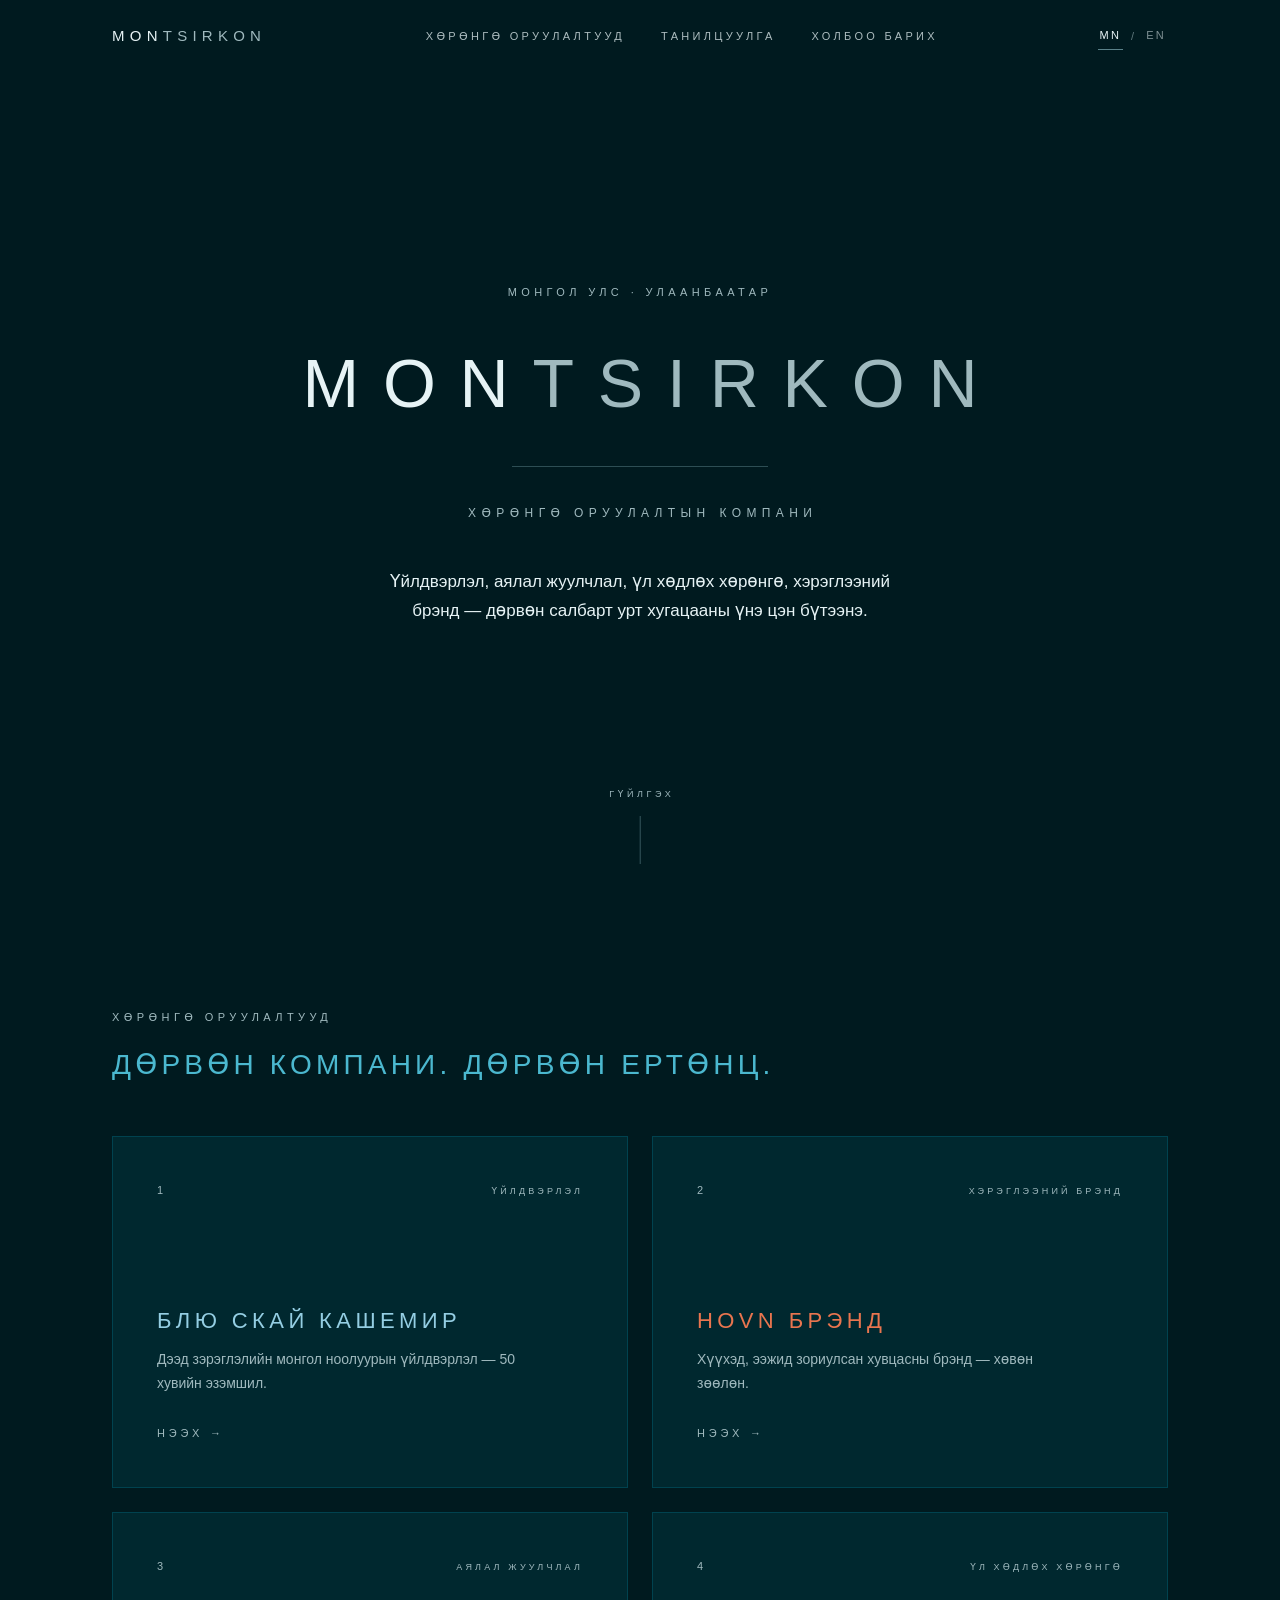
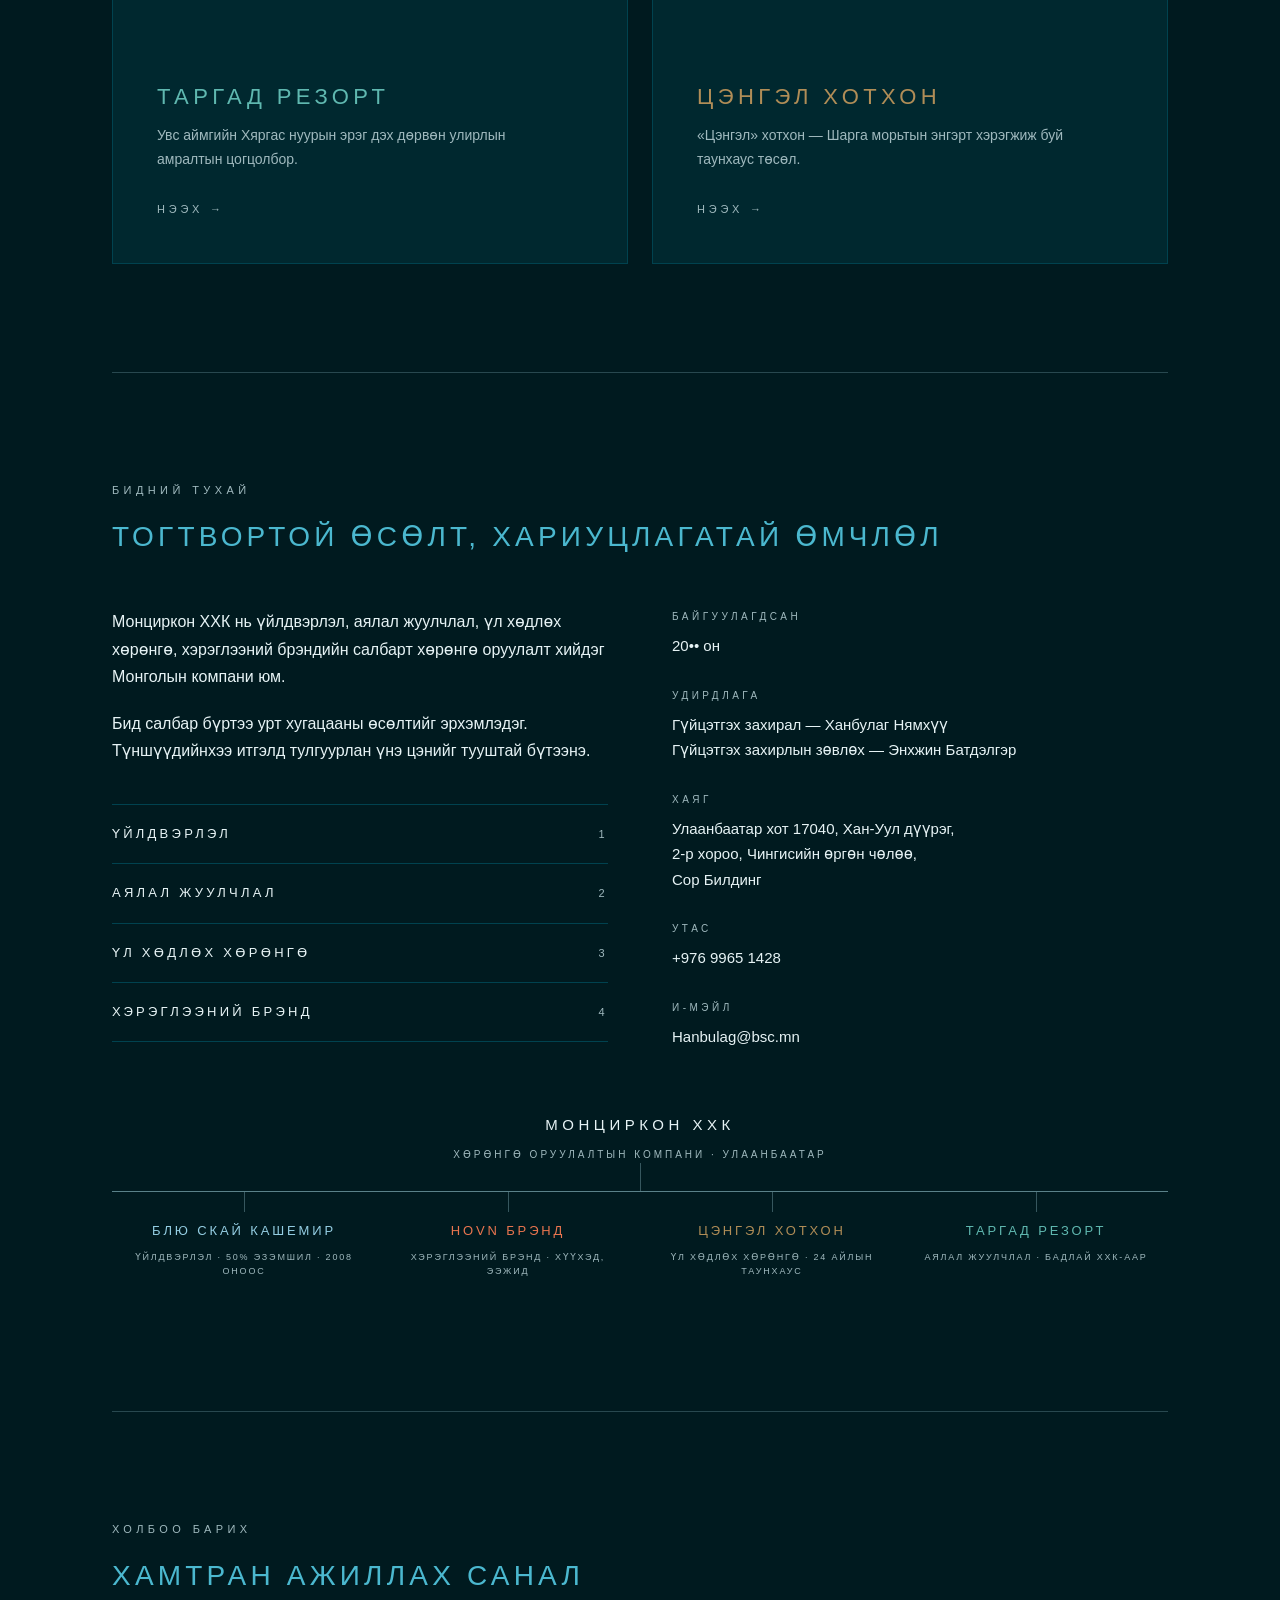
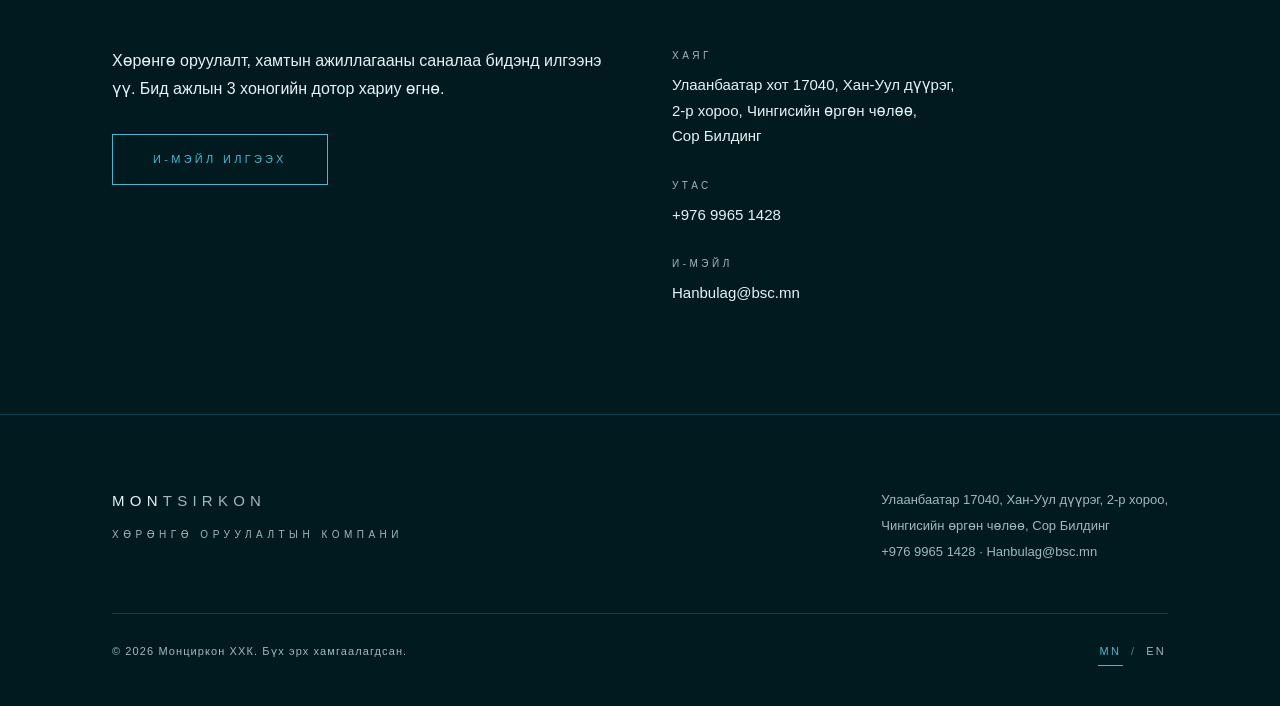
<file: index.html>
<!DOCTYPE html>
<html lang="mn">
<head>
  <meta charset="UTF-8">
  <meta name="viewport" content="width=device-width, initial-scale=1.0">
  <title>Монциркон ХХК — Хөрөнгө оруулалтын компани</title>
  <meta name="description" content="Монциркон ХХК нь үйлдвэрлэл, аялал жуулчлал, үл хөдлөх хөрөнгө, хэрэглээний брэндийн салбарт хөрөнгө оруулалт хийдэг Монголын компани юм.">
  <link rel="canonical" href="https://www.monzirkon.mn/">
  <meta property="og:type" content="website">
  <meta property="og:site_name" content="Montsirkon">
  <meta property="og:title" content="Монциркон ХХК — Хөрөнгө оруулалтын компани">
  <meta property="og:description" content="Үйлдвэрлэл, аялал жуулчлал, үл хөдлөх хөрөнгө, хэрэглээний брэнд — дөрвөн салбарт урт хугацааны үнэ цэн бүтээнэ.">
  <meta property="og:url" content="https://www.monzirkon.mn/">
  <meta property="og:locale" content="mn_MN">
  <meta property="og:locale:alternate" content="en_US">
  <meta property="og:image" content="https://www.monzirkon.mn/assets/og/og-index.jpg">
  <meta property="og:image:width" content="1200">
  <meta property="og:image:height" content="630">
  <meta name="theme-color" content="#001a1f">
  <link rel="apple-touch-icon" href="assets/apple-touch-icon.png">
  <link rel="manifest" href="site.webmanifest">
  <link rel="icon" type="image/svg+xml" href="data:image/svg+xml,%3Csvg xmlns='http://www.w3.org/2000/svg' viewBox='0 0 64 64'%3E%3Crect width='64' height='64' rx='8' fill='%23001A1F'/%3E%3Ctext x='32' y='43' font-family='Helvetica,Arial,sans-serif' font-size='30' font-weight='500' fill='%23E6F3F5' text-anchor='middle'%3EM%3C/text%3E%3C/svg%3E">
  <link rel="stylesheet" href="styles.css">
  <script>document.documentElement.classList.add("js");</script>
  <script type="application/ld+json">
{
  "@context": "https://schema.org",
  "@type": "Organization",
  "name": "Монциркон ХХК",
  "alternateName": [
    "Montsirkon",
    "Montsirkon LLC"
  ],
  "url": "https://www.monzirkon.mn/",
  "logo": "https://www.monzirkon.mn/assets/icon-512.png",
  "email": "Hanbulag@bsc.mn",
  "telephone": "+976 9965 1428",
  "address": {
    "@type": "PostalAddress",
    "streetAddress": "Чингисийн өргөн чөлөө, Сор Билдинг",
    "addressLocality": "Улаанбаатар",
    "addressRegion": "Хан-Уул дүүрэг, 2-р хороо",
    "postalCode": "17040",
    "addressCountry": "MN"
  }
}
  </script>
</head>
<body>
  <a class="skip-link" href="#main" data-i18n="a11y.skip">Агуулга руу очих</a>

  <header class="site-header">
    <div class="header-inner">
      <a class="wordmark" href="index.html" aria-label="Montsirkon — нүүр хуудас">MON<span>TSIRKON</span></a>
      <nav class="site-nav" id="site-nav" aria-label="Үндсэн цэс">
        <a href="#portfolio" data-i18n="nav.portfolio">Хөрөнгө оруулалтууд</a>
        <a href="#about" data-i18n="nav.about">Танилцуулга</a>
        <a href="#contact" data-i18n="nav.contact">Холбоо барих</a>
      </nav>
      <div class="lang-toggle" role="group" aria-label="Хэл / Language">
        <button type="button" data-lang="mn" aria-pressed="true">MN</button>
        <span class="lang-sep" aria-hidden="true">/</span>
        <button type="button" data-lang="en" aria-pressed="false">EN</button>
      </div>
      <button class="nav-toggle" type="button" aria-expanded="false" aria-controls="site-nav" aria-label="Цэс"></button>
    </div>
  </header>

  <main id="main">

    <!-- HERO — typography is the design -->
    <section class="hero">
      <p class="label hero-label" data-i18n="hero.label">Монгол Улс · Улаанбаатар</p>
      <h1 class="hero-wordmark">MON<span>TSIRKON</span></h1>
      <hr class="hero-rule" aria-hidden="true">
      <p class="hero-descriptor" data-i18n="brand.descriptor">Хөрөнгө оруулалтын компани</p>
      <p class="hero-tagline" data-i18n="hero.tagline">Үйлдвэрлэл, аялал жуулчлал, үл хөдлөх хөрөнгө, хэрэглээний брэнд — дөрвөн салбарт урт хугацааны үнэ цэн бүтээнэ.</p>
      <p class="scroll-cue" aria-hidden="true"><span data-i18n="hero.scroll">Гүйлгэх</span></p>
    </section>

    <!-- PORTFOLIO — the windows -->
    <section class="section" id="portfolio">
      <div class="container">
        <div class="section-head reveal">
          <p class="label" data-i18n="portfolio.label">Хөрөнгө оруулалтууд</p>
          <h2 data-i18n="portfolio.title">Дөрвөн компани. Дөрвөн ертөнц.</h2>
        </div>
        <div class="windows">
          <a class="window-card reveal" href="bluesky.html" style="--card-accent:#94cee3">
            <div class="card-top">
              <span class="card-index">1</span>
              <span class="card-sector" data-i18n="portfolio.sector1">Үйлдвэрлэл</span>
            </div>
            <div>
              <h3 class="card-name" data-i18n="portfolio.name1">Блю Скай Кашемир</h3>
              <p class="card-desc" data-i18n="portfolio.desc1">Дээд зэрэглэлийн монгол ноолуурын үйлдвэрлэл — 50 хувийн эзэмшил.</p>
              <p class="card-open" data-i18n="common.open">Нээх →</p>
            </div>
          </a>
          <a class="window-card reveal" href="hovn.html" style="--card-accent:#e9754f">
            <div class="card-top">
              <span class="card-index">2</span>
              <span class="card-sector" data-i18n="portfolio.sector2">Хэрэглээний брэнд</span>
            </div>
            <div>
              <h3 class="card-name" data-i18n="portfolio.name2">HOVN брэнд</h3>
              <p class="card-desc" data-i18n="portfolio.desc2">Хүүхэд, ээжид зориулсан хувцасны брэнд — хөвөн зөөлөн.</p>
              <p class="card-open" data-i18n="common.open">Нээх →</p>
            </div>
          </a>
          <a class="window-card reveal" href="targad.html" style="--card-accent:#5fb8b0">
            <div class="card-top">
              <span class="card-index">3</span>
              <span class="card-sector" data-i18n="portfolio.sector3">Аялал жуулчлал</span>
            </div>
            <div>
              <h3 class="card-name" data-i18n="portfolio.name3">Таргад резорт</h3>
              <p class="card-desc" data-i18n="portfolio.desc3">Увс аймгийн Хяргас нуурын эрэг дэх дөрвөн улирлын амралтын цогцолбор.</p>
              <p class="card-open" data-i18n="common.open">Нээх →</p>
            </div>
          </a>
          <a class="window-card reveal" href="residence.html" style="--card-accent:#b08d57">
            <div class="card-top">
              <span class="card-index">4</span>
              <span class="card-sector" data-i18n="portfolio.sector4">Үл хөдлөх хөрөнгө</span>
            </div>
            <div>
              <h3 class="card-name" data-i18n="portfolio.name4">Цэнгэл хотхон</h3>
              <p class="card-desc" data-i18n="portfolio.desc4">«Цэнгэл» хотхон — Шарга морьтын энгэрт хэрэгжиж буй таунхаус төсөл.</p>
              <p class="card-open" data-i18n="common.open">Нээх →</p>
            </div>
          </a>
        </div>
      </div>
    </section>

    <div class="container"><hr class="rule"></div>

    <!-- ABOUT -->
    <section class="section" id="about">
      <div class="container">
        <div class="section-head reveal">
          <p class="label" data-i18n="about.label">Бидний тухай</p>
          <h2 data-i18n="about.title">Тогтвортой өсөлт, хариуцлагатай өмчлөл</h2>
        </div>
        <div class="grid-2">
          <div class="prose reveal">
            <p data-i18n="about.p1">Монциркон ХХК нь үйлдвэрлэл, аялал жуулчлал, үл хөдлөх хөрөнгө, хэрэглээний брэндийн салбарт хөрөнгө оруулалт хийдэг Монголын компани юм.</p>
            <p data-i18n="about.p2">Бид салбар бүртээ урт хугацааны өсөлтийг эрхэмлэдэг. Түншүүдийнхээ итгэлд тулгуурлан үнэ цэнийг тууштай бүтээнэ.</p>
            <ul class="pillars" style="margin-top:2.5rem" aria-label="Салбарууд">
              <li><span data-i18n="about.pillar1">Үйлдвэрлэл</span><span class="pillar-index">1</span></li>
              <li><span data-i18n="about.pillar2">Аялал жуулчлал</span><span class="pillar-index">2</span></li>
              <li><span data-i18n="about.pillar3">Үл хөдлөх хөрөнгө</span><span class="pillar-index">3</span></li>
              <li><span data-i18n="about.pillar4">Хэрэглээний брэнд</span><span class="pillar-index">4</span></li>
            </ul>
          </div>
          <dl class="meta-list reveal">
            <div>
              <dt data-i18n="about.founded.label">Байгуулагдсан</dt>
              <dd data-i18n="about.founded.value">20•• он</dd> <!-- VERIFY: founding year -->
            </div>
            <div>
              <dt data-i18n="about.leadership.label">Удирдлага</dt>
              <dd data-i18n="about.leadership.value">Гүйцэтгэх захирал — Ханбулаг Нямхүү<br>Гүйцэтгэх захирлын зөвлөх — Энхжин Батдэлгэр</dd>
            </div>
            <div>
              <dt data-i18n="contact.address.label">Хаяг</dt>
              <dd data-i18n="contact.address">Улаанбаатар хот 17040, Хан-Уул дүүрэг,<br>2-р хороо, Чингисийн өргөн чөлөө,<br>Сор Билдинг</dd>
            </div>
            <div>
              <dt data-i18n="contact.phone.label">Утас</dt>
              <dd><a href="tel:+97699651428">+976 9965 1428</a></dd>
            </div>
            <div>
              <dt data-i18n="contact.email.label">И-мэйл</dt>
              <dd><a href="mailto:Hanbulag@bsc.mn">Hanbulag@bsc.mn</a></dd>
            </div>
          </dl>
        </div>
        <div class="group-map reveal" aria-label="Группийн бүтэц">
          <div class="group-root">
            <span class="group-name">Монциркон ХХК</span>
            <span class="group-sub" data-i18n="group.root">Хөрөнгө оруулалтын компани · Улаанбаатар</span>
          </div>
          <div class="group-branches">
            <a class="group-node" href="bluesky.html" style="--card-accent:#94cee3">
              <span class="group-node-name" data-i18n="portfolio.name1">Блю Скай Кашемир</span>
              <span class="group-node-sub" data-i18n="group.n1">Үйлдвэрлэл · 50% эзэмшил · 2008 оноос</span>
            </a>
            <a class="group-node" href="hovn.html" style="--card-accent:#e9754f">
              <span class="group-node-name" data-i18n="portfolio.name2">HOVN брэнд</span>
              <span class="group-node-sub" data-i18n="group.n2">Хэрэглээний брэнд · хүүхэд, ээжид</span>
            </a>
            <a class="group-node" href="residence.html" style="--card-accent:#b08d57">
              <span class="group-node-name" data-i18n="portfolio.name4">Цэнгэл хотхон</span>
              <span class="group-node-sub" data-i18n="group.n3">Үл хөдлөх хөрөнгө · 24 айлын таунхаус</span>
            </a>
            <a class="group-node" href="targad.html" style="--card-accent:#5fb8b0">
              <span class="group-node-name" data-i18n="portfolio.name3">Таргад резорт</span>
              <span class="group-node-sub" data-i18n="group.n4">Аялал жуулчлал · Бадлай ХХК-аар</span>
            </a>
          </div>
        </div>
      </div>
    </section>

    <div class="container"><hr class="rule"></div>

    <!-- CONTACT -->
    <section class="section" id="contact">
      <div class="container">
        <div class="section-head reveal">
          <p class="label" data-i18n="contactSec.label">Холбоо барих</p>
          <h2 data-i18n="contactSec.title">Хамтран ажиллах санал</h2>
        </div>
        <div class="grid-2 reveal">
          <div class="prose">
            <p data-i18n="contactSec.p1">Хөрөнгө оруулалт, хамтын ажиллагааны саналаа бидэнд илгээнэ үү. Бид ажлын 3 хоногийн дотор хариу өгнө.</p>
            <p style="margin-top:2rem"><a class="btn" href="mailto:Hanbulag@bsc.mn" data-i18n="contactSec.cta">И-мэйл илгээх</a></p>
          </div>
          <dl class="meta-list">
            <div>
              <dt data-i18n="contact.address.label">Хаяг</dt>
              <dd data-i18n="contact.address">Улаанбаатар хот 17040, Хан-Уул дүүрэг,<br>2-р хороо, Чингисийн өргөн чөлөө,<br>Сор Билдинг</dd>
            </div>
            <div>
              <dt data-i18n="contact.phone.label">Утас</dt>
              <dd><a href="tel:+97699651428">+976 9965 1428</a></dd>
            </div>
            <div>
              <dt data-i18n="contact.email.label">И-мэйл</dt>
              <dd><a href="mailto:Hanbulag@bsc.mn">Hanbulag@bsc.mn</a></dd>
            </div>
          </dl>
        </div>
      </div>
    </section>
  </main>

  <footer class="site-footer">
    <div class="container">
      <div class="footer-grid">
        <div class="footer-brand">
          <a class="wordmark" href="index.html">MON<span>TSIRKON</span></a>
          <span class="wordmark-descriptor" data-i18n="brand.descriptor">Хөрөнгө оруулалтын компани</span>
        </div>
        <address class="footer-contact">
          <span data-i18n="footer.address">Улаанбаатар 17040, Хан-Уул дүүрэг, 2-р хороо,<br>Чингисийн өргөн чөлөө, Сор Билдинг</span><br>
          <a href="tel:+97699651428">+976 9965 1428</a> · <a href="mailto:Hanbulag@bsc.mn">Hanbulag@bsc.mn</a>
        </address>
      </div>
      <div class="footer-bottom">
        <span data-i18n="footer.rights">© 2026 Монциркон ХХК. Бүх эрх хамгаалагдсан.</span>
        <div class="lang-toggle" role="group" aria-label="Хэл / Language">
          <button type="button" data-lang="mn" aria-pressed="true">MN</button>
          <span class="lang-sep" aria-hidden="true">/</span>
          <button type="button" data-lang="en" aria-pressed="false">EN</button>
        </div>
      </div>
    </div>
  </footer>

  <script>
    window.PAGE_I18N = {
      "meta.title": {
        "mn": "Монциркон ХХК — Хөрөнгө оруулалтын компани",
        "en": "Montsirkon LLC — Investment Company"
      },
      "meta.desc": {
        "mn": "Монциркон ХХК нь үйлдвэрлэл, аялал жуулчлал, үл хөдлөх хөрөнгө, хэрэглээний брэндийн салбарт хөрөнгө оруулалт хийдэг Монголын компани юм.",
        "en": "Montsirkon LLC is a diversified Mongolian investment company with holdings in manufacturing, tourism, real estate and consumer brands."
      },
      "a11y.skip": {
        "mn": "Агуулга руу очих",
        "en": "Skip to content"
      },
      "hero.label": {
        "mn": "Монгол Улс · Улаанбаатар",
        "en": "Ulaanbaatar · Mongolia"
      },
      "hero.tagline": {
        "mn": "Үйлдвэрлэл, аялал жуулчлал, үл хөдлөх хөрөнгө, хэрэглээний брэнд — дөрвөн салбарт урт хугацааны үнэ цэн бүтээнэ.",
        "en": "Building long-term value across manufacturing, tourism, real estate and consumer brands."
      },
      "hero.scroll": {
        "mn": "Гүйлгэх",
        "en": "Scroll"
      },
      "about.label": {
        "mn": "Бидний тухай",
        "en": "About us"
      },
      "about.title": {
        "mn": "Тогтвортой өсөлт, хариуцлагатай өмчлөл",
        "en": "Enduring growth, responsible ownership"
      },
      "about.p1": {
        "mn": "Монциркон ХХК нь үйлдвэрлэл, аялал жуулчлал, үл хөдлөх хөрөнгө, хэрэглээний брэндийн салбарт хөрөнгө оруулалт хийдэг Монголын компани юм.",
        "en": "Montsirkon LLC is a diversified Mongolian investment company with holdings in manufacturing, tourism, real estate and consumer brands."
      },
      "about.p2": {
        "mn": "Бид салбар бүртээ урт хугацааны өсөлтийг эрхэмлэдэг. Түншүүдийнхээ итгэлд тулгуурлан үнэ цэнийг тууштай бүтээнэ.",
        "en": "In every sector we favour long-term growth. We build value consistently, on the trust of our partners."
      },
      "about.pillar1": {
        "mn": "Үйлдвэрлэл",
        "en": "Manufacturing"
      },
      "about.pillar2": {
        "mn": "Аялал жуулчлал",
        "en": "Tourism"
      },
      "about.pillar3": {
        "mn": "Үл хөдлөх хөрөнгө",
        "en": "Real estate"
      },
      "about.pillar4": {
        "mn": "Хэрэглээний брэнд",
        "en": "Consumer brands"
      },
      "about.founded.label": {
        "mn": "Байгуулагдсан",
        "en": "Founded"
      },
      "about.founded.value": {
        "mn": "20•• он",
        "en": "20••"
      },
      "about.leadership.label": {
        "mn": "Удирдлага",
        "en": "Leadership"
      },
      "about.leadership.value": {
        "mn": "Гүйцэтгэх захирал — Ханбулаг Нямхүү<br>Гүйцэтгэх захирлын зөвлөх — Энхжин Батдэлгэр",
        "en": "Managing Director — Khanbulag Nyamkhuu<br>Adviser to the Managing Director — Enkhjin Batdelger"
      },
      "portfolio.label": {
        "mn": "Хөрөнгө оруулалтууд",
        "en": "Portfolio"
      },
      "portfolio.title": {
        "mn": "Дөрвөн компани. Дөрвөн ертөнц.",
        "en": "Four companies. Four worlds."
      },
      "portfolio.name1": {
        "mn": "Блю Скай Кашемир",
        "en": "Blue Sky Cashmere"
      },
      "portfolio.name2": {
        "mn": "HOVN брэнд",
        "en": "HOVN"
      },
      "portfolio.name3": {
        "mn": "Таргад резорт",
        "en": "Targad Resort"
      },
      "portfolio.name4": {
        "mn": "Цэнгэл хотхон",
        "en": "Tsengel Residence"
      },
      "portfolio.sector1": {
        "mn": "Үйлдвэрлэл",
        "en": "Manufacturing"
      },
      "portfolio.sector2": {
        "mn": "Хэрэглээний брэнд",
        "en": "Consumer brand"
      },
      "portfolio.sector3": {
        "mn": "Аялал жуулчлал",
        "en": "Tourism"
      },
      "portfolio.sector4": {
        "mn": "Үл хөдлөх хөрөнгө",
        "en": "Real estate"
      },
      "portfolio.desc1": {
        "mn": "Дээд зэрэглэлийн монгол ноолуурын үйлдвэрлэл — 50 хувийн эзэмшил.",
        "en": "Premium Mongolian cashmere manufacturing — 50% ownership."
      },
      "portfolio.desc2": {
        "mn": "Хүүхэд, ээжид зориулсан хувцасны брэнд — хөвөн зөөлөн.",
        "en": "Clothing for children and their moms — floats on clouds."
      },
      "portfolio.desc3": {
        "mn": "Увс аймгийн Хяргас нуурын эрэг дэх дөрвөн улирлын амралтын цогцолбор.",
        "en": "A four-season resort on Khyargas Lake, Uvs Province."
      },
      "portfolio.desc4": {
        "mn": "«Цэнгэл» хотхон — Шарга морьтын энгэрт хэрэгжиж буй таунхаус төсөл.",
        "en": "Tsengel — a townhouse complex taking shape at Sharga Morit, Ulaanbaatar."
      },
      "contactSec.label": {
        "mn": "Холбоо барих",
        "en": "Contact"
      },
      "contactSec.title": {
        "mn": "Хамтран ажиллах санал",
        "en": "Working together"
      },
      "contactSec.p1": {
        "mn": "Хөрөнгө оруулалт, хамтын ажиллагааны саналаа бидэнд илгээнэ үү. Бид ажлын 3 хоногийн дотор хариу өгнө.",
        "en": "For investment and partnership enquiries, write to us — we reply within three working days."
      },
      "contactSec.cta": {
        "mn": "И-мэйл илгээх",
        "en": "Send an email"
      },
      "group.root": {
        "mn": "Хөрөнгө оруулалтын компани · Улаанбаатар",
        "en": "Investment company · Ulaanbaatar"
      },
      "group.n1": {
        "mn": "Үйлдвэрлэл · 50% эзэмшил · 2008 оноос",
        "en": "Manufacturing · 50% holding · since 2008"
      },
      "group.n2": {
        "mn": "Хэрэглээний брэнд · хүүхэд, ээжид",
        "en": "Consumer brand · children and their moms"
      },
      "group.n3": {
        "mn": "Үл хөдлөх хөрөнгө · 24 айлын таунхаус",
        "en": "Real estate · 24 townhomes"
      },
      "group.n4": {
        "mn": "Аялал жуулчлал · Бадлай ХХК-аар",
        "en": "Tourism · via Badlai LLC"
      }
    };
  </script>
  <script src="app.js" defer></script>
</body>
</html>
</file>
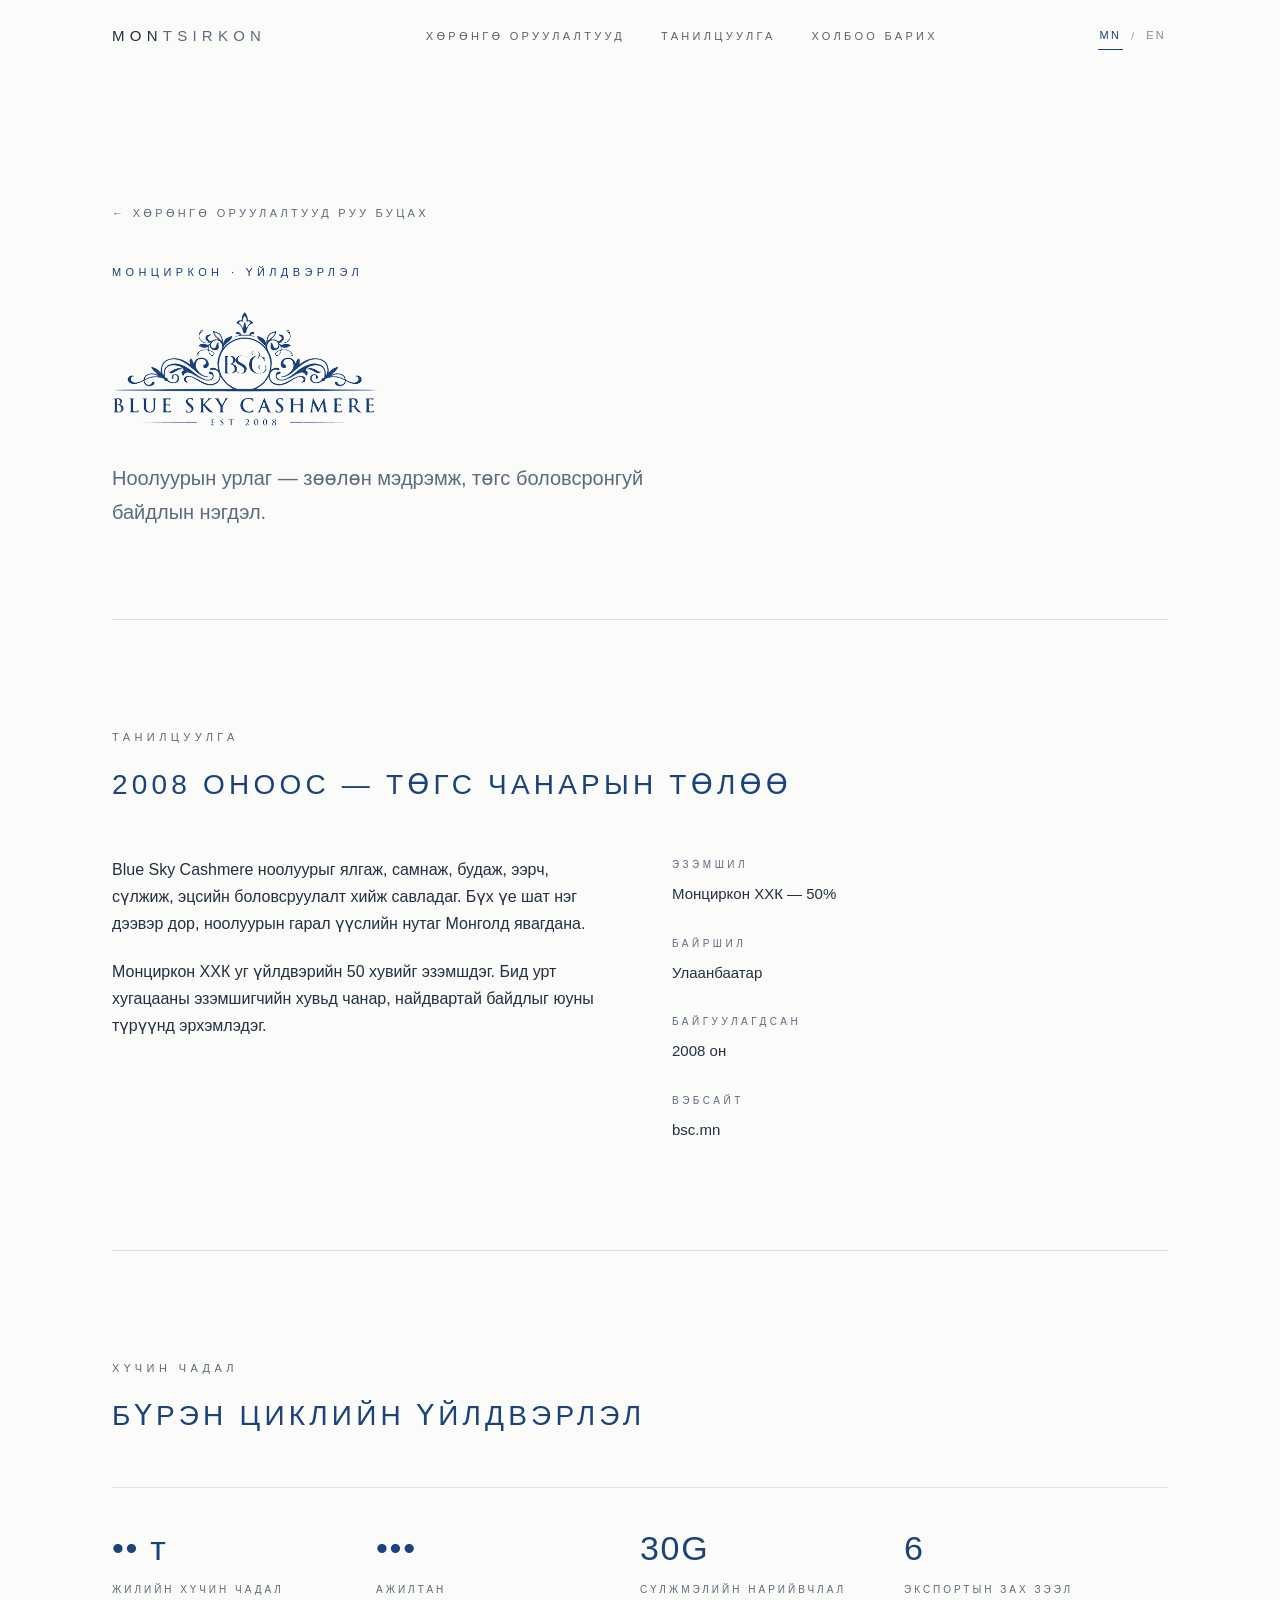
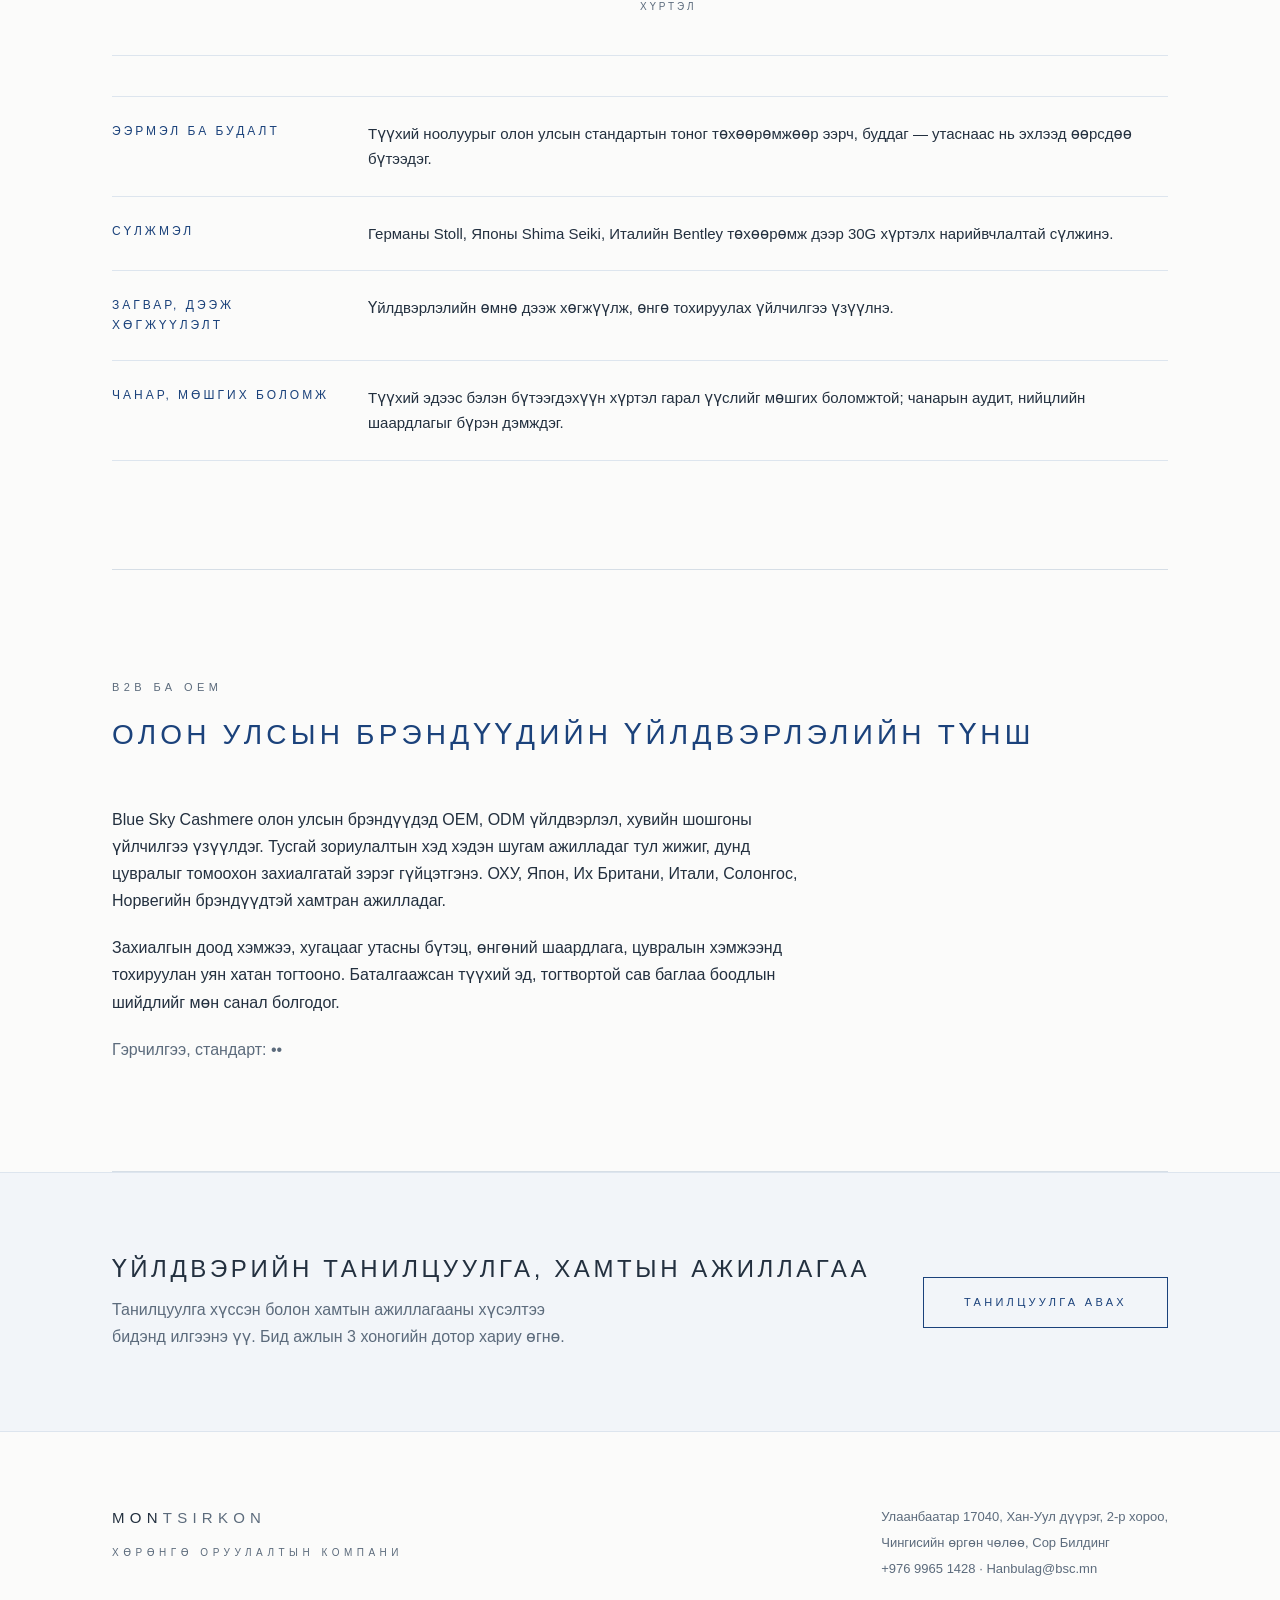
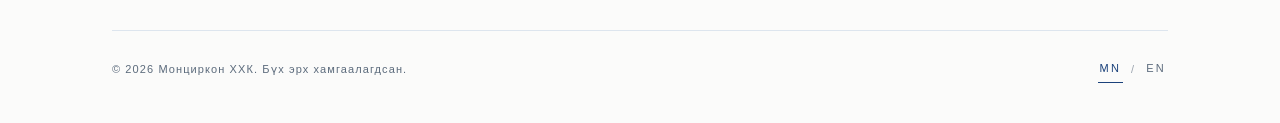
<file: bluesky.html>
<!DOCTYPE html>
<html lang="mn">
<head>
  <meta charset="UTF-8">
  <meta name="viewport" content="width=device-width, initial-scale=1.0">
  <title>Blue Sky Cashmere — Монциркон ХХК</title>
  <meta name="description" content="Ноолуурын урлаг, 2008 оноос. Будалт, ээрмэл, сүлжмэлийн бүрэн нэгдсэн монгол үйлдвэр — олон улсын брэндүүдийн OEM, B2B түнш. Монциркон ХХК-ийн 50 хувийн эзэмшил.">
  <link rel="canonical" href="https://www.monzirkon.mn/bluesky.html">
  <meta property="og:type" content="website">
  <meta property="og:site_name" content="Montsirkon">
  <meta property="og:title" content="Blue Sky Cashmere — Монциркон ХХК">
  <meta property="og:description" content="Ноолуурын урлаг, 2008 оноос. Будалт, ээрмэл, сүлжмэлийн бүрэн нэгдсэн монгол үйлдвэр — олон улсын брэндүүдийн OEM, B2B түнш.">
  <meta property="og:url" content="https://www.monzirkon.mn/bluesky.html">
  <meta property="og:locale" content="mn_MN">
  <meta property="og:locale:alternate" content="en_US">
  <meta property="og:image" content="https://www.monzirkon.mn/assets/og/og-bluesky.jpg">
  <meta property="og:image:width" content="1200">
  <meta property="og:image:height" content="630">
  <meta name="theme-color" content="#fbfbfa">
  <link rel="apple-touch-icon" href="assets/apple-touch-icon.png">
  <link rel="manifest" href="site.webmanifest">
  <link rel="icon" type="image/svg+xml" href="data:image/svg+xml,%3Csvg xmlns='http://www.w3.org/2000/svg' viewBox='0 0 64 64'%3E%3Crect width='64' height='64' rx='8' fill='%23001A1F'/%3E%3Ctext x='32' y='43' font-family='Helvetica,Arial,sans-serif' font-size='30' font-weight='500' fill='%23E6F3F5' text-anchor='middle'%3EM%3C/text%3E%3C/svg%3E">
  <link rel="stylesheet" href="styles.css">
  <script>document.documentElement.classList.add("js");</script>
  <script type="application/ld+json">
{
  "@context": "https://schema.org",
  "@type": "BreadcrumbList",
  "itemListElement": [
    {
      "@type": "ListItem",
      "position": 1,
      "name": "Нүүр",
      "item": "https://www.monzirkon.mn/"
    },
    {
      "@type": "ListItem",
      "position": 2,
      "name": "Blue Sky Cashmere",
      "item": "https://www.monzirkon.mn/bluesky.html"
    }
  ]
}
  </script>
</head>
<body data-theme="bluesky">
  <a class="skip-link" href="#main" data-i18n="a11y.skip">Агуулга руу очих</a>

  <header class="site-header">
    <div class="header-inner">
      <a class="wordmark" href="index.html" aria-label="Montsirkon — нүүр хуудас">MON<span>TSIRKON</span></a>
      <nav class="site-nav" id="site-nav" aria-label="Үндсэн цэс">
        <a href="index.html#portfolio" data-i18n="nav.portfolio">Хөрөнгө оруулалтууд</a>
        <a href="index.html#about" data-i18n="nav.about">Танилцуулга</a>
        <a href="index.html#contact" data-i18n="nav.contact">Холбоо барих</a>
      </nav>
      <div class="lang-toggle" role="group" aria-label="Хэл / Language">
        <button type="button" data-lang="mn" aria-pressed="true">MN</button>
        <span class="lang-sep" aria-hidden="true">/</span>
        <button type="button" data-lang="en" aria-pressed="false">EN</button>
      </div>
      <button class="nav-toggle" type="button" aria-expanded="false" aria-controls="site-nav" aria-label="Цэс"></button>
    </div>
  </header>

  <main id="main">

    <!-- SUB-HERO -->
    <section class="subhero">
      <div class="container">
        <a class="back-link" href="index.html#portfolio" data-i18n="common.back">← Хөрөнгө оруулалтууд руу буцах</a>
        <p class="label" data-i18n="page.label">Монциркон · Үйлдвэрлэл</p>
        <h1 class="brand-h1"><img class="logo-tall" src="assets/bsc-logo.png" alt="Blue Sky Cashmere" width="512" height="231"></h1>
        <p class="lead" data-i18n="page.lead">Ноолуурын урлаг — зөөлөн мэдрэмж, төгс боловсронгуй байдлын нэгдэл.</p>
      </div>
    </section>

    <div class="container"><hr class="rule"></div>

    <!-- 01 — OVERVIEW -->
    <section class="section" id="overview">
      <div class="container">
        <div class="section-head reveal">
          <p class="label" data-i18n="overview.label">Танилцуулга</p>
          <h2 data-i18n="overview.title">2008 оноос — төгс чанарын төлөө</h2>
        </div>
        <div class="grid-2">
          <div class="prose reveal">
            <p data-i18n="overview.p1">Blue Sky Cashmere ноолуурыг ялгаж, самнаж, будаж, ээрч, сүлжиж, эцсийн боловсруулалт хийж савладаг. Бүх үе шат нэг дээвэр дор, ноолуурын гарал үүслийн нутаг Монголд явагдана.</p>
            <p data-i18n="overview.p2">Монциркон ХХК уг үйлдвэрийн 50 хувийг эзэмшдэг. Бид урт хугацааны эзэмшигчийн хувьд чанар, найдвартай байдлыг юуны түрүүнд эрхэмлэдэг.</p>
          </div>
          <dl class="meta-list reveal">
            <div>
              <dt data-i18n="overview.own.label">Эзэмшил</dt>
              <dd data-i18n="overview.own.value">Монциркон ХХК — 50%</dd>
            </div>
            <div>
              <dt data-i18n="overview.loc.label">Байршил</dt>
              <dd data-i18n="overview.loc.value">Улаанбаатар</dd> <!-- VERIFY: factory location -->
            </div>
            <div>
              <dt data-i18n="overview.founded.label">Байгуулагдсан</dt>
              <dd data-i18n="overview.founded.value">2008 он</dd> <!-- per bsc.mn logo: EST 2008 -->
            </div>
            <div>
              <dt data-i18n="overview.web.label">Вэбсайт</dt>
              <dd><a href="https://www.bsc.mn" target="_blank" rel="noopener">bsc.mn</a></dd>
            </div>
          </dl>
        </div>
      </div>
    </section>

    <div class="container"><hr class="rule"></div>

    <!-- 02 — CAPABILITIES -->
    <section class="section" id="capabilities">
      <div class="container">
        <div class="section-head reveal">
          <p class="label" data-i18n="cap.label">Хүчин чадал</p>
          <h2 data-i18n="cap.title">Бүрэн циклийн үйлдвэрлэл</h2>
        </div>
        <div class="stats stats-4 reveal">
          <div class="stat">
            <p class="stat-value" data-i18n="cap.stat1.value">•• т</p> <!-- VERIFY: annual capacity in tonnes -->
            <p class="stat-label" data-i18n="cap.stat1.label">Жилийн хүчин чадал</p>
          </div>
          <div class="stat">
            <p class="stat-value" data-i18n="cap.stat2.value">•••</p> <!-- VERIFY: number of employees -->
            <p class="stat-label" data-i18n="cap.stat2.label">Ажилтан</p>
          </div>
          <div class="stat">
            <p class="stat-value" data-i18n="cap.stat3.value">30G</p> <!-- per bsc.mn: up to 30-gauge knitting -->
            <p class="stat-label" data-i18n="cap.stat3.label">Сүлжмэлийн нарийвчлал хүртэл</p>
          </div>
          <div class="stat">
            <p class="stat-value" data-i18n="cap.stat4.value">6</p> <!-- per bsc.mn: Russia, Japan, UK, Italy, Korea, Norway -->
            <p class="stat-label" data-i18n="cap.stat4.label">Экспортын зах зээл</p>
          </div>
        </div>
        <ul class="feature-list reveal" style="margin-top:2.5rem">
          <li>
            <span class="feature-name" data-i18n="cap.f1.name">Ээрмэл ба будалт</span>
            <span class="feature-desc" data-i18n="cap.f1.desc">Түүхий ноолуурыг олон улсын стандартын тоног төхөөрөмжөөр ээрч, буддаг — утаснаас нь эхлээд өөрсдөө бүтээдэг.</span>
          </li>
          <li>
            <span class="feature-name" data-i18n="cap.f2.name">Сүлжмэл</span>
            <span class="feature-desc" data-i18n="cap.f2.desc">Германы Stoll, Японы Shima Seiki, Италийн Bentley төхөөрөмж дээр 30G хүртэлх нарийвчлалтай сүлжинэ.</span>
          </li>
          <li>
            <span class="feature-name" data-i18n="cap.f3.name">Загвар, дээж хөгжүүлэлт</span>
            <span class="feature-desc" data-i18n="cap.f3.desc">Үйлдвэрлэлийн өмнө дээж хөгжүүлж, өнгө тохируулах үйлчилгээ үзүүлнэ.</span>
          </li>
          <li>
            <span class="feature-name" data-i18n="cap.f4.name">Чанар, мөшгих боломж</span>
            <span class="feature-desc" data-i18n="cap.f4.desc">Түүхий эдээс бэлэн бүтээгдэхүүн хүртэл гарал үүслийг мөшгих боломжтой; чанарын аудит, нийцлийн шаардлагыг бүрэн дэмждэг.</span>
          </li>
        </ul>
      </div>
    </section>

    <div class="container"><hr class="rule"></div>

    <!-- 03 — B2B & OEM -->
    <section class="section" id="b2b">
      <div class="container">
        <div class="section-head reveal">
          <p class="label" data-i18n="b2b.label">B2B ба OEM</p>
          <h2 data-i18n="b2b.title">Олон улсын брэндүүдийн үйлдвэрлэлийн түнш</h2>
        </div>
        <div class="prose reveal">
          <p data-i18n="b2b.p1">Blue Sky Cashmere олон улсын брэндүүдэд OEM, ODM үйлдвэрлэл, хувийн шошгоны үйлчилгээ үзүүлдэг. Тусгай зориулалтын хэд хэдэн шугам ажилладаг тул жижиг, дунд цувралыг томоохон захиалгатай зэрэг гүйцэтгэнэ. ОХУ, Япон, Их Британи, Итали, Солонгос, Норвегийн брэндүүдтэй хамтран ажилладаг.</p>
          <p data-i18n="b2b.p2">Захиалгын доод хэмжээ, хугацааг утасны бүтэц, өнгөний шаардлага, цувралын хэмжээнд тохируулан уян хатан тогтооно. Баталгаажсан түүхий эд, тогтвортой сав баглаа боодлын шийдлийг мөн санал болгодог.</p>
          <p class="muted" data-i18n="b2b.cert">Гэрчилгээ, стандарт: ••</p> <!-- VERIFY: certifications (e.g. SFA, OEKO-TEX) -->
        </div>
      </div>
    </section>

    <div class="container"><hr class="rule"></div>

    <!-- CTA -->
    <section class="cta-band">
      <div class="container reveal">
        <div>
          <h2 data-i18n="cta.title">Үйлдвэрийн танилцуулга, хамтын ажиллагаа</h2>
          <p data-i18n="cta.p">Танилцуулга хүссэн болон хамтын ажиллагааны хүсэлтээ бидэнд илгээнэ үү. Бид ажлын 3 хоногийн дотор хариу өгнө.</p>
        </div>
        <a class="btn" href="mailto:Hanbulag@bsc.mn?subject=Blue%20Sky%20Cashmere" data-i18n="cta.btn">Танилцуулга авах</a>
      </div>
    </section>
  </main>

  <footer class="site-footer">
    <div class="container">
      <div class="footer-grid">
        <div class="footer-brand">
          <a class="wordmark" href="index.html">MON<span>TSIRKON</span></a>
          <span class="wordmark-descriptor" data-i18n="brand.descriptor">Хөрөнгө оруулалтын компани</span>
        </div>
        <address class="footer-contact">
          <span data-i18n="footer.address">Улаанбаатар 17040, Хан-Уул дүүрэг, 2-р хороо,<br>Чингисийн өргөн чөлөө, Сор Билдинг</span><br>
          <a href="tel:+97699651428">+976 9965 1428</a> · <a href="mailto:Hanbulag@bsc.mn">Hanbulag@bsc.mn</a>
        </address>
      </div>
      <div class="footer-bottom">
        <span data-i18n="footer.rights">© 2026 Монциркон ХХК. Бүх эрх хамгаалагдсан.</span>
        <div class="lang-toggle" role="group" aria-label="Хэл / Language">
          <button type="button" data-lang="mn" aria-pressed="true">MN</button>
          <span class="lang-sep" aria-hidden="true">/</span>
          <button type="button" data-lang="en" aria-pressed="false">EN</button>
        </div>
      </div>
    </div>
  </footer>

  <script>
    window.PAGE_I18N = {
      "meta.title": {
        "mn": "Blue Sky Cashmere — Монциркон ХХК",
        "en": "Blue Sky Cashmere — Montsirkon LLC"
      },
      "meta.desc": {
        "mn": "Ноолуурын урлаг, 2008 оноос. Будалт, ээрмэл, сүлжмэлийн бүрэн нэгдсэн монгол үйлдвэр — олон улсын брэндүүдийн OEM, B2B түнш. Монциркон ХХК-ийн 50 хувийн эзэмшил.",
        "en": "The art of cashmere since 2008. A fully integrated Mongolian mill — dyeing, spinning, knitting — and OEM/B2B partner to international brands. A 50% holding of Montsirkon LLC."
      },
      "page.label": {
        "mn": "Монциркон · Үйлдвэрлэл",
        "en": "Montsirkon portfolio · Manufacturing"
      },
      "page.lead": {
        "mn": "Ноолуурын урлаг — зөөлөн мэдрэмж, төгс боловсронгуй байдлын нэгдэл.",
        "en": "The art of cashmere — where softness meets sophistication."
      },
      "overview.label": {
        "mn": "Танилцуулга",
        "en": "Overview"
      },
      "overview.title": {
        "mn": "2008 оноос — төгс чанарын төлөө",
        "en": "Dedicated to excellence since 2008"
      },
      "overview.p1": {
        "mn": "Blue Sky Cashmere ноолуурыг ялгаж, самнаж, будаж, ээрч, сүлжиж, эцсийн боловсруулалт хийж савладаг. Бүх үе шат нэг дээвэр дор, ноолуурын гарал үүслийн нутаг Монголд явагдана.",
        "en": "Blue Sky Cashmere sorts, dehairs, dyes, spins, knits, finishes and packs. Every step runs under one roof in Mongolia, at the source of the fibre."
      },
      "overview.p2": {
        "mn": "Монциркон ХХК уг үйлдвэрийн 50 хувийг эзэмшдэг. Бид урт хугацааны эзэмшигчийн хувьд чанар, найдвартай байдлыг юуны түрүүнд эрхэмлэдэг.",
        "en": "Montsirkon LLC holds 50% of the factory. As a long-term owner, we place quality and reliability above all else."
      },
      "overview.own.label": {
        "mn": "Эзэмшил",
        "en": "Ownership"
      },
      "overview.own.value": {
        "mn": "Монциркон ХХК — 50%",
        "en": "Montsirkon LLC — 50%"
      },
      "overview.loc.label": {
        "mn": "Байршил",
        "en": "Location"
      },
      "overview.loc.value": {
        "mn": "Улаанбаатар",
        "en": "Ulaanbaatar"
      },
      "overview.founded.label": {
        "mn": "Байгуулагдсан",
        "en": "Founded"
      },
      "overview.founded.value": {
        "mn": "2008 он",
        "en": "2008"
      },
      "overview.web.label": {
        "mn": "Вэбсайт",
        "en": "Website"
      },
      "cap.label": {
        "mn": "Хүчин чадал",
        "en": "Capabilities"
      },
      "cap.title": {
        "mn": "Бүрэн циклийн үйлдвэрлэл",
        "en": "Full-cycle production"
      },
      "cap.stat1.value": {
        "mn": "•• т",
        "en": "•• t"
      },
      "cap.stat1.label": {
        "mn": "Жилийн хүчин чадал",
        "en": "Annual capacity"
      },
      "cap.stat2.value": {
        "mn": "•••",
        "en": "•••"
      },
      "cap.stat2.label": {
        "mn": "Ажилтан",
        "en": "Employees"
      },
      "cap.stat3.value": {
        "mn": "30G",
        "en": "30G"
      },
      "cap.stat3.label": {
        "mn": "Сүлжмэлийн нарийвчлал хүртэл",
        "en": "Knitting gauge, up to"
      },
      "cap.stat4.value": {
        "mn": "6",
        "en": "6"
      },
      "cap.stat4.label": {
        "mn": "Экспортын зах зээл",
        "en": "Export markets"
      },
      "cap.f1.name": {
        "mn": "Ээрмэл ба будалт",
        "en": "Spinning & dyeing"
      },
      "cap.f1.desc": {
        "mn": "Түүхий ноолуурыг олон улсын стандартын тоног төхөөрөмжөөр ээрч, буддаг — утаснаас нь эхлээд өөрсдөө бүтээдэг.",
        "en": "Fibre is spun and dyed in-house on international-standard equipment — we make our own yarn."
      },
      "cap.f2.name": {
        "mn": "Сүлжмэл",
        "en": "Knitting"
      },
      "cap.f2.desc": {
        "mn": "Германы Stoll, Японы Shima Seiki, Италийн Bentley төхөөрөмж дээр 30G хүртэлх нарийвчлалтай сүлжинэ.",
        "en": "Knitted on German Stoll, Japanese Shima Seiki and Italian Bentley machines, in gauges up to 30G."
      },
      "cap.f3.name": {
        "mn": "Загвар, дээж хөгжүүлэлт",
        "en": "Design & sampling"
      },
      "cap.f3.desc": {
        "mn": "Үйлдвэрлэлийн өмнө дээж хөгжүүлж, өнгө тохируулах үйлчилгээ үзүүлнэ.",
        "en": "Sample development and colour-matching ahead of every production run."
      },
      "cap.f4.name": {
        "mn": "Чанар, мөшгих боломж",
        "en": "Quality & traceability"
      },
      "cap.f4.desc": {
        "mn": "Түүхий эдээс бэлэн бүтээгдэхүүн хүртэл гарал үүслийг мөшгих боломжтой; чанарын аудит, нийцлийн шаардлагыг бүрэн дэмждэг.",
        "en": "Traceability from raw fibre to finished piece; quality audits and compliance requests fully supported."
      },
      "b2b.label": {
        "mn": "B2B ба OEM",
        "en": "B2B & OEM"
      },
      "b2b.title": {
        "mn": "Олон улсын брэндүүдийн үйлдвэрлэлийн түнш",
        "en": "A manufacturing partner to international brands"
      },
      "b2b.p1": {
        "mn": "Blue Sky Cashmere олон улсын брэндүүдэд OEM, ODM үйлдвэрлэл, хувийн шошгоны үйлчилгээ үзүүлдэг. Тусгай зориулалтын хэд хэдэн шугам ажилладаг тул жижиг, дунд цувралыг томоохон захиалгатай зэрэг гүйцэтгэнэ. ОХУ, Япон, Их Британи, Итали, Солонгос, Норвегийн брэндүүдтэй хамтран ажилладаг.",
        "en": "Blue Sky Cashmere provides OEM/ODM and private-label manufacturing for international brands. Several dedicated lines run, so small and medium batches proceed alongside larger orders. Clients include brands in Russia, Japan, the UK, Italy, Korea and Norway."
      },
      "b2b.p2": {
        "mn": "Захиалгын доод хэмжээ, хугацааг утасны бүтэц, өнгөний шаардлага, цувралын хэмжээнд тохируулан уян хатан тогтооно. Баталгаажсан түүхий эд, тогтвортой сав баглаа боодлын шийдлийг мөн санал болгодог.",
        "en": "Minimums and lead times stay flexible to yarn construction, colour requirements and order scale. Certified fibres and sustainable packaging are available on request."
      },
      "b2b.cert": {
        "mn": "Гэрчилгээ, стандарт: ••",
        "en": "Certifications & standards: ••"
      },
      "cta.title": {
        "mn": "Үйлдвэрийн танилцуулга, хамтын ажиллагаа",
        "en": "Factory profile & partnership"
      },
      "cta.p": {
        "mn": "Танилцуулга хүссэн болон хамтын ажиллагааны хүсэлтээ бидэнд илгээнэ үү. Бид ажлын 3 хоногийн дотор хариу өгнө.",
        "en": "For a factory profile or partnership enquiries, write to us — we reply within three working days."
      },
      "cta.btn": {
        "mn": "Танилцуулга авах",
        "en": "Request factory profile"
      }
    };
  </script>
  <script src="app.js" defer></script>
</body>
</html>
</file>
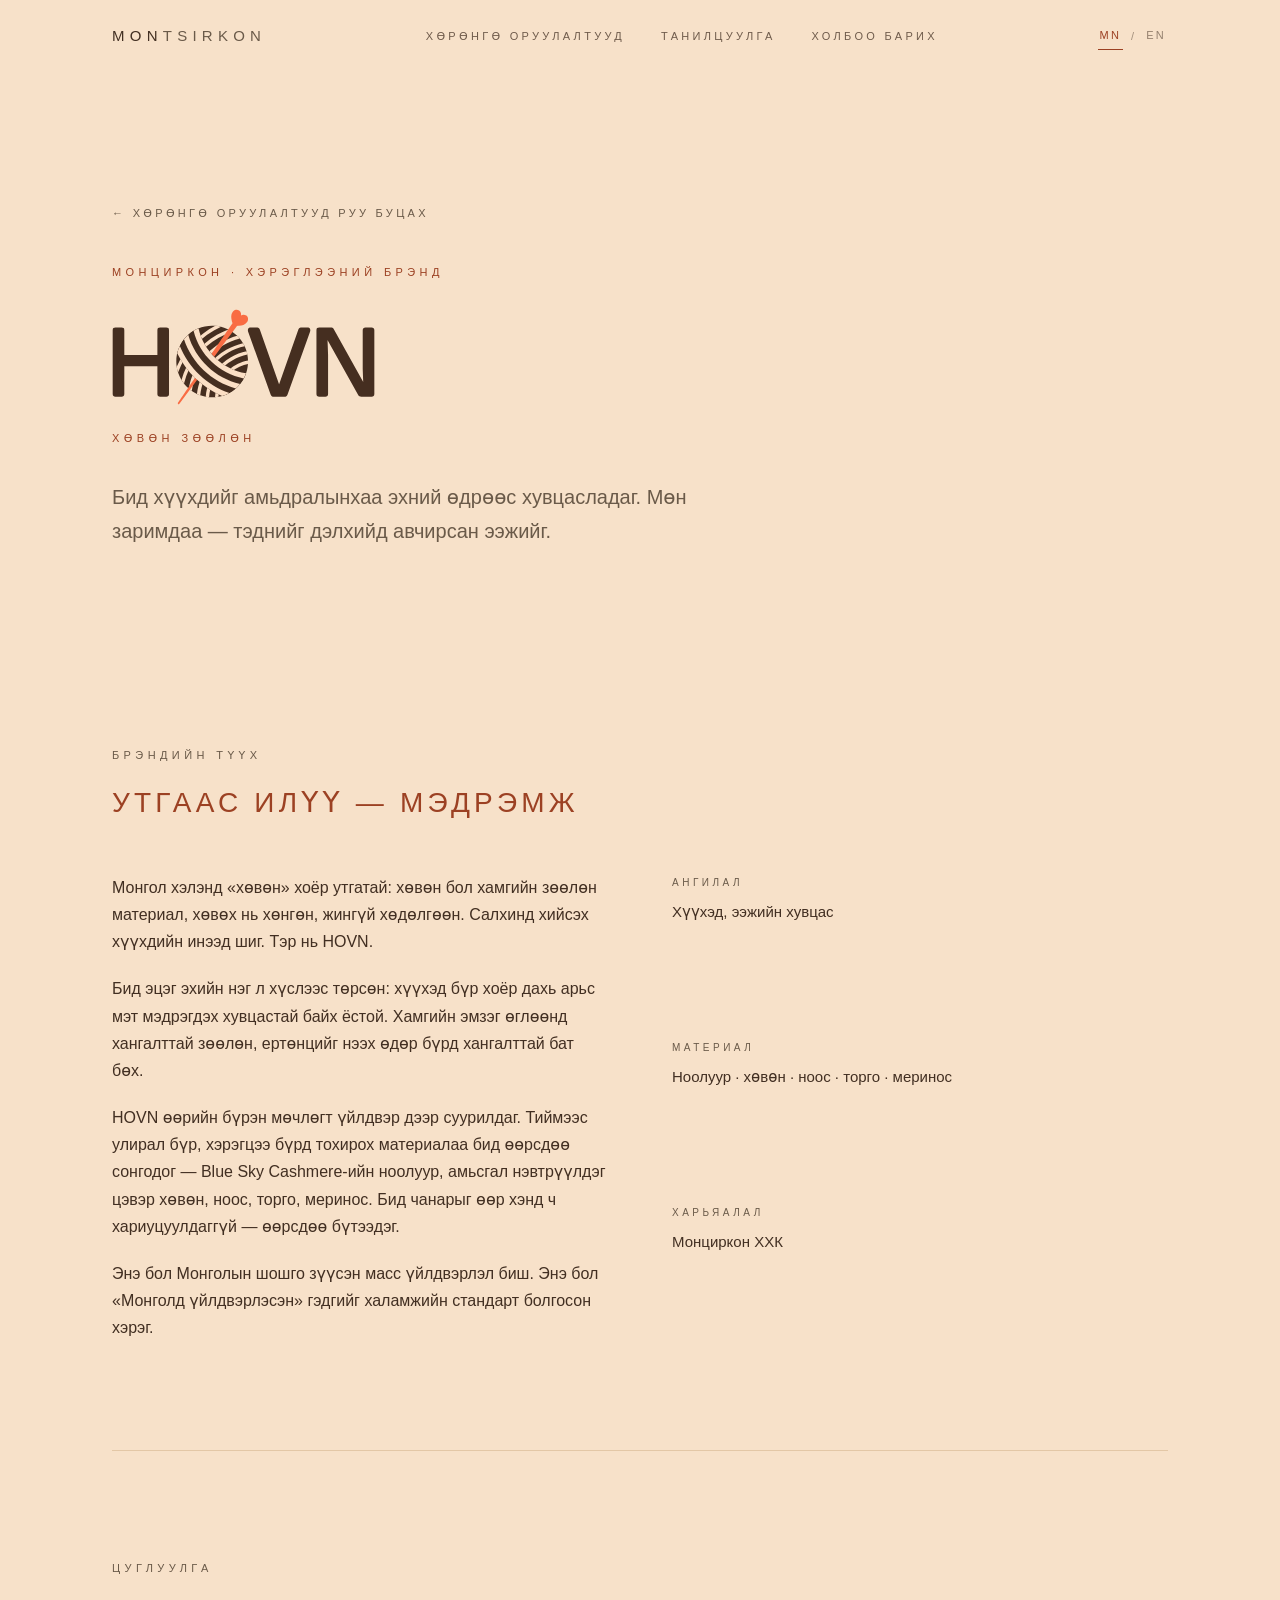
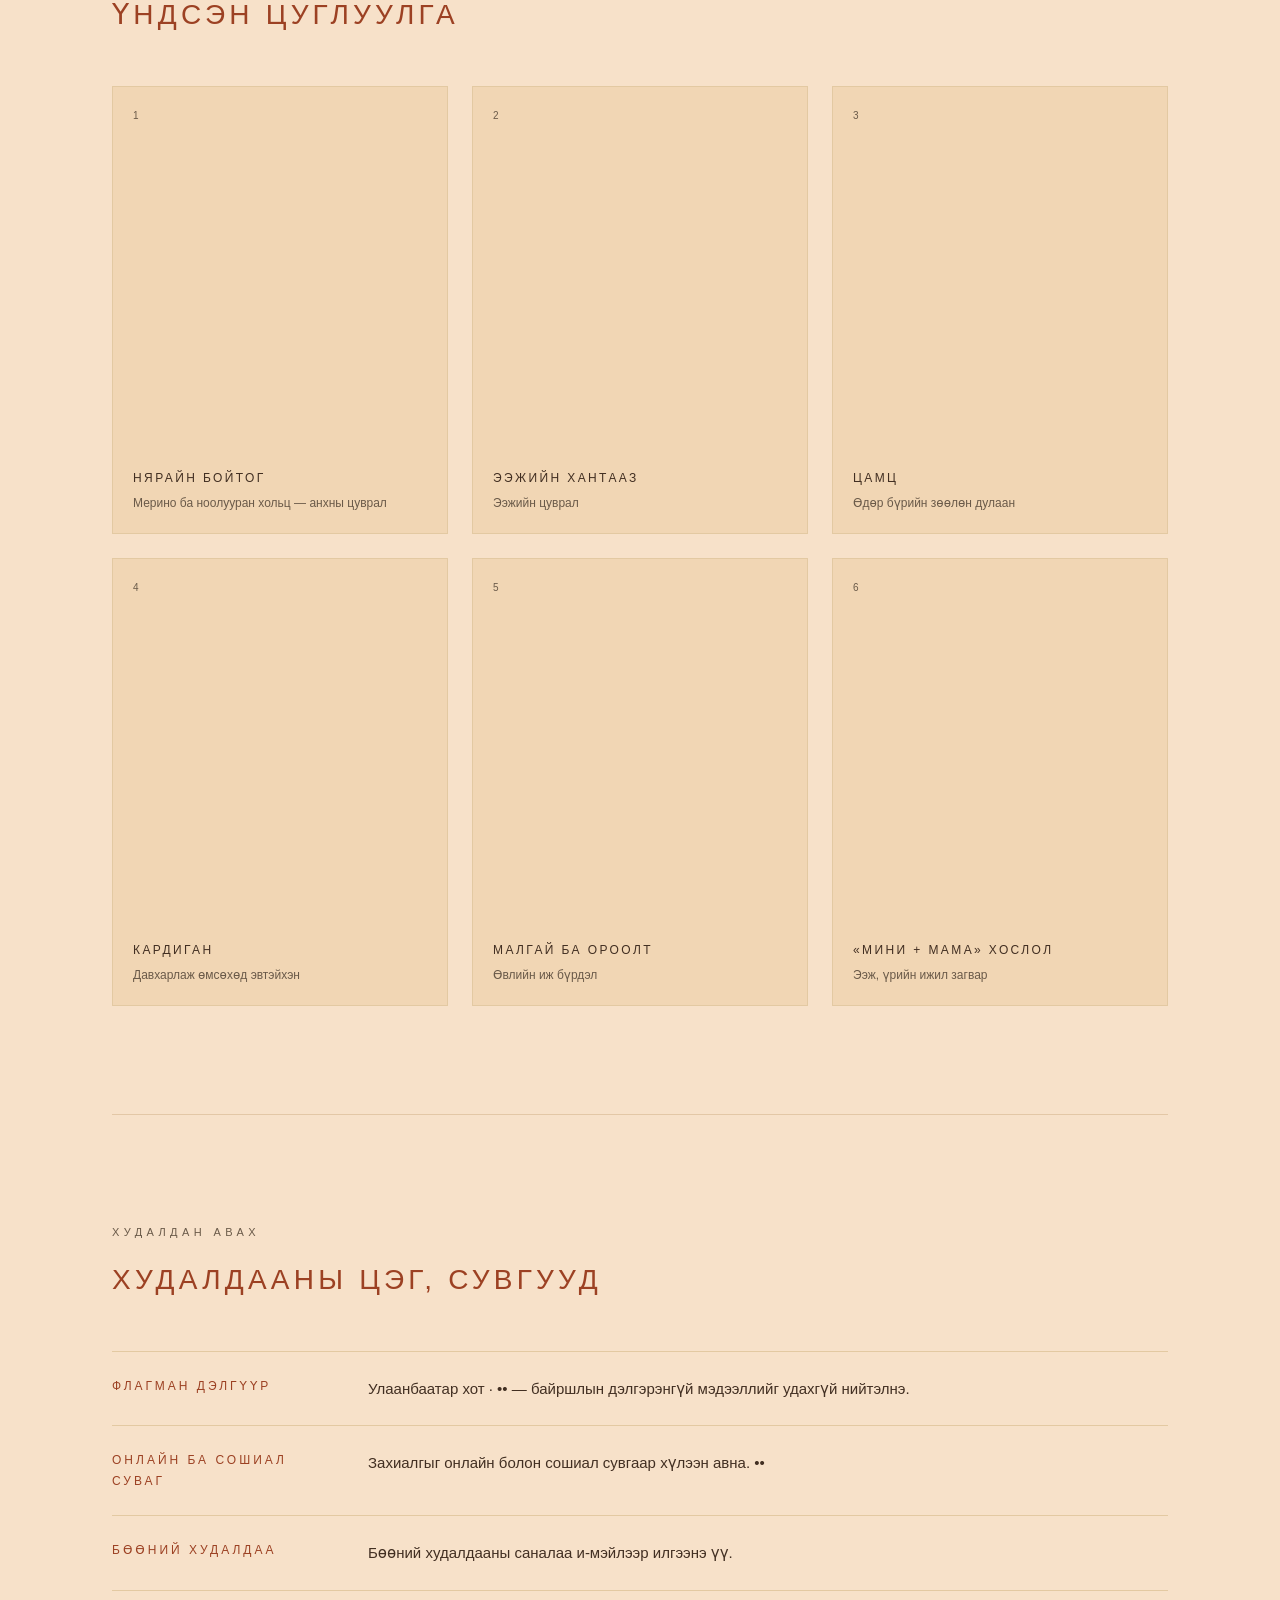
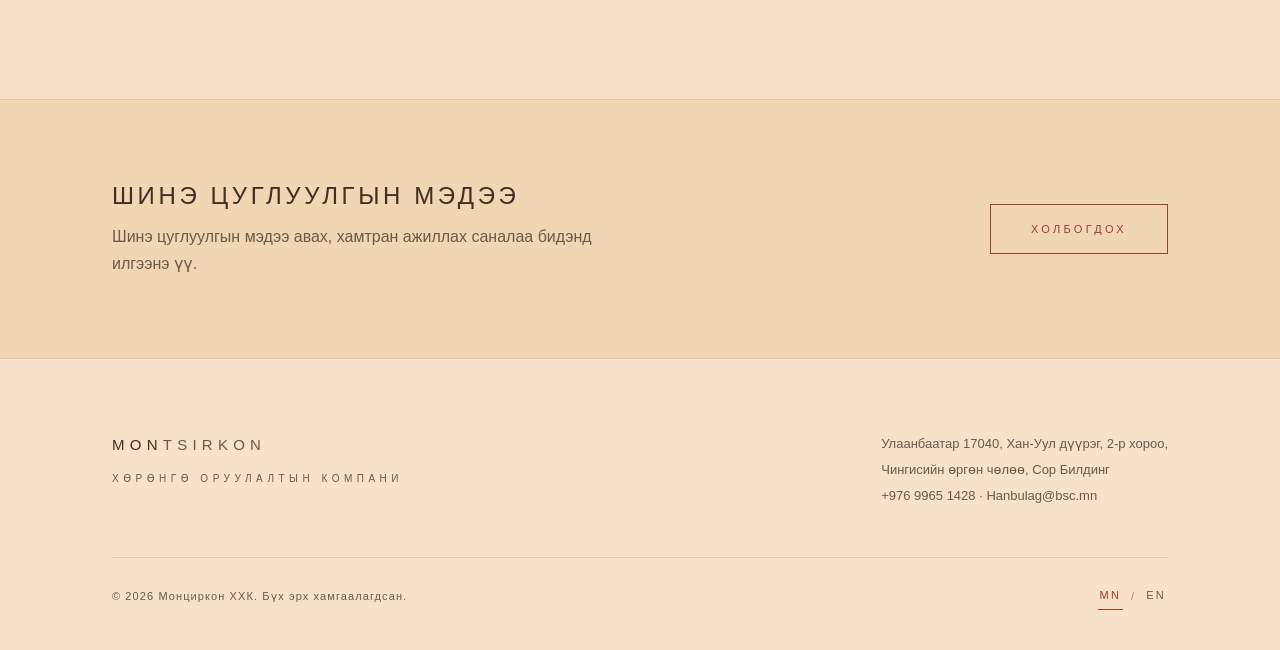
<file: hovn.html>
<!DOCTYPE html>
<html lang="mn">
<head>
  <meta charset="UTF-8">
  <meta name="viewport" content="width=device-width, initial-scale=1.0">
  <title>HOVN — Хүүхэд, ээжид зориулсан Монгол брэнд</title>
  <meta name="description" content="HOVN — Хөвөн зөөлөн. Хүүхдэд, мөн ээжид нь зориулсан Монголд үйлдвэрлэсэн хувцасны брэнд. Ноолуур, хөвөн, ноос, торго, меринос — өөрийн бүрэн мөчлөгт үйлдвэрт.">
  <link rel="canonical" href="https://www.monzirkon.mn/hovn.html">
  <meta property="og:type" content="website">
  <meta property="og:site_name" content="Montsirkon">
  <meta property="og:title" content="HOVN — Хүүхэд, ээжид зориулсан Монгол брэнд">
  <meta property="og:description" content="HOVN — Хөвөн зөөлөн. Хүүхдэд, мөн ээжид нь зориулсан Монголд үйлдвэрлэсэн хувцасны брэнд.">
  <meta property="og:url" content="https://www.monzirkon.mn/hovn.html">
  <meta property="og:locale" content="mn_MN">
  <meta property="og:locale:alternate" content="en_US">
  <meta property="og:image" content="https://www.monzirkon.mn/assets/og/og-hovn.jpg">
  <meta property="og:image:width" content="1200">
  <meta property="og:image:height" content="630">
  <meta name="theme-color" content="#f7e1c9">
  <link rel="apple-touch-icon" href="assets/apple-touch-icon.png">
  <link rel="manifest" href="site.webmanifest">
  <link rel="icon" type="image/svg+xml" href="data:image/svg+xml,%3Csvg xmlns='http://www.w3.org/2000/svg' viewBox='0 0 64 64'%3E%3Crect width='64' height='64' rx='8' fill='%23001A1F'/%3E%3Ctext x='32' y='43' font-family='Helvetica,Arial,sans-serif' font-size='30' font-weight='500' fill='%23E6F3F5' text-anchor='middle'%3EM%3C/text%3E%3C/svg%3E">
  <link rel="stylesheet" href="styles.css">
  <script>document.documentElement.classList.add("js");</script>
  <script type="application/ld+json">
{
  "@context": "https://schema.org",
  "@type": "BreadcrumbList",
  "itemListElement": [
    {
      "@type": "ListItem",
      "position": 1,
      "name": "Нүүр",
      "item": "https://www.monzirkon.mn/"
    },
    {
      "@type": "ListItem",
      "position": 2,
      "name": "HOVN",
      "item": "https://www.monzirkon.mn/hovn.html"
    }
  ]
}
  </script>
</head>
<body data-theme="hovn">
  <a class="skip-link" href="#main" data-i18n="a11y.skip">Агуулга руу очих</a>

  <header class="site-header">
    <div class="header-inner">
      <a class="wordmark" href="index.html" aria-label="Montsirkon — нүүр хуудас">MON<span>TSIRKON</span></a>
      <nav class="site-nav" id="site-nav" aria-label="Үндсэн цэс">
        <a href="index.html#portfolio" data-i18n="nav.portfolio">Хөрөнгө оруулалтууд</a>
        <a href="index.html#about" data-i18n="nav.about">Танилцуулга</a>
        <a href="index.html#contact" data-i18n="nav.contact">Холбоо барих</a>
      </nav>
      <div class="lang-toggle" role="group" aria-label="Хэл / Language">
        <button type="button" data-lang="mn" aria-pressed="true">MN</button>
        <span class="lang-sep" aria-hidden="true">/</span>
        <button type="button" data-lang="en" aria-pressed="false">EN</button>
      </div>
      <button class="nav-toggle" type="button" aria-expanded="false" aria-controls="site-nav" aria-label="Цэс"></button>
    </div>
  </header>

  <main id="main">

    <!-- SUB-HERO -->
    <section class="subhero">
      <div class="container">
        <a class="back-link" href="index.html#portfolio" data-i18n="common.back">← Хөрөнгө оруулалтууд руу буцах</a>
        <p class="label" data-i18n="page.label">Монциркон · Хэрэглээний брэнд</p>
        <h1 class="brand-h1"><img src="assets/hovn-logo-brown.svg" alt="HOVN" width="380" height="139"></h1>
        <p class="label" style="margin-top:1.5rem;color:var(--accent-strong)" data-i18n="page.motto">Хөвөн зөөлөн</p>
        <p class="lead" data-i18n="page.lead">Бид хүүхдийг амьдралынхаа эхний өдрөөс хувцасладаг. Мөн заримдаа — тэднийг дэлхийд авчирсан ээжийг.</p>
      </div>
    </section>

    <!-- 01 — BRAND STORY -->
    <section class="section" id="story">
      <div class="container">
        <div class="section-head reveal">
          <p class="label" data-i18n="story.label">Брэндийн түүх</p>
          <h2 data-i18n="story.title">Утгаас илүү — мэдрэмж</h2>
        </div>
        <div class="grid-2">
          <div class="prose reveal">
            <p data-i18n="story.p1">Монгол хэлэнд «хөвөн» хоёр утгатай: хөвөн бол хамгийн зөөлөн материал, хөвөх нь хөнгөн, жингүй хөдөлгөөн. Салхинд хийсэх хүүхдийн инээд шиг. Тэр нь HOVN.</p>
            <p data-i18n="story.p2">Бид эцэг эхийн нэг л хүслээс төрсөн: хүүхэд бүр хоёр дахь арьс мэт мэдрэгдэх хувцастай байх ёстой. Хамгийн эмзэг өглөөнд хангалттай зөөлөн, ертөнцийг нээх өдөр бүрд хангалттай бат бөх.</p>
            <p data-i18n="story.p3">HOVN өөрийн бүрэн мөчлөгт үйлдвэр дээр суурилдаг. Тиймээс улирал бүр, хэрэгцээ бүрд тохирох материалаа бид өөрсдөө сонгодог — Blue Sky Cashmere-ийн ноолуур, амьсгал нэвтрүүлдэг цэвэр хөвөн, ноос, торго, меринос. Бид чанарыг өөр хэнд ч хариуцуулдаггүй — өөрсдөө бүтээдэг.</p>
            <p data-i18n="story.p4">Энэ бол Монголын шошго зүүсэн масс үйлдвэрлэл биш. Энэ бол «Монголд үйлдвэрлэсэн» гэдгийг халамжийн стандарт болгосон хэрэг.</p>
          </div>
          <dl class="meta-list reveal">
            <div>
              <dt data-i18n="story.meta1.label">Ангилал</dt>
              <dd data-i18n="story.meta1.value">Хүүхэд, ээжийн хувцас</dd>
            </div>
            <div>
              <dt data-i18n="story.meta2.label">Материал</dt>
              <dd data-i18n="story.meta2.value">Ноолуур · хөвөн · ноос · торго · меринос</dd>
            </div>
            <div>
              <dt data-i18n="story.meta3.label">Харьяалал</dt>
              <dd data-i18n="story.meta3.value">Монциркон ХХК</dd>
            </div>
          </dl>
        </div>
      </div>
    </section>

    <div class="container"><hr class="rule"></div>

    <!-- 02 — COLLECTION -->
    <section class="section" id="collection">
      <div class="container">
        <div class="section-head reveal">
          <p class="label" data-i18n="collection.label">Цуглуулга</p>
          <h2 data-i18n="collection.title">Үндсэн цуглуулга</h2>
        </div>
        <div class="collection">
          <div class="collection-item reveal">
            <span class="item-index">1</span>
            <p class="item-name" data-i18n="item1.name">Нярайн бойтог</p>
            <p class="item-note" data-i18n="item1.note">Мерино ба ноолууран хольц — анхны цуврал</p>
          </div>
          <div class="collection-item reveal">
            <span class="item-index">2</span>
            <p class="item-name" data-i18n="item2.name">Ээжийн хантааз</p>
            <p class="item-note" data-i18n="item2.note">Ээжийн цуврал</p>
          </div>
          <div class="collection-item reveal">
            <span class="item-index">3</span>
            <p class="item-name" data-i18n="item3.name">Цамц</p>
            <p class="item-note" data-i18n="item3.note">Өдөр бүрийн зөөлөн дулаан</p>
          </div>
          <div class="collection-item reveal">
            <span class="item-index">4</span>
            <p class="item-name" data-i18n="item4.name">Кардиган</p>
            <p class="item-note" data-i18n="item4.note">Давхарлаж өмсөхөд эвтэйхэн</p>
          </div>
          <div class="collection-item reveal">
            <span class="item-index">5</span>
            <p class="item-name" data-i18n="item5.name">Малгай ба ороолт</p>
            <p class="item-note" data-i18n="item5.note">Өвлийн иж бүрдэл</p>
          </div>
          <div class="collection-item reveal">
            <span class="item-index">6</span>
            <p class="item-name" data-i18n="item6.name">«Мини + Мама» хослол</p>
            <p class="item-note" data-i18n="item6.note">Ээж, үрийн ижил загвар</p>
          </div>
        </div>
      </div>
    </section>

    <div class="container"><hr class="rule"></div>

    <!-- 03 — WHERE TO BUY -->
    <section class="section" id="buy">
      <div class="container">
        <div class="section-head reveal">
          <p class="label" data-i18n="buy.label">Худалдан авах</p>
          <h2 data-i18n="buy.title">Худалдааны цэг, сувгууд</h2>
        </div>
        <ul class="feature-list reveal">
          <li>
            <span class="feature-name" data-i18n="buy.f1.name">Флагман дэлгүүр</span>
            <span class="feature-desc" data-i18n="buy.f1.desc">Улаанбаатар хот · •• — байршлын дэлгэрэнгүй мэдээллийг удахгүй нийтэлнэ.</span> <!-- VERIFY: retail locations -->
          </li>
          <li>
            <span class="feature-name" data-i18n="buy.f2.name">Онлайн ба сошиал суваг</span>
            <span class="feature-desc" data-i18n="buy.f2.desc">Захиалгыг онлайн болон сошиал сувгаар хүлээн авна. ••</span> <!-- VERIFY: shop links -->
          </li>
          <li>
            <span class="feature-name" data-i18n="buy.f3.name">Бөөний худалдаа</span>
            <span class="feature-desc" data-i18n="buy.f3.desc">Бөөний худалдааны саналаа и-мэйлээр илгээнэ үү.</span>
          </li>
        </ul>
      </div>
    </section>

    <!-- CTA -->
    <section class="cta-band">
      <div class="container">
        <div class="reveal">
          <h2 data-i18n="cta.title">Шинэ цуглуулгын мэдээ</h2>
          <p data-i18n="cta.p">Шинэ цуглуулгын мэдээ авах, хамтран ажиллах саналаа бидэнд илгээнэ үү.</p>
        </div>
        <a class="btn reveal" href="mailto:Hanbulag@bsc.mn?subject=HOVN" data-i18n="cta.btn">Холбогдох</a>
      </div>
    </section>
  </main>

  <footer class="site-footer">
    <div class="container">
      <div class="footer-grid">
        <div class="footer-brand">
          <a class="wordmark" href="index.html">MON<span>TSIRKON</span></a>
          <span class="wordmark-descriptor" data-i18n="brand.descriptor">Хөрөнгө оруулалтын компани</span>
        </div>
        <address class="footer-contact">
          <span data-i18n="footer.address">Улаанбаатар 17040, Хан-Уул дүүрэг, 2-р хороо,<br>Чингисийн өргөн чөлөө, Сор Билдинг</span><br>
          <a href="tel:+97699651428">+976 9965 1428</a> · <a href="mailto:Hanbulag@bsc.mn">Hanbulag@bsc.mn</a>
        </address>
      </div>
      <div class="footer-bottom">
        <span data-i18n="footer.rights">© 2026 Монциркон ХХК. Бүх эрх хамгаалагдсан.</span>
        <div class="lang-toggle" role="group" aria-label="Хэл / Language">
          <button type="button" data-lang="mn" aria-pressed="true">MN</button>
          <span class="lang-sep" aria-hidden="true">/</span>
          <button type="button" data-lang="en" aria-pressed="false">EN</button>
        </div>
      </div>
    </div>
  </footer>

  <script>
    window.PAGE_I18N = {
      "meta.title": {
        "mn": "HOVN — Хүүхэд, ээжид зориулсан Монгол брэнд",
        "en": "HOVN — A Mongolian Brand for Children & Moms"
      },
      "meta.desc": {
        "mn": "HOVN — Хөвөн зөөлөн. Хүүхдэд, мөн ээжид нь зориулсан Монголд үйлдвэрлэсэн хувцасны брэнд. Ноолуур, хөвөн, ноос, торго, меринос — өөрийн бүрэн мөчлөгт үйлдвэрт.",
        "en": "HOVN — Floats on Clouds. A Mongolian-made clothing brand for children and their moms. Cashmere, cotton, wool, silk and merino, from our own full-cycle factory."
      },
      "page.label": {
        "mn": "Монциркон · Хэрэглээний брэнд",
        "en": "Montsirkon portfolio · Consumer brand"
      },
      "page.motto": {
        "mn": "Хөвөн зөөлөн",
        "en": "Floats on Clouds"
      },
      "page.lead": {
        "mn": "Бид хүүхдийг амьдралынхаа эхний өдрөөс хувцасладаг. Мөн заримдаа — тэднийг дэлхийд авчирсан ээжийг.",
        "en": "We dress children from their very first day. And once in a while — the mother who brought them here."
      },
      "story.label": {
        "mn": "Брэндийн түүх",
        "en": "Brand story"
      },
      "story.title": {
        "mn": "Утгаас илүү — мэдрэмж",
        "en": "More than meaning — a feeling"
      },
      "story.p1": {
        "mn": "Монгол хэлэнд «хөвөн» хоёр утгатай: хөвөн бол хамгийн зөөлөн материал, хөвөх нь хөнгөн, жингүй хөдөлгөөн. Салхинд хийсэх хүүхдийн инээд шиг. Тэр нь HOVN.",
        "en": "In Mongolian, hövön carries two meanings: cotton, the softest of materials, and to float, light and weightless. Like a child's laughter carried on the wind. That is HOVN."
      },
      "story.p2": {
        "mn": "Бид эцэг эхийн нэг л хүслээс төрсөн: хүүхэд бүр хоёр дахь арьс мэт мэдрэгдэх хувцастай байх ёстой. Хамгийн эмзэг өглөөнд хангалттай зөөлөн, ертөнцийг нээх өдөр бүрд хангалттай бат бөх.",
        "en": "We were born from a parent's wish — that every child deserves clothing that feels like a second skin. Soft enough for the most delicate mornings, strong enough for every world-discovering day."
      },
      "story.p3": {
        "mn": "HOVN өөрийн бүрэн мөчлөгт үйлдвэр дээр суурилдаг. Тиймээс улирал бүр, хэрэгцээ бүрд тохирох материалаа бид өөрсдөө сонгодог — Blue Sky Cashmere-ийн ноолуур, амьсгал нэвтрүүлдэг цэвэр хөвөн, ноос, торго, меринос. Бид чанарыг өөр хэнд ч хариуцуулдаггүй — өөрсдөө бүтээдэг.",
        "en": "HOVN is built on its own full-cycle factory. So we choose the fibre each season and each need calls for — cashmere through Blue Sky Cashmere, breathable pure cotton, wool, silk, merino. We don't send quality somewhere else to be managed; we make it ourselves."
      },
      "story.p4": {
        "mn": "Энэ бол Монголын шошго зүүсэн масс үйлдвэрлэл биш. Энэ бол «Монголд үйлдвэрлэсэн» гэдгийг халамжийн стандарт болгосон хэрэг.",
        "en": "This is not mass production wearing a Mongolian label. This is Made in Mongolia as a standard of care."
      },
      "story.meta1.label": {
        "mn": "Ангилал",
        "en": "Category"
      },
      "story.meta1.value": {
        "mn": "Хүүхэд, ээжийн хувцас",
        "en": "Children's & mother's clothing"
      },
      "story.meta2.label": {
        "mn": "Материал",
        "en": "Materials"
      },
      "story.meta2.value": {
        "mn": "Ноолуур · хөвөн · ноос · торго · меринос",
        "en": "Cashmere · cotton · wool · silk · merino"
      },
      "story.meta3.label": {
        "mn": "Харьяалал",
        "en": "Part of"
      },
      "story.meta3.value": {
        "mn": "Монциркон ХХК",
        "en": "Montsirkon LLC"
      },
      "collection.label": {
        "mn": "Цуглуулга",
        "en": "Collection"
      },
      "collection.title": {
        "mn": "Үндсэн цуглуулга",
        "en": "The core collection"
      },
      "item1.name": {
        "mn": "Нярайн бойтог",
        "en": "Baby booties"
      },
      "item1.note": {
        "mn": "Мерино ба ноолууран хольц — анхны цуврал",
        "en": "Merino &amp; cashmere blend — the first run"
      },
      "item2.name": {
        "mn": "Ээжийн хантааз",
        "en": "Mother's undervest"
      },
      "item2.note": {
        "mn": "Ээжийн цуврал",
        "en": "The mother's line"
      },
      "item3.name": {
        "mn": "Цамц",
        "en": "Sweater"
      },
      "item3.note": {
        "mn": "Өдөр бүрийн зөөлөн дулаан",
        "en": "Soft warmth for every day"
      },
      "item4.name": {
        "mn": "Кардиган",
        "en": "Cardigan"
      },
      "item4.note": {
        "mn": "Давхарлаж өмсөхөд эвтэйхэн",
        "en": "Made for easy layering"
      },
      "item5.name": {
        "mn": "Малгай ба ороолт",
        "en": "Hat &amp; scarf"
      },
      "item5.note": {
        "mn": "Өвлийн иж бүрдэл",
        "en": "A matched winter set"
      },
      "item6.name": {
        "mn": "«Мини + Мама» хослол",
        "en": "Mini + Mama set"
      },
      "item6.note": {
        "mn": "Ээж, үрийн ижил загвар",
        "en": "One look for mother and child"
      },
      "buy.label": {
        "mn": "Худалдан авах",
        "en": "Where to buy"
      },
      "buy.title": {
        "mn": "Худалдааны цэг, сувгууд",
        "en": "Points of sale"
      },
      "buy.f1.name": {
        "mn": "Флагман дэлгүүр",
        "en": "Flagship store"
      },
      "buy.f1.desc": {
        "mn": "Улаанбаатар хот · •• — байршлын дэлгэрэнгүй мэдээллийг удахгүй нийтэлнэ.",
        "en": "Ulaanbaatar · •• — location details to be announced."
      },
      "buy.f2.name": {
        "mn": "Онлайн ба сошиал суваг",
        "en": "Online &amp; social"
      },
      "buy.f2.desc": {
        "mn": "Захиалгыг онлайн болон сошиал сувгаар хүлээн авна. ••",
        "en": "Orders are taken through our online and social channels. ••"
      },
      "buy.f3.name": {
        "mn": "Бөөний худалдаа",
        "en": "Wholesale"
      },
      "buy.f3.desc": {
        "mn": "Бөөний худалдааны саналаа и-мэйлээр илгээнэ үү.",
        "en": "For wholesale enquiries, please write to us by email."
      },
      "cta.title": {
        "mn": "Шинэ цуглуулгын мэдээ",
        "en": "News of the next collection"
      },
      "cta.p": {
        "mn": "Шинэ цуглуулгын мэдээ авах, хамтран ажиллах саналаа бидэнд илгээнэ үү.",
        "en": "Write to us for collection news and partnership enquiries."
      },
      "cta.btn": {
        "mn": "Холбогдох",
        "en": "Get in touch"
      }
    };
  </script>
  <script src="app.js" defer></script>
</body>
</html>
</file>
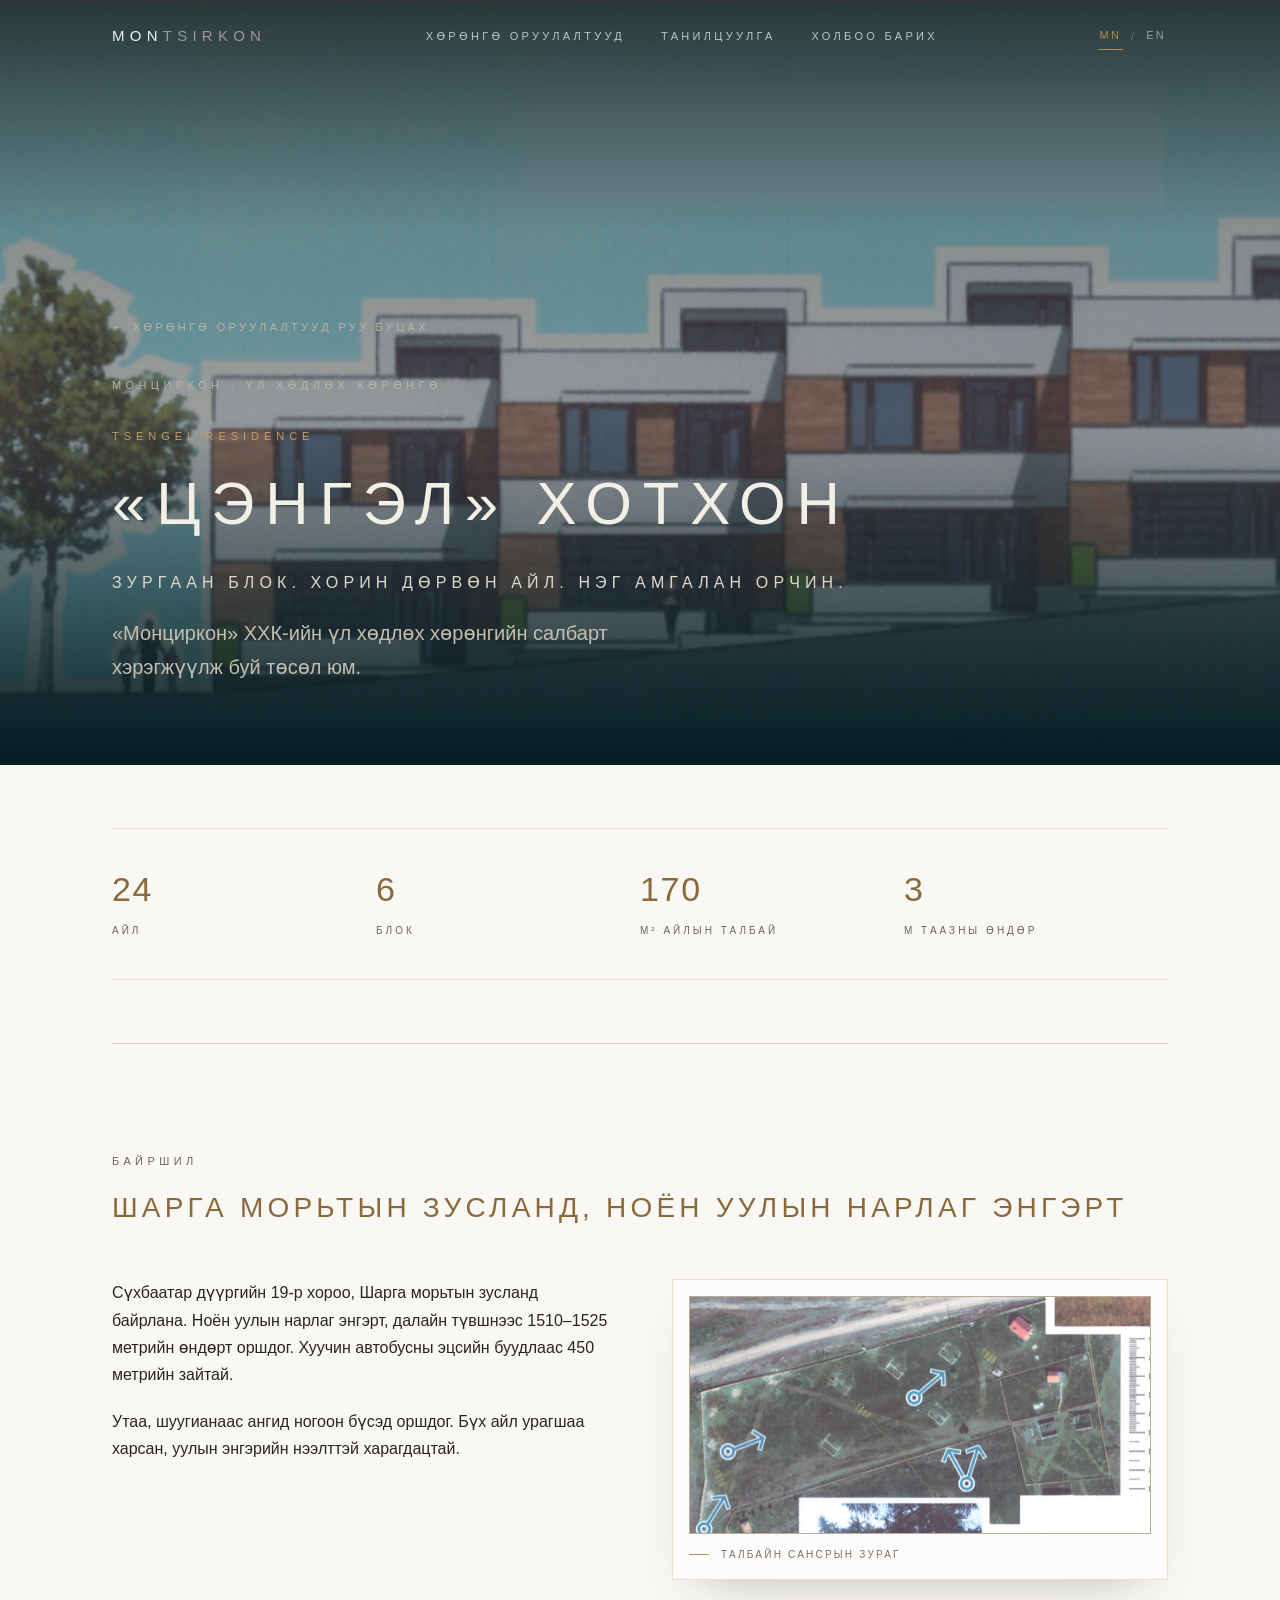
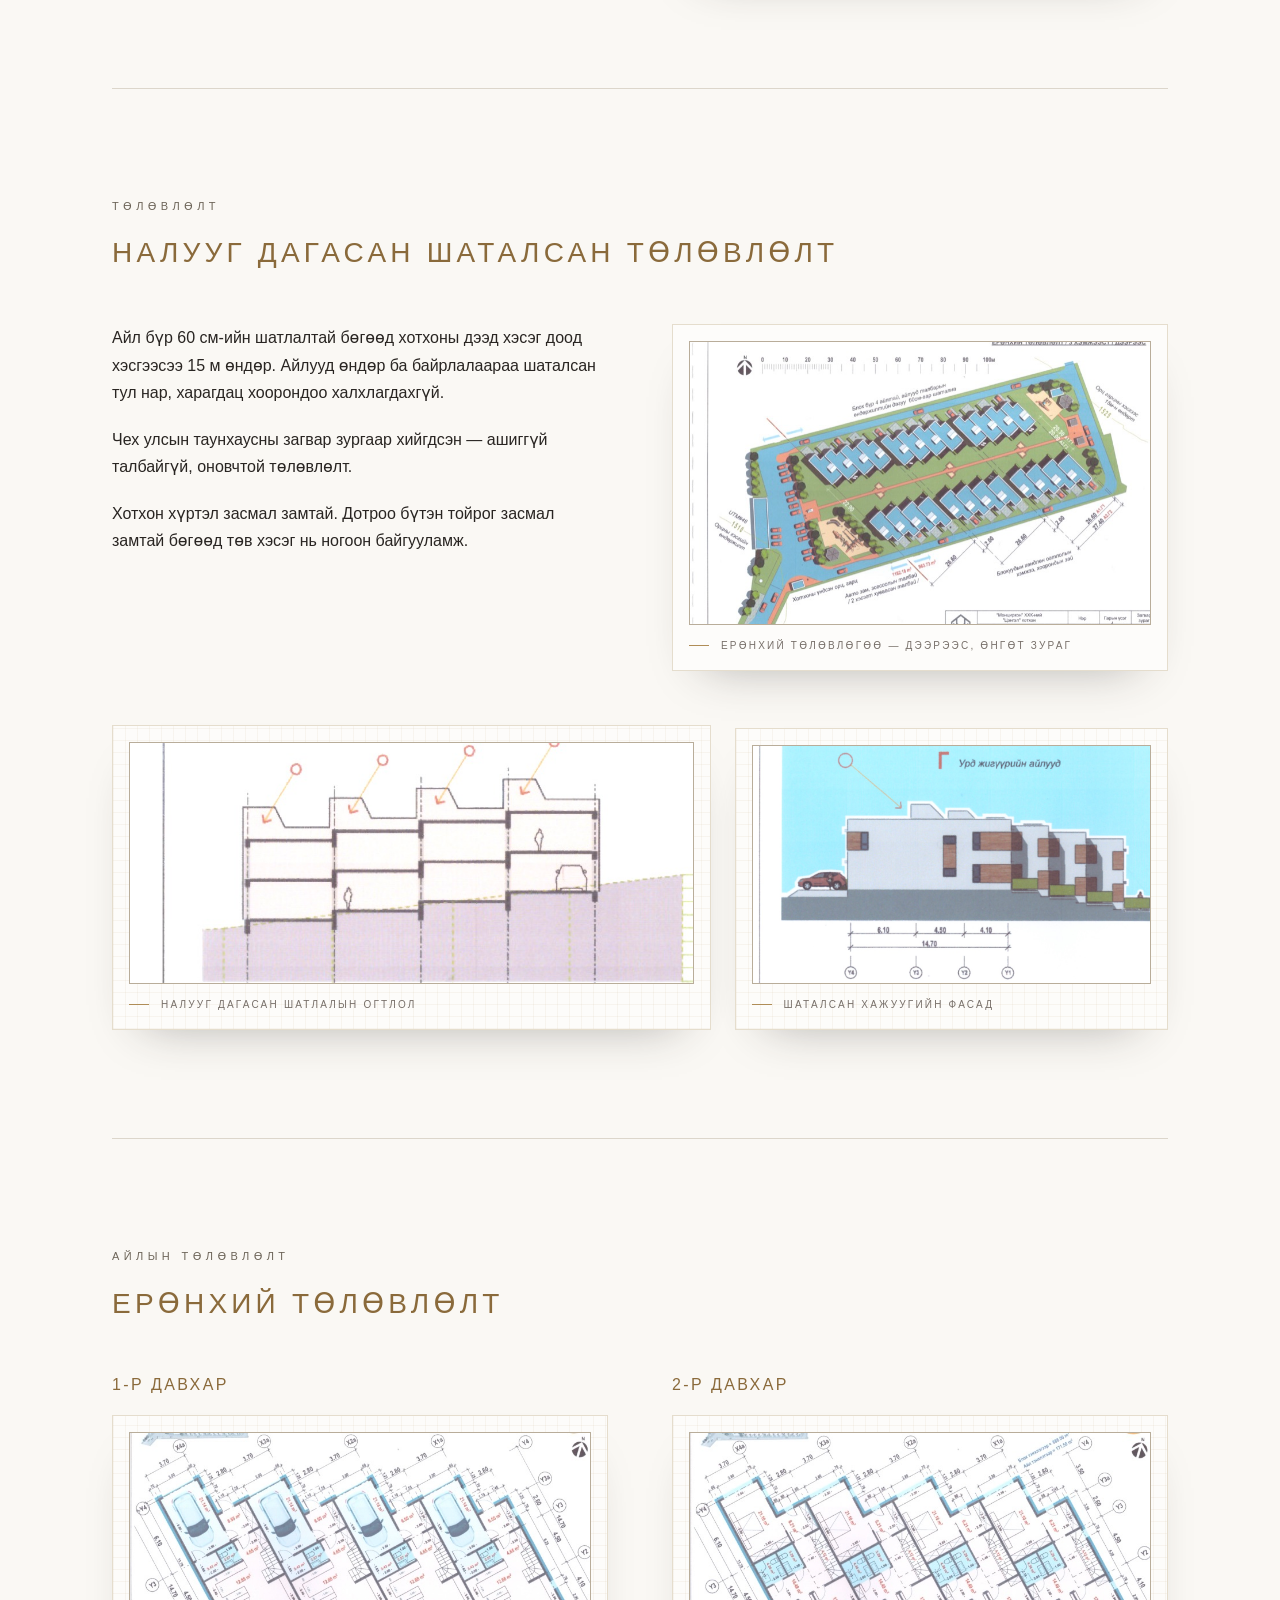
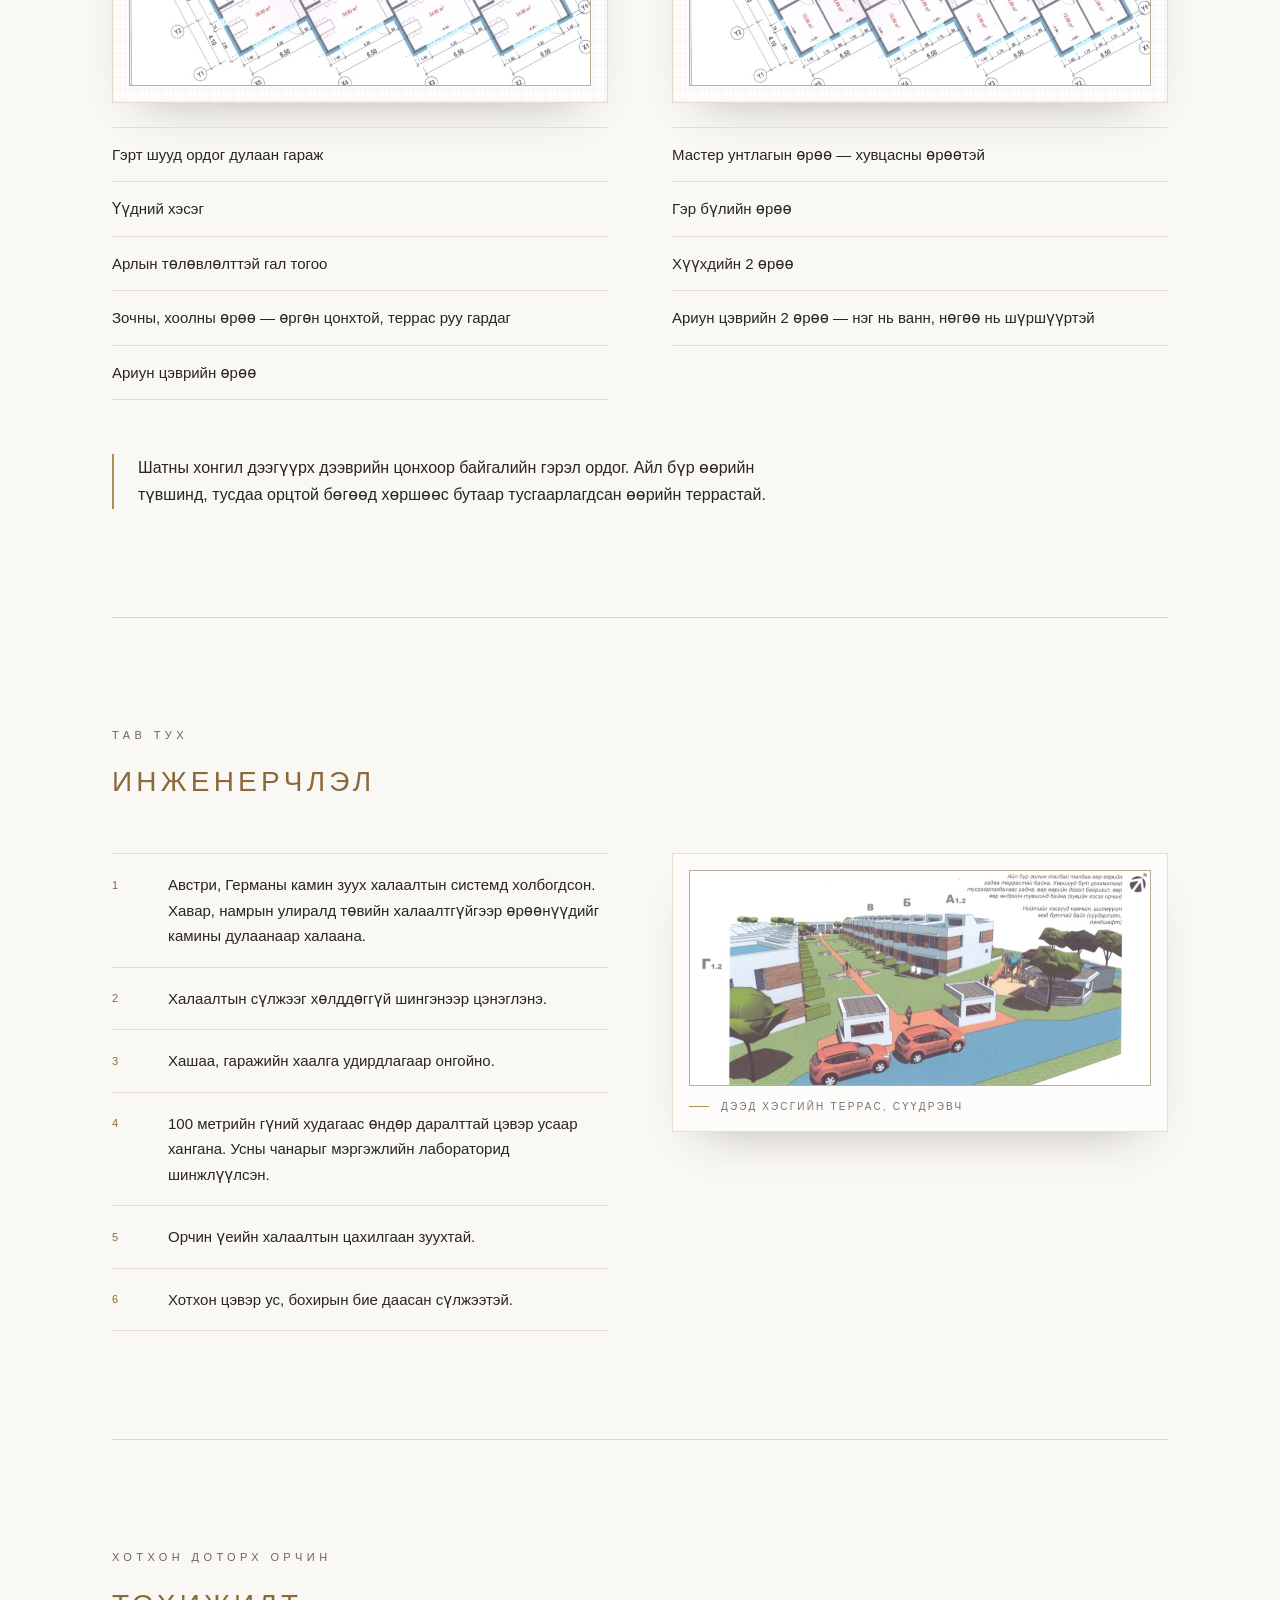
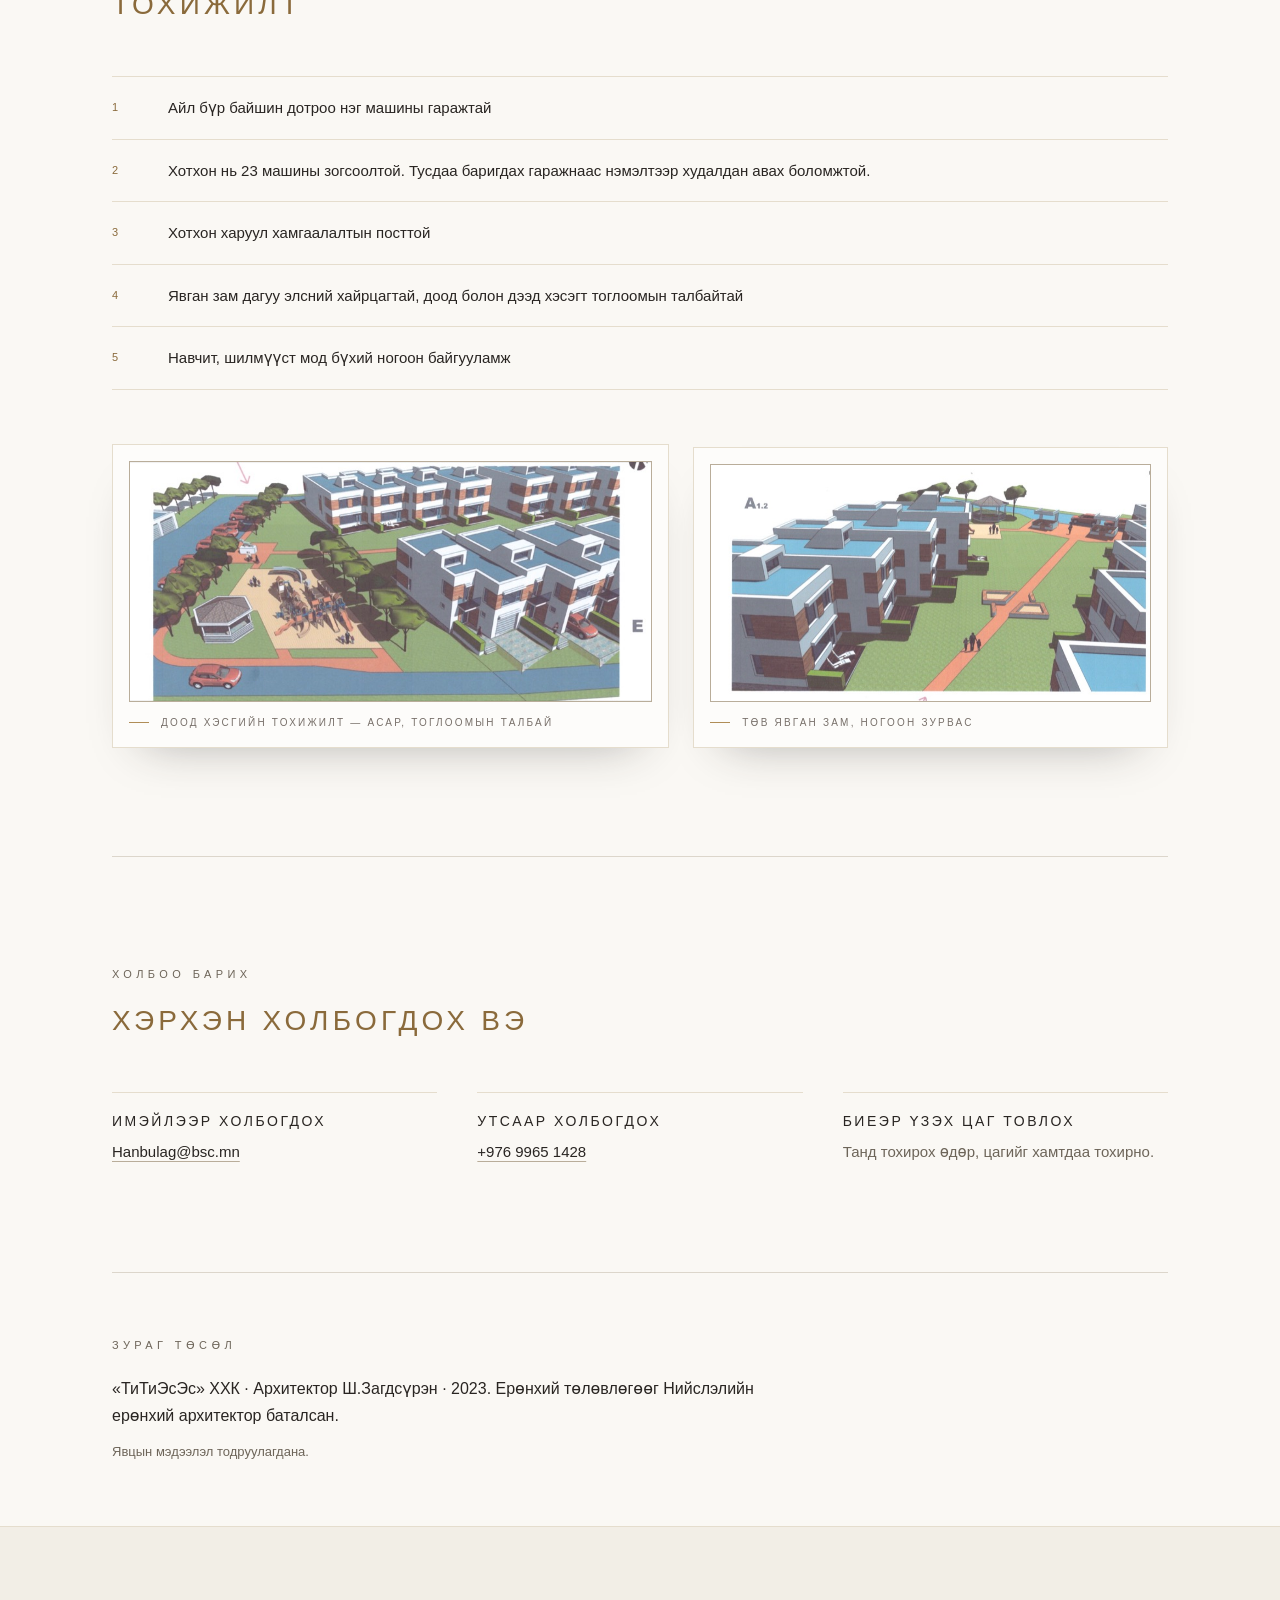
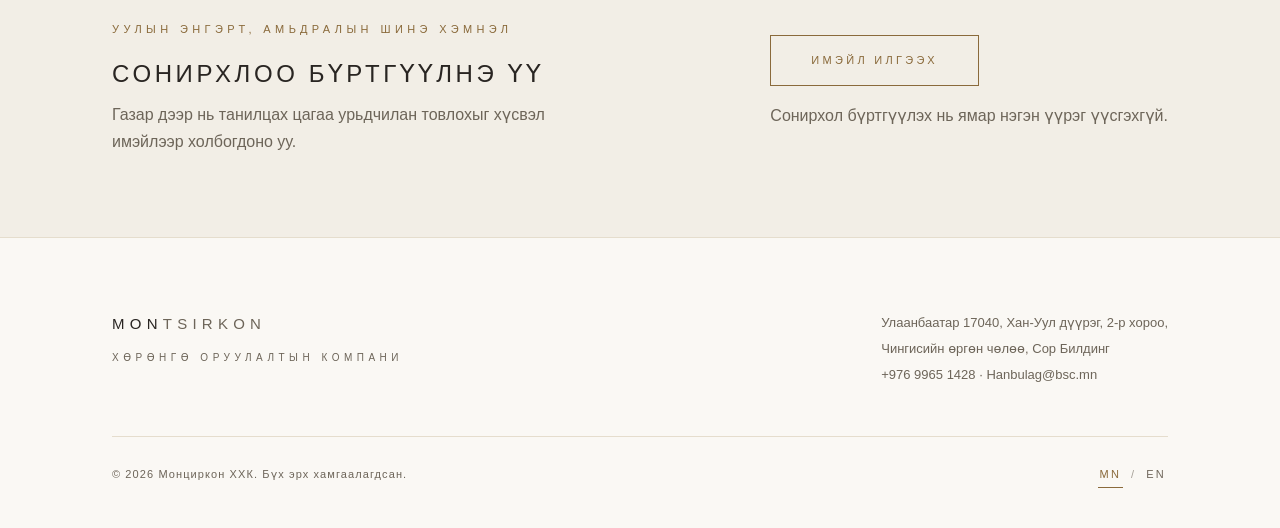
<file: residence.html>
<!DOCTYPE html>
<html lang="mn">
<head>
  <meta charset="UTF-8">
  <meta name="viewport" content="width=device-width, initial-scale=1.0">
  <title>«Цэнгэл» хотхон — Tsengel Residence</title>
  <meta name="description" content="Шарга морьтын зусланд, Ноён уулын нарлаг энгэрт байрлах 24 айлын таунхаус хотхон. «Монциркон» ХХК-ийн үл хөдлөх хөрөнгийн төсөл.">
  <link rel="canonical" href="https://www.monzirkon.mn/residence.html">
  <meta property="og:type" content="website">
  <meta property="og:site_name" content="Montsirkon">
  <meta property="og:title" content="«Цэнгэл» хотхон — Tsengel Residence">
  <meta property="og:description" content="Шарга морьтын зусланд, Ноён уулын нарлаг энгэрт байрлах 24 айлын таунхаус хотхон. «Монциркон» ХХК-ийн үл хөдлөх хөрөнгийн төсөл.">
  <meta property="og:url" content="https://www.monzirkon.mn/residence.html">
  <meta property="og:image" content="https://www.monzirkon.mn/assets/tsengel/og-residence.jpg">
  <meta property="og:image:width" content="1200">
  <meta property="og:image:height" content="630">
  <meta property="og:locale" content="mn_MN">
  <meta property="og:locale:alternate" content="en_US">
  <meta name="theme-color" content="#001a1f">
  <link rel="apple-touch-icon" href="assets/apple-touch-icon.png">
  <link rel="manifest" href="site.webmanifest">
  <link rel="icon" type="image/svg+xml" href="data:image/svg+xml,%3Csvg xmlns='http://www.w3.org/2000/svg' viewBox='0 0 64 64'%3E%3Crect width='64' height='64' rx='8' fill='%23001A1F'/%3E%3Ctext x='32' y='43' font-family='Helvetica,Arial,sans-serif' font-size='30' font-weight='500' fill='%23E6F3F5' text-anchor='middle'%3EM%3C/text%3E%3C/svg%3E">
  <link rel="preload" as="image" href="assets/tsengel/hero-facade.jpg" imagesrcset="assets/tsengel/hero-facade-800.jpg 800w, assets/tsengel/hero-facade-1400.jpg 1400w, assets/tsengel/hero-facade.jpg 2000w" imagesizes="100vw">
  <link rel="stylesheet" href="styles.css">
  <script>document.documentElement.classList.add("js");</script>
  <script type="application/ld+json">
{
  "@context": "https://schema.org",
  "@graph": [
    {
      "@type": "BreadcrumbList",
      "itemListElement": [
        {
          "@type": "ListItem",
          "position": 1,
          "name": "Нүүр",
          "item": "https://www.monzirkon.mn/"
        },
        {
          "@type": "ListItem",
          "position": 2,
          "name": "«Цэнгэл» хотхон",
          "item": "https://www.monzirkon.mn/residence.html"
        }
      ]
    },
    {
      "@type": "Place",
      "name": "«Цэнгэл» хотхон",
      "url": "https://www.monzirkon.mn/residence.html",
      "image": "https://www.monzirkon.mn/assets/tsengel/og-residence.jpg",
      "description": "Шарга морьтын зусланд, Ноён уулын нарлаг энгэрт байрлах 24 айлын таунхаус хотхон.",
      "address": {
        "@type": "PostalAddress",
        "addressLocality": "Улаанбаатар",
        "addressRegion": "Сүхбаатар дүүрэг, 19-р хороо",
        "addressCountry": "MN"
      }
    }
  ]
}
  </script>
</head>
<body data-theme="residence">
  <a class="skip-link" href="#main" data-i18n="a11y.skip">Агуулга руу очих</a>

  <header class="site-header">
    <div class="header-inner">
      <a class="wordmark" href="index.html" aria-label="Montsirkon — нүүр хуудас">MON<span>TSIRKON</span></a>
      <nav class="site-nav" id="site-nav" aria-label="Үндсэн цэс">
        <a href="index.html#portfolio" data-i18n="nav.portfolio">Хөрөнгө оруулалтууд</a>
        <a href="index.html#about" data-i18n="nav.about">Танилцуулга</a>
        <a href="index.html#contact" data-i18n="nav.contact">Холбоо барих</a>
      </nav>
      <div class="lang-toggle" role="group" aria-label="Хэл / Language">
        <button type="button" data-lang="mn" aria-pressed="true">MN</button>
        <span class="lang-sep" aria-hidden="true">/</span>
        <button type="button" data-lang="en" aria-pressed="false">EN</button>
      </div>
      <button class="nav-toggle" type="button" aria-expanded="false" aria-controls="site-nav" aria-label="Цэс"></button>
    </div>
  </header>

  <main id="main">

    <!-- HERO — full-bleed drawing under a dark scrim -->
    <section class="cine-hero">
      <img class="cine-hero-img" src="assets/tsengel/hero-facade.jpg" srcset="assets/tsengel/hero-facade-800.jpg 800w, assets/tsengel/hero-facade-1400.jpg 1400w, assets/tsengel/hero-facade.jpg 2000w" sizes="100vw" alt="Нэг блокын дөрвөн айл — урд фасадын өнгөт зураг" width="2000" height="964" fetchpriority="high">
      <div class="cine-hero-content container">
        <div class="reveal">
          <a class="back-link" href="index.html#portfolio" data-i18n="common.back">← Хөрөнгө оруулалтууд руу буцах</a>
          <p class="label" data-i18n="page.label">Монциркон · Үл хөдлөх хөрөнгө</p>
          <p class="cine-eyebrow">TSENGEL RESIDENCE</p>
          <h1 data-i18n="hero.h1">«Цэнгэл» хотхон</h1>
          <p class="cine-tagline" data-i18n="hero.tagline">Зургаан блок. Хорин дөрвөн айл. Нэг амгалан орчин.</p>
          <p class="lead" data-i18n="hero.lead">«Монциркон» ХХК-ийн үл хөдлөх хөрөнгийн салбарт хэрэгжүүлж буй төсөл юм.</p>
        </div>
      </div>
    </section>

    <!-- STATS — on the cream ground -->
    <section class="stats-band">
      <div class="container">
        <div class="stats stats-4 reveal">
          <div class="stat">
            <p class="stat-value" data-i18n="stats.s1.value">24</p>
            <p class="stat-label" data-i18n="stats.s1.label">айл</p>
          </div>
          <div class="stat">
            <p class="stat-value" data-i18n="stats.s2.value">6</p>
            <p class="stat-label" data-i18n="stats.s2.label">блок</p>
          </div>
          <div class="stat">
            <!-- source: client 2026-09-26 (170 м² per home, 3 m ceilings; supersedes the 202 м² figure of 2026-09-03 and the album's 171.5–182 м²) -->
            <p class="stat-value" data-i18n="stats.s3.value">170</p>
            <p class="stat-label" data-i18n="stats.s3.label">м² айлын талбай</p>
          </div>
          <div class="stat">
            <p class="stat-value" data-i18n="stats.s4.value">3</p>
            <p class="stat-label" data-i18n="stats.s4.label">м таазны өндөр</p>
          </div>
        </div>
      </div>
    </section>

    <div class="container"><hr class="rule"></div>

    <!-- LOCATION -->
    <section class="section" id="location">
      <div class="container">
        <div class="section-head reveal">
          <p class="label" data-i18n="loc.label">Байршил</p>
          <h2 data-i18n="loc.title">Шарга морьтын зусланд, Ноён уулын нарлаг энгэрт</h2>
        </div>
        <div class="grid-2">
          <div class="prose reveal">
            <p data-i18n="loc.p1">Сүхбаатар дүүргийн 19-р хороо, Шарга морьтын зусланд байрлана. Ноён уулын нарлаг энгэрт, далайн түвшнээс 1510–1525 метрийн өндөрт оршдог. Хуучин автобусны эцсийн буудлаас 450 метрийн зайтай.</p>
            <p data-i18n="loc.p2">Утаа, шуугианаас ангид ногоон бүсэд оршдог. Бүх айл урагшаа харсан, уулын энгэрийн нээлттэй харагдацтай.</p>
          </div>
          <figure class="plate reveal">
            <img src="assets/tsengel/location-sat.jpg" srcset="assets/tsengel/location-sat-800.jpg 800w, assets/tsengel/location-sat.jpg 1200w" sizes="(min-width: 768px) 36rem, 100vw" alt="Талбайн сансрын зураг" loading="lazy" width="1200" height="614">
            <figcaption class="plate-cap" data-i18n="loc.cap">Талбайн сансрын зураг</figcaption>
          </figure>
        </div>
      </div>
    </section>

    <div class="container"><hr class="rule"></div>

    <!-- PLANNING -->
    <section class="section" id="plan">
      <div class="container">
        <div class="section-head reveal">
          <p class="label" data-i18n="plan.label">Төлөвлөлт</p>
          <h2 data-i18n="plan.title">Налууг дагасан шаталсан төлөвлөлт</h2>
        </div>
        <div class="grid-2">
          <div class="prose reveal">
            <p data-i18n="plan.p1">Айл бүр 60 см-ийн шатлалтай бөгөөд хотхоны дээд хэсэг доод хэсгээсээ 15 м өндөр. Айлууд өндөр ба байрлалаараа шаталсан тул нар, харагдац хоорондоо халхлагдахгүй.</p>
            <p data-i18n="plan.p2">Чех улсын таунхаусны загвар зургаар хийгдсэн — ашиггүй талбайгүй, оновчтой төлөвлөлт.</p>
            <p data-i18n="plan.p3">Хотхон хүртэл засмал замтай. Дотроо бүтэн тойрог засмал замтай бөгөөд төв хэсэг нь ногоон байгууламж.</p>
          </div>
          <figure class="plate reveal">
            <img src="assets/tsengel/master-plan.jpg" srcset="assets/tsengel/master-plan-800.jpg 800w, assets/tsengel/master-plan.jpg 1600w" sizes="(min-width: 768px) 36rem, 100vw" alt="Ерөнхий төлөвлөгөө — дээрээс, өнгөт зураг" loading="lazy" width="1600" height="979">
            <figcaption class="plate-cap" data-i18n="plan.cap">Ерөнхий төлөвлөгөө — дээрээс, өнгөт зураг</figcaption>
          </figure>
        </div>
        <div class="diagram-row">
          <figure class="plate plate--diagram reveal">
            <img src="assets/tsengel/terracing-section.jpg" alt="Налууг дагасан шатлалын огтлол" loading="lazy" width="867" height="371">
            <figcaption class="plate-cap" data-i18n="plan.d1">Налууг дагасан шатлалын огтлол</figcaption>
          </figure>
          <figure class="plate plate--diagram reveal">
            <img src="assets/tsengel/elev-stepped.jpg" alt="Шаталсан хажуугийн фасад" loading="lazy" width="1200" height="715">
            <figcaption class="plate-cap" data-i18n="plan.d2">Шаталсан хажуугийн фасад</figcaption>
          </figure>
        </div>
      </div>
    </section>

    <div class="container"><hr class="rule"></div>

    <!-- THE HOME -->
    <section class="section" id="home">
      <div class="container">
        <div class="section-head reveal">
          <p class="label" data-i18n="home.label">Айлын төлөвлөлт</p>
          <h2 data-i18n="home.title">Ерөнхий төлөвлөлт</h2>
        </div>
        <div class="floors">
          <div class="floor reveal">
            <h3 data-i18n="home.f1.title">1-р давхар</h3>
            <figure class="plate plate--diagram">
              <img src="assets/tsengel/plan-floor1.jpg" srcset="assets/tsengel/plan-floor1-800.jpg 800w, assets/tsengel/plan-floor1.jpg 1600w" sizes="(min-width: 768px) 36rem, 100vw" alt="1-р давхрын план" loading="lazy" width="1600" height="876">
            </figure>
            <ul class="room-list">
              <li data-i18n="home.f1.i1">Гэрт шууд ордог дулаан гараж</li>
              <li data-i18n="home.f1.i2">Үүдний хэсэг</li>
              <li data-i18n="home.f1.i3">Арлын төлөвлөлттэй гал тогоо</li>
              <li data-i18n="home.f1.i4">Зочны, хоолны өрөө — өргөн цонхтой, террас руу гардаг</li>
              <li data-i18n="home.f1.i5">Ариун цэврийн өрөө</li>
            </ul>
          </div>
          <div class="floor reveal">
            <h3 data-i18n="home.f2.title">2-р давхар</h3>
            <figure class="plate plate--diagram">
              <img src="assets/tsengel/plan-floor2.jpg" srcset="assets/tsengel/plan-floor2-800.jpg 800w, assets/tsengel/plan-floor2.jpg 1600w" sizes="(min-width: 768px) 36rem, 100vw" alt="2-р давхрын план" loading="lazy" width="1600" height="876">
            </figure>
            <ul class="room-list">
              <li data-i18n="home.f2.i1">Мастер унтлагын өрөө — хувцасны өрөөтэй</li>
              <li data-i18n="home.f2.i2">Гэр бүлийн өрөө</li>
              <li data-i18n="home.f2.i3">Хүүхдийн 2 өрөө</li>
              <li data-i18n="home.f2.i4">Ариун цэврийн 2 өрөө — нэг нь ванн, нөгөө нь шүршүүртэй</li>
            </ul>
          </div>
        </div>
        <div class="prose home-note reveal">
          <p data-i18n="home.p">Шатны хонгил дээгүүрх дээврийн цонхоор байгалийн гэрэл ордог. Айл бүр өөрийн түвшинд, тусдаа орцтой бөгөөд хөршөөс бутаар тусгаарлагдсан өөрийн террастай.</p>
        </div>
      </div>
    </section>

    <div class="container"><hr class="rule"></div>

    <!-- RENDERS — gallery slot for the commissioned photoreal renders (3_Tsengel/Рендерийн техникийн даалгавар).
         Drop images into assets/tsengel/renders/, add render.label / render.title to PAGE_I18N (mn + en), then uncomment.
    <div class="container"><hr class="rule"></div>
    <section class="section" id="renders">
      <div class="container">
        <div class="section-head reveal">
          <p class="label" data-i18n="render.label">Рендер</p>
          <h2 data-i18n="render.title">Ирээдүйн дүр төрх</h2>
        </div>
        <div class="gallery">
          <figure class="plate reveal"><img src="assets/tsengel/renders/01.jpg" alt="" loading="lazy" decoding="async" width="1600" height="1000"></figure>
          <figure class="plate reveal"><img src="assets/tsengel/renders/02.jpg" alt="" loading="lazy" decoding="async" width="1600" height="1000"></figure>
        </div>
      </div>
    </section>
    -->

    <!-- COMFORT / ENGINEERING -->
    <section class="section" id="engineering">
      <div class="container">
        <div class="section-head reveal">
          <p class="label" data-i18n="eng.label">Тав тух</p>
          <h2 data-i18n="eng.title">Инженерчлэл</h2>
        </div>
        <div class="grid-2">
          <!-- source: client 2026-08-31, updated per Nyamkhuu 2026-09-26 -->
          <ul class="fact-list reveal">
            <li data-i18n="eng.i1">Австри, Германы камин зуух халаалтын системд холбогдсон. Хавар, намрын улиралд төвийн халаалтгүйгээр өрөөнүүдийг камины дулаанаар халаана.</li>
            <li data-i18n="eng.i2">Халаалтын сүлжээг хөлддөггүй шингэнээр цэнэглэнэ.</li>
            <li data-i18n="eng.i3">Хашаа, гаражийн хаалга удирдлагаар онгойно.</li>
            <li data-i18n="eng.i4">100 метрийн гүний худагаас өндөр даралттай цэвэр усаар хангана. Усны чанарыг мэргэжлийн лабораторид шинжлүүлсэн.</li>
            <li data-i18n="eng.i5">Орчин үеийн халаалтын цахилгаан зуухтай.</li>
            <li data-i18n="eng.i6">Хотхон цэвэр ус, бохирын бие даасан сүлжээтэй.</li>
          </ul>
          <div class="reveal">
            <figure class="plate">
              <img src="assets/tsengel/amenity-upper.jpg" srcset="assets/tsengel/amenity-upper-800.jpg 800w, assets/tsengel/amenity-upper.jpg 1400w" sizes="(min-width: 768px) 36rem, 100vw" alt="Дээд хэсгийн террас, сүүдрэвч" loading="lazy" width="1400" height="652">
              <figcaption class="plate-cap" data-i18n="eng.cap">Дээд хэсгийн террас, сүүдрэвч</figcaption>
            </figure>
            <!-- TODO: client photo → assets/tsengel/kamin.jpg, then uncomment -->
            <!--
            <figure class="plate" style="margin-top:1.5rem">
              <img src="assets/tsengel/kamin.jpg" alt="Камин зуух" loading="lazy" width="1200" height="800">
            </figure>
            -->
          </div>
        </div>
      </div>
    </section>

    <div class="container"><hr class="rule"></div>

    <!-- GROUNDS -->
    <section class="section" id="amenities">
      <div class="container">
        <div class="section-head reveal">
          <p class="label" data-i18n="amen.label">Хотхон доторх орчин</p>
          <h2 data-i18n="amen.title">Тохижилт</h2>
        </div>
        <!-- source: client 2026-09-26 -->
        <ul class="fact-list reveal">
          <li data-i18n="amen.i1">Айл бүр байшин дотроо нэг машины гаражтай</li>
          <li data-i18n="amen.i2">Хотхон нь 23 машины зогсоолтой. Тусдаа баригдах гаражнаас нэмэлтээр худалдан авах боломжтой.</li>
          <li data-i18n="amen.i3">Хотхон харуул хамгаалалтын посттой</li>
          <li data-i18n="amen.i4">Явган зам дагуу элсний хайрцагтай, доод болон дээд хэсэгт тоглоомын талбайтай</li>
          <li data-i18n="amen.i5">Навчит, шилмүүст мод бүхий ногоон байгууламж</li>
        </ul>
        <div class="amenity-row">
          <figure class="plate reveal">
            <img src="assets/tsengel/amenity-lower.jpg" srcset="assets/tsengel/amenity-lower-800.jpg 800w, assets/tsengel/amenity-lower.jpg 1400w" sizes="(min-width: 768px) 36rem, 100vw" alt="Доод хэсгийн тохижилт — асар, тоглоомын талбай" loading="lazy" width="1400" height="642">
            <figcaption class="plate-cap" data-i18n="amen.cap1">Доод хэсгийн тохижилт — асар, тоглоомын талбай</figcaption>
          </figure>
          <figure class="plate reveal">
            <img src="assets/tsengel/amenity-central.jpg" srcset="assets/tsengel/amenity-central-800.jpg 800w, assets/tsengel/amenity-central.jpg 1400w" sizes="(min-width: 768px) 36rem, 100vw" alt="Төв явган зам, ногоон зурвас" loading="lazy" width="1400" height="752">
            <figcaption class="plate-cap" data-i18n="amen.cap2">Төв явган зам, ногоон зурвас</figcaption>
          </figure>
        </div>
      </div>
    </section>

    <div class="container"><hr class="rule"></div>

    <!-- CONTACT -->
    <section class="section" id="visit">
      <div class="container">
        <div class="section-head reveal">
          <p class="label" data-i18n="visit.label">Холбоо барих</p>
          <h2 data-i18n="visit.title">Хэрхэн холбогдох вэ</h2>
        </div>
        <ol class="steps reveal">
          <li>
            <h3 data-i18n="visit.s1.t">Имэйлээр холбогдох</h3>
            <p data-i18n="visit.s1.d"><a class="text-link" href="mailto:Hanbulag@bsc.mn?subject=Tsengel%20Khotkhon">Hanbulag@bsc.mn</a></p>
          </li>
          <li>
            <h3 data-i18n="visit.s2.t">Утсаар холбогдох</h3>
            <p data-i18n="visit.s2.d"><a class="text-link" href="tel:+97699651428">+976 9965 1428</a></p>
          </li>
          <li>
            <h3 data-i18n="visit.s3.t">Биеэр үзэх цаг товлох</h3>
            <p data-i18n="visit.s3.d">Танд тохирох өдөр, цагийг хамтдаа тохирно.</p>
          </li>
        </ol>
        <!-- VERIFY: client to provide — official Facebook page URL and a map link for the site; uncomment when known.
        <p class="visit-links reveal">
          <a class="text-link" href="https://www.facebook.com/…" rel="noopener" data-i18n="visit.fb">Facebook хуудас</a> ·
          <a class="text-link" href="https://maps.google.com/?q=…" rel="noopener" data-i18n="visit.map">Газрын зураг</a>
        </p>
        -->
      </div>
    </section>

    <div class="container"><hr class="rule"></div>

    <!-- DESIGN CREDIT -->
    <section class="credit-band">
      <div class="container">
        <div class="reveal">
          <p class="label" data-i18n="credit.label">Зураг төсөл</p>
          <p class="credit-text" data-i18n="credit.text">«ТиТиЭсЭс» ХХК · Архитектор Ш.Загдсүрэн · 2023. Ерөнхий төлөвлөгөөг Нийслэлийн ерөнхий архитектор баталсан.</p>
          <p class="muted credit-status" data-i18n="credit.status">Явцын мэдээлэл тодруулагдана.</p> <!-- VERIFY: construction status/progress -->
        </div>
      </div>
    </section>

    <!-- CTA -->
    <section class="cta-band">
      <div class="container">
        <div class="reveal">
          <p class="label cta-tag" data-i18n="cta.tag">УУЛЫН ЭНГЭРТ, АМЬДРАЛЫН ШИНЭ ХЭМНЭЛ</p>
          <h2 data-i18n="cta.title">Сонирхлоо бүртгүүлнэ үү</h2>
          <p data-i18n="cta.p">Газар дээр нь танилцах цагаа урьдчилан товлохыг хүсвэл имэйлээр холбогдоно уу.</p>
        </div>
        <div class="reveal">
          <a class="btn" href="mailto:Hanbulag@bsc.mn?subject=Tsengel%20Khotkhon" data-i18n="cta.btn">Имэйл илгээх</a>
          <p class="muted" style="margin-top:1rem" data-i18n="cta.note">Сонирхол бүртгүүлэх нь ямар нэгэн үүрэг үүсгэхгүй.</p>
        </div>
      </div>
    </section>
  </main>

  <!-- mobile action bar: appears once the hero has scrolled away, hides when the CTA band is in view -->
  <div class="cta-bar">
    <a class="btn" href="mailto:Hanbulag@bsc.mn?subject=Tsengel%20Khotkhon" data-i18n="cta.btn">Имэйл илгээх</a>
  </div>

  <footer class="site-footer">
    <div class="container">
      <div class="footer-grid">
        <div class="footer-brand">
          <a class="wordmark" href="index.html">MON<span>TSIRKON</span></a>
          <span class="wordmark-descriptor" data-i18n="brand.descriptor">Хөрөнгө оруулалтын компани</span>
        </div>
        <address class="footer-contact">
          <span data-i18n="footer.address">Улаанбаатар 17040, Хан-Уул дүүрэг, 2-р хороо,<br>Чингисийн өргөн чөлөө, Сор Билдинг</span><br>
          <a href="tel:+97699651428">+976 9965 1428</a> · <a href="mailto:Hanbulag@bsc.mn">Hanbulag@bsc.mn</a>
        </address>
      </div>
      <div class="footer-bottom">
        <span data-i18n="footer.rights">© 2026 Монциркон ХХК. Бүх эрх хамгаалагдсан.</span>
        <div class="lang-toggle" role="group" aria-label="Хэл / Language">
          <button type="button" data-lang="mn" aria-pressed="true">MN</button>
          <span class="lang-sep" aria-hidden="true">/</span>
          <button type="button" data-lang="en" aria-pressed="false">EN</button>
        </div>
      </div>
    </div>
  </footer>

  <script>
    window.PAGE_I18N = {
      "meta.title": {
        "mn": "«Цэнгэл» хотхон — Tsengel Residence",
        "en": "Tsengel Residence — Townhouse Complex in Ulaanbaatar"
      },
      "meta.desc": {
        "mn": "Шарга морьтын зусланд, Ноён уулын нарлаг энгэрт байрлах 24 айлын таунхаус хотхон. «Монциркон» ХХК-ийн үл хөдлөх хөрөнгийн төсөл.",
        "en": "A 24-home townhouse complex in the Sharga Morit summer-house area, on the sunny slope of Noyon Uul, Ulaanbaatar — a Montsirkon LLC real-estate project."
      },
      "page.label": {
        "mn": "Монциркон · Үл хөдлөх хөрөнгө",
        "en": "Montsirkon portfolio · Real estate"
      },
      "hero.h1": {
        "mn": "«Цэнгэл» хотхон",
        "en": "Tsengel Townhouse Complex"
      },
      "hero.tagline": {
        "mn": "Зургаан блок. Хорин дөрвөн айл. Нэг амгалан орчин.",
        "en": "Six blocks. Twenty-four homes. One tranquil setting."
      },
      "hero.lead": {
        "mn": "«Монциркон» ХХК-ийн үл хөдлөх хөрөнгийн салбарт хэрэгжүүлж буй төсөл юм.",
        "en": "A real-estate project by Montsirkon LLC."
      },
      "stats.s1.value": {
        "mn": "24",
        "en": "24"
      },
      "stats.s1.label": {
        "mn": "айл",
        "en": "homes"
      },
      "stats.s2.value": {
        "mn": "6",
        "en": "6"
      },
      "stats.s2.label": {
        "mn": "блок",
        "en": "blocks"
      },
      "stats.s3.value": {
        "mn": "170",
        "en": "170"
      },
      "stats.s3.label": {
        "mn": "м² айлын талбай",
        "en": "m² per home"
      },
      "stats.s4.value": {
        "mn": "3",
        "en": "3"
      },
      "stats.s4.label": {
        "mn": "м таазны өндөр",
        "en": "m ceiling height"
      },
      "loc.label": {
        "mn": "Байршил",
        "en": "Location"
      },
      "loc.title": {
        "mn": "Шарга морьтын зусланд, Ноён уулын нарлаг энгэрт",
        "en": "Sharga Morit, on the sunny slope of Noyon Uul"
      },
      "loc.p1": {
        "mn": "Сүхбаатар дүүргийн 19-р хороо, Шарга морьтын зусланд байрлана. Ноён уулын нарлаг энгэрт, далайн түвшнээс 1510–1525 метрийн өндөрт оршдог. Хуучин автобусны эцсийн буудлаас 450 метрийн зайтай.",
        "en": "The complex stands in the 19th khoroo of Sukhbaatar district, in the Sharga Morit summer-house area. It lies on the sunny slope of Noyon Uul, 1,510–1,525 m above sea level. The former bus terminus is 450 m away."
      },
      "loc.p2": {
        "mn": "Утаа, шуугианаас ангид ногоон бүсэд оршдог. Бүх айл урагшаа харсан, уулын энгэрийн нээлттэй харагдацтай.",
        "en": "It sits in a green zone away from smoke and noise. Every home faces south, with an open view over the hillside."
      },
      "loc.cap": {
        "mn": "Талбайн сансрын зураг",
        "en": "Satellite view of the site"
      },
      "plan.label": {
        "mn": "Төлөвлөлт",
        "en": "Planning"
      },
      "plan.title": {
        "mn": "Налууг дагасан шаталсан төлөвлөлт",
        "en": "Terraced planning along the natural slope"
      },
      "plan.p1": {
        "mn": "Айл бүр 60 см-ийн шатлалтай бөгөөд хотхоны дээд хэсэг доод хэсгээсээ 15 м өндөр. Айлууд өндөр ба байрлалаараа шаталсан тул нар, харагдац хоорондоо халхлагдахгүй.",
        "en": "Each home steps 60 cm with the terrain, and the upper part of the complex sits 15 m above the lower part. Because the homes are staggered in both height and plan, no home blocks another's sunlight or view."
      },
      "plan.p2": {
        "mn": "Чех улсын таунхаусны загвар зургаар хийгдсэн — ашиггүй талбайгүй, оновчтой төлөвлөлт.",
        "en": "Built to a Czech townhouse design — an efficient plan with no wasted space."
      },
      "plan.p3": {
        "mn": "Хотхон хүртэл засмал замтай. Дотроо бүтэн тойрог засмал замтай бөгөөд төв хэсэг нь ногоон байгууламж.",
        "en": "A paved road runs to the complex. Inside, a full ring road circles the blocks and the centre is given over to green space."
      },
      "plan.cap": {
        "mn": "Ерөнхий төлөвлөгөө — дээрээс, өнгөт зураг",
        "en": "Master plan — colour aerial drawing"
      },
      "plan.d1": {
        "mn": "Налууг дагасан шатлалын огтлол",
        "en": "Section through the terraced slope"
      },
      "plan.d2": {
        "mn": "Шаталсан хажуугийн фасад",
        "en": "Stepped side elevation"
      },
      "home.label": {
        "mn": "Айлын төлөвлөлт",
        "en": "The home"
      },
      "home.title": {
        "mn": "Ерөнхий төлөвлөлт",
        "en": "The layout"
      },
      "home.f1.title": {
        "mn": "1-р давхар",
        "en": "First floor"
      },
      "home.f1.i1": {
        "mn": "Гэрт шууд ордог дулаан гараж",
        "en": "Heated garage with direct entry into the home"
      },
      "home.f1.i2": {
        "mn": "Үүдний хэсэг",
        "en": "Entry hall"
      },
      "home.f1.i3": {
        "mn": "Арлын төлөвлөлттэй гал тогоо",
        "en": "Island kitchen"
      },
      "home.f1.i4": {
        "mn": "Зочны, хоолны өрөө — өргөн цонхтой, террас руу гардаг",
        "en": "Living–dining room — wide glazing, opening to the terrace"
      },
      "home.f1.i5": {
        "mn": "Ариун цэврийн өрөө",
        "en": "WC"
      },
      "home.f2.title": {
        "mn": "2-р давхар",
        "en": "Second floor"
      },
      "home.f2.i1": {
        "mn": "Мастер унтлагын өрөө — хувцасны өрөөтэй",
        "en": "Master bedroom — with a dressing room"
      },
      "home.f2.i2": {
        "mn": "Гэр бүлийн өрөө",
        "en": "Family room"
      },
      "home.f2.i3": {
        "mn": "Хүүхдийн 2 өрөө",
        "en": "Two children's rooms"
      },
      "home.f2.i4": {
        "mn": "Ариун цэврийн 2 өрөө — нэг нь ванн, нөгөө нь шүршүүртэй",
        "en": "Two bathrooms — one with a bathtub, one with a shower"
      },
      "home.p": {
        "mn": "Шатны хонгил дээгүүрх дээврийн цонхоор байгалийн гэрэл ордог. Айл бүр өөрийн түвшинд, тусдаа орцтой бөгөөд хөршөөс бутаар тусгаарлагдсан өөрийн террастай.",
        "en": "A skylight above the stair core brings natural light into the heart of the home. Every home has its own entrance at its own level, and its own terrace screened from the neighbours by shrubs."
      },
      "eng.label": {
        "mn": "Тав тух",
        "en": "Comfort"
      },
      "eng.title": {
        "mn": "Инженерчлэл",
        "en": "Engineering"
      },
      "eng.i1": {
        "mn": "Австри, Германы камин зуух халаалтын системд холбогдсон. Хавар, намрын улиралд төвийн халаалтгүйгээр өрөөнүүдийг камины дулаанаар халаана.",
        "en": "An Austrian-German fireplace stove is tied into the heating system. In spring and autumn it warms the rooms on its own, with the central heating off."
      },
      "eng.i2": {
        "mn": "Халаалтын сүлжээг хөлддөггүй шингэнээр цэнэглэнэ.",
        "en": "The heating circuit is charged with non-freezing fluid."
      },
      "eng.i3": {
        "mn": "Хашаа, гаражийн хаалга удирдлагаар онгойно.",
        "en": "Yard and garage doors open by remote control."
      },
      "eng.i4": {
        "mn": "100 метрийн гүний худагаас өндөр даралттай цэвэр усаар хангана. Усны чанарыг мэргэжлийн лабораторид шинжлүүлсэн.",
        "en": "A 100-metre deep well supplies clean water under high pressure. The water has been tested by a professional laboratory."
      },
      "eng.i5": {
        "mn": "Орчин үеийн халаалтын цахилгаан зуухтай.",
        "en": "A modern electric heating boiler serves the home."
      },
      "eng.cap": {
        "mn": "Дээд хэсгийн террас, сүүдрэвч",
        "en": "Upper terraces and shelters"
      },
      "amen.label": {
        "mn": "Хотхон доторх орчин",
        "en": "Inside the complex"
      },
      "amen.title": {
        "mn": "Тохижилт",
        "en": "Grounds"
      },
      "amen.i1": {
        "mn": "Айл бүр байшин дотроо нэг машины гаражтай",
        "en": "Each home has a one-car garage inside the house"
      },
      "amen.i2": {
        "mn": "Хотхон нь 23 машины зогсоолтой. Тусдаа баригдах гаражнаас нэмэлтээр худалдан авах боломжтой.",
        "en": "The complex has 23 parking spaces. Additional places can be bought in a separate garage building to be constructed."
      },
      "amen.i3": {
        "mn": "Хотхон харуул хамгаалалтын посттой",
        "en": "The complex has a security post"
      },
      "amen.i4": {
        "mn": "Явган зам дагуу элсний хайрцагтай, доод болон дээд хэсэгт тоглоомын талбайтай",
        "en": "Sandpits line the walkway, with playgrounds at the lower and upper ends"
      },
      "amen.i5": {
        "mn": "Навчит, шилмүүст мод бүхий ногоон байгууламж",
        "en": "Green space planted with deciduous and coniferous trees"
      },
      "amen.cap1": {
        "mn": "Доод хэсгийн тохижилт — асар, тоглоомын талбай",
        "en": "Lower grounds — gazebo and playground"
      },
      "amen.cap2": {
        "mn": "Төв явган зам, ногоон зурвас",
        "en": "Central walkway and green strip"
      },
      "credit.label": {
        "mn": "Зураг төсөл",
        "en": "Design"
      },
      "credit.text": {
        "mn": "«ТиТиЭсЭс» ХХК · Архитектор Ш.Загдсүрэн · 2023. Ерөнхий төлөвлөгөөг Нийслэлийн ерөнхий архитектор баталсан.",
        "en": "TTSS LLC · Architect Sh. Zagdsuren · 2023. The master plan is approved by the Chief Architect of Ulaanbaatar."
      },
      "credit.status": {
        "mn": "Явцын мэдээлэл тодруулагдана.",
        "en": "Progress details to be announced."
      },
      "cta.tag": {
        "mn": "УУЛЫН ЭНГЭРТ, АМЬДРАЛЫН ШИНЭ ХЭМНЭЛ",
        "en": "ON THE MOUNTAINSIDE, A NEW RHYTHM OF LIFE"
      },
      "cta.title": {
        "mn": "Сонирхлоо бүртгүүлнэ үү",
        "en": "Register your interest"
      },
      "cta.p": {
        "mn": "Газар дээр нь танилцах цагаа урьдчилан товлохыг хүсвэл имэйлээр холбогдоно уу.",
        "en": "To arrange an on-site visit in advance, get in touch by email."
      },
      "cta.btn": {
        "mn": "Имэйл илгээх",
        "en": "Email us"
      },
      "cta.note": {
        "mn": "Сонирхол бүртгүүлэх нь ямар нэгэн үүрэг үүсгэхгүй.",
        "en": "Registering interest carries no obligation."
      },
      "visit.label": {
        "mn": "Холбоо барих",
        "en": "Contact"
      },
      "visit.title": {
        "mn": "Хэрхэн холбогдох вэ",
        "en": "How to reach us"
      },
      "visit.s1.t": {
        "mn": "Имэйлээр холбогдох",
        "en": "Email us"
      },
      "visit.s1.d": {
        "mn": "<a class=\"text-link\" href=\"mailto:Hanbulag@bsc.mn?subject=Tsengel%20Khotkhon\">Hanbulag@bsc.mn</a>",
        "en": "<a class=\"text-link\" href=\"mailto:Hanbulag@bsc.mn?subject=Tsengel%20Khotkhon\">Hanbulag@bsc.mn</a>"
      },
      "visit.s2.t": {
        "mn": "Утсаар холбогдох",
        "en": "Call us"
      },
      "visit.s2.d": {
        "mn": "<a class=\"text-link\" href=\"tel:+97699651428\">+976 9965 1428</a>",
        "en": "<a class=\"text-link\" href=\"tel:+97699651428\">+976 9965 1428</a>"
      },
      "visit.s3.t": {
        "mn": "Биеэр үзэх цаг товлох",
        "en": "Book a site visit"
      },
      "visit.s3.d": {
        "mn": "Танд тохирох өдөр, цагийг хамтдаа тохирно.",
        "en": "We agree a day and time that suits you."
      },
      "eng.i6": {
        "mn": "Хотхон цэвэр ус, бохирын бие даасан сүлжээтэй.",
        "en": "The complex has its own independent water and sewerage networks."
      }
    };
  </script>
  <script>
    (function () {
      var bar = document.querySelector(".cta-bar"), hero = document.querySelector(".cine-hero"), cta = document.querySelector(".cta-band");
      if (!bar || !hero || !("IntersectionObserver" in window)) { return; }
      document.body.classList.add("has-cta-bar");
      var heroOut = false, ctaIn = false;
      var update = function () { bar.classList.toggle("is-visible", heroOut && !ctaIn); };
      new IntersectionObserver(function (es) { es.forEach(function (e) { heroOut = !e.isIntersecting; }); update(); }).observe(hero);
      if (cta) { new IntersectionObserver(function (es) { es.forEach(function (e) { ctaIn = e.isIntersecting; }); update(); }).observe(cta); }
    })();
  </script>
  <script src="app.js" defer></script>
</body>
</html>
</file>
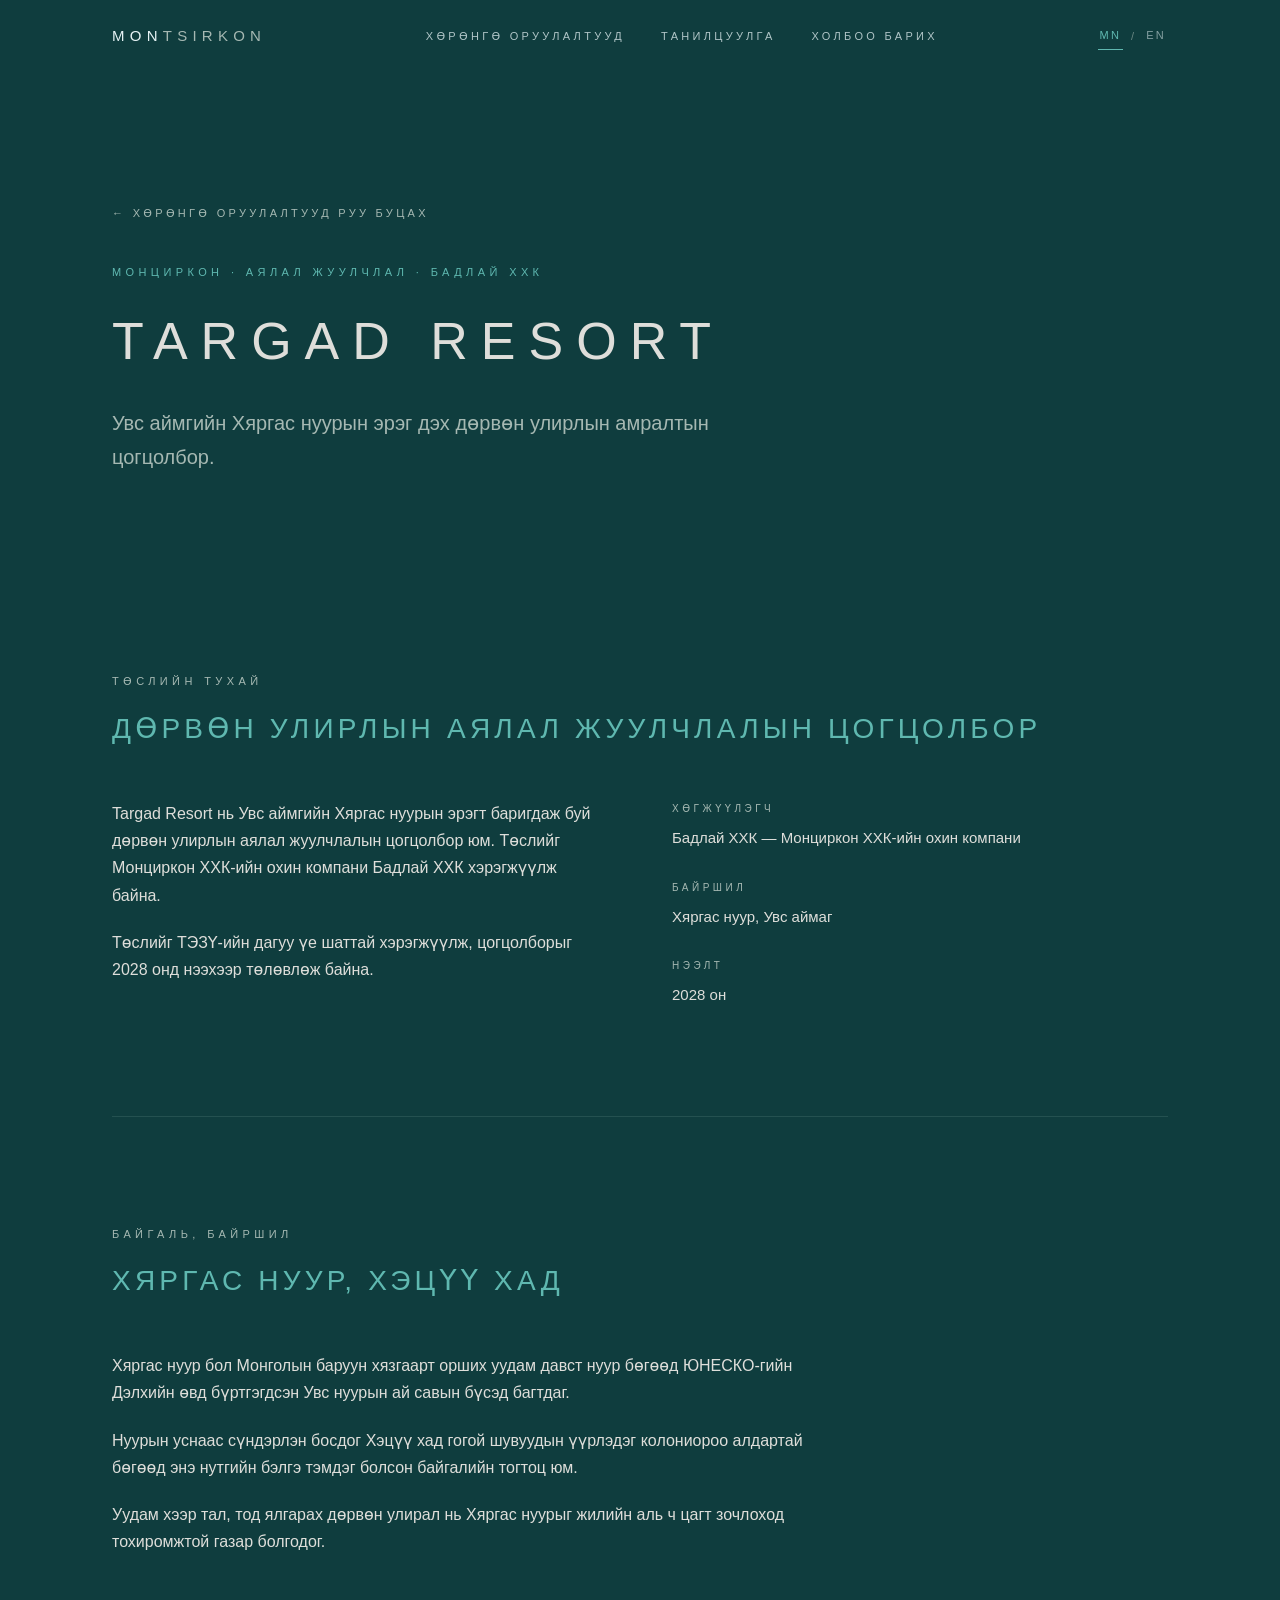
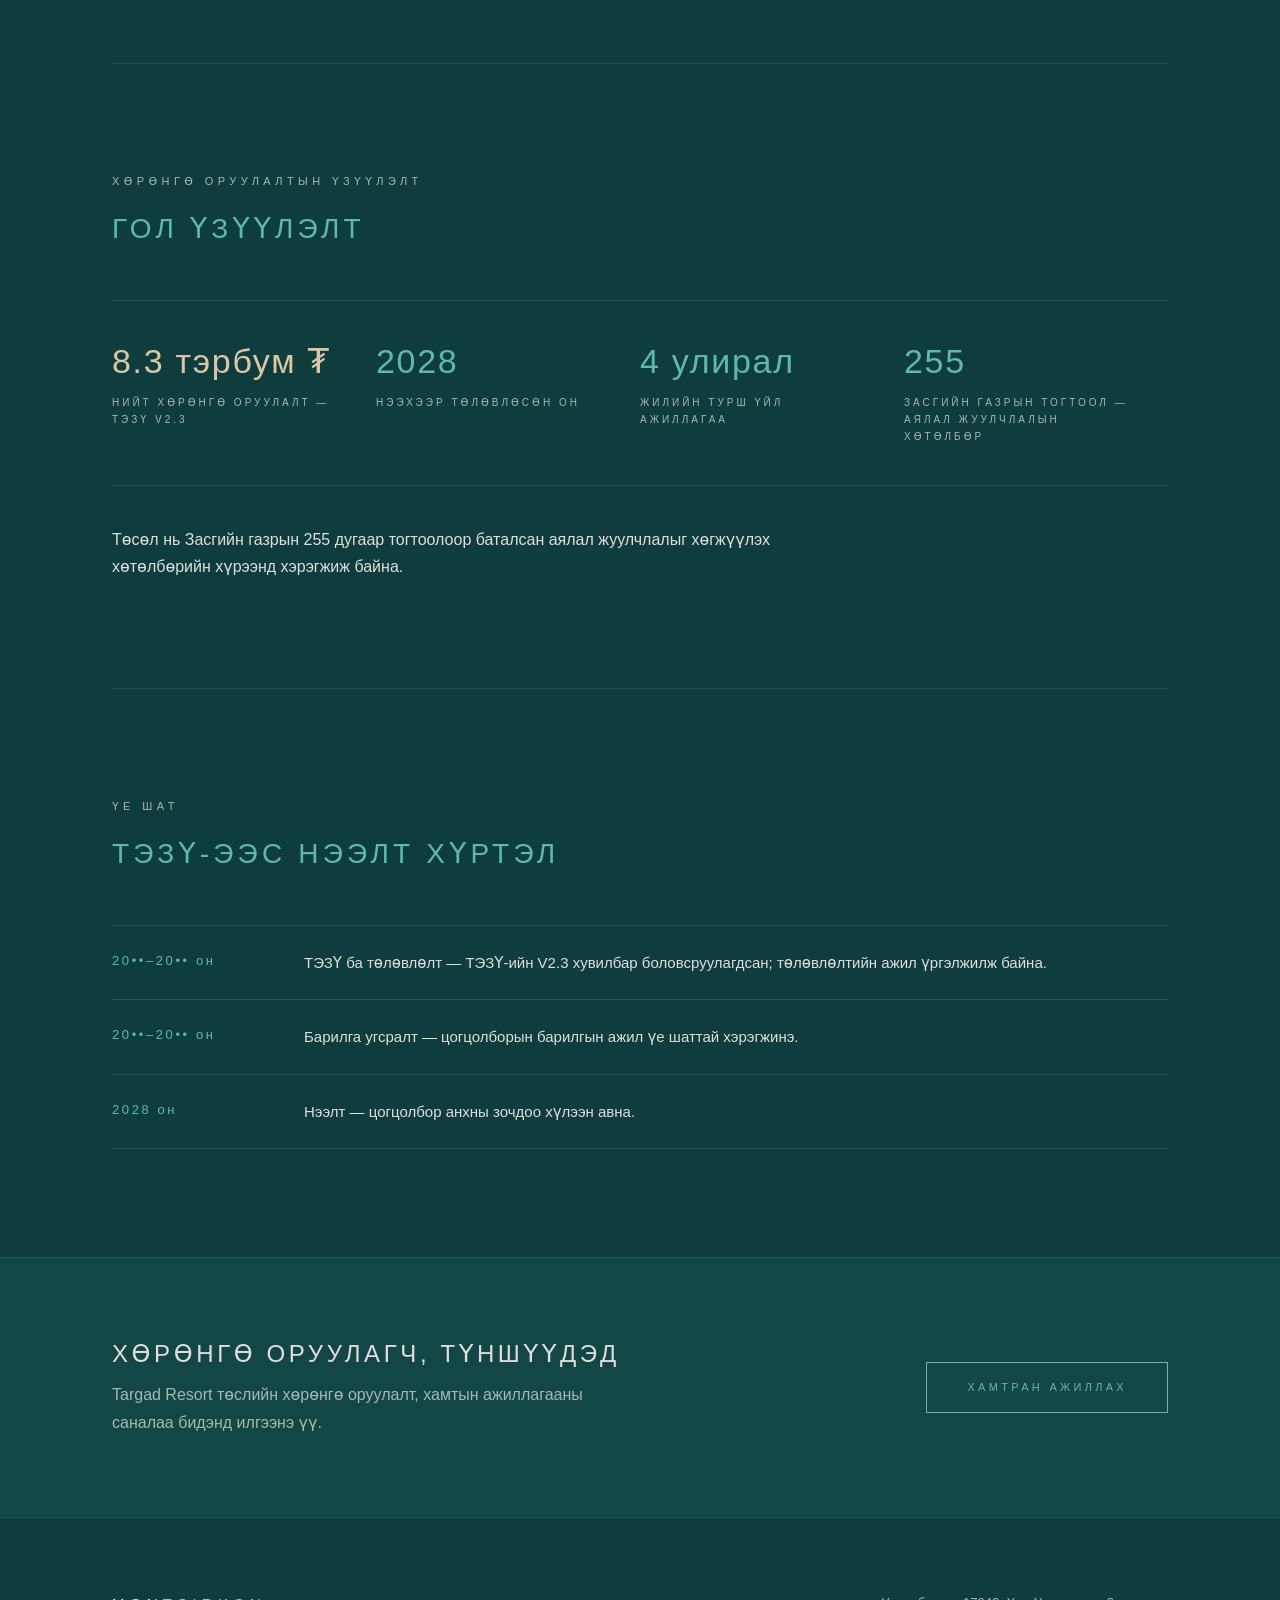
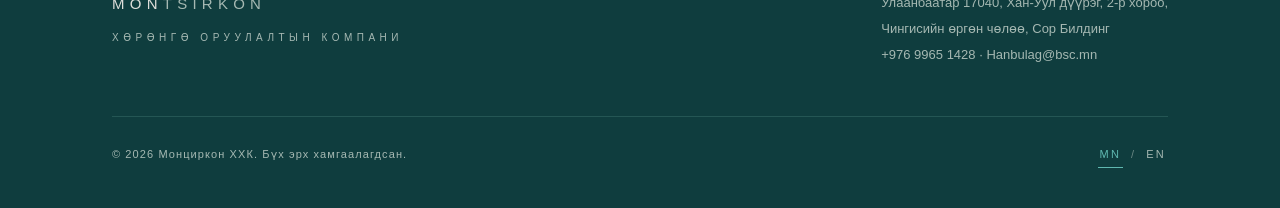
<file: targad.html>
<!DOCTYPE html>
<html lang="mn">
<head>
  <meta charset="UTF-8">
  <meta name="viewport" content="width=device-width, initial-scale=1.0">
  <title>Targad Resort — Хяргас нуур, Увс аймаг</title>
  <meta name="description" content="Targad Resort — ЮНЕСКО-гийн Дэлхийн өвд бүртгэгдсэн Увс нуурын ай савын бүс дэх Хяргас нуурын эрэгт баригдаж буй дөрвөн улирлын аялал жуулчлалын цогцолбор. Нээлт — 2028 он.">
  <link rel="canonical" href="https://www.monzirkon.mn/targad.html">
  <meta property="og:type" content="website">
  <meta property="og:site_name" content="Montsirkon">
  <meta property="og:title" content="Targad Resort — Хяргас нуур, Увс аймаг">
  <meta property="og:description" content="ЮНЕСКО-гийн өвийн бүс дэх Хяргас нуурын эрэгт баригдаж буй дөрвөн улирлын аялал жуулчлалын цогцолбор. Нээлт — 2028 он.">
  <meta property="og:url" content="https://www.monzirkon.mn/targad.html">
  <meta property="og:locale" content="mn_MN">
  <meta property="og:locale:alternate" content="en_US">
  <meta property="og:image" content="https://www.monzirkon.mn/assets/og/og-targad.jpg">
  <meta property="og:image:width" content="1200">
  <meta property="og:image:height" content="630">
  <meta name="theme-color" content="#0f3d3e">
  <link rel="apple-touch-icon" href="assets/apple-touch-icon.png">
  <link rel="manifest" href="site.webmanifest">
  <link rel="icon" type="image/svg+xml" href="data:image/svg+xml,%3Csvg xmlns='http://www.w3.org/2000/svg' viewBox='0 0 64 64'%3E%3Crect width='64' height='64' rx='8' fill='%23001A1F'/%3E%3Ctext x='32' y='43' font-family='Helvetica,Arial,sans-serif' font-size='30' font-weight='500' fill='%23E6F3F5' text-anchor='middle'%3EM%3C/text%3E%3C/svg%3E">
  <link rel="stylesheet" href="styles.css">
  <script>document.documentElement.classList.add("js");</script>
  <script type="application/ld+json">
{
  "@context": "https://schema.org",
  "@type": "BreadcrumbList",
  "itemListElement": [
    {
      "@type": "ListItem",
      "position": 1,
      "name": "Нүүр",
      "item": "https://www.monzirkon.mn/"
    },
    {
      "@type": "ListItem",
      "position": 2,
      "name": "Targad Resort",
      "item": "https://www.monzirkon.mn/targad.html"
    }
  ]
}
  </script>
</head>
<body data-theme="targad">
  <a class="skip-link" href="#main" data-i18n="a11y.skip">Агуулга руу очих</a>

  <header class="site-header">
    <div class="header-inner">
      <a class="wordmark" href="index.html" aria-label="Montsirkon — нүүр хуудас">MON<span>TSIRKON</span></a>
      <nav class="site-nav" id="site-nav" aria-label="Үндсэн цэс">
        <a href="index.html#portfolio" data-i18n="nav.portfolio">Хөрөнгө оруулалтууд</a>
        <a href="index.html#about" data-i18n="nav.about">Танилцуулга</a>
        <a href="index.html#contact" data-i18n="nav.contact">Холбоо барих</a>
      </nav>
      <div class="lang-toggle" role="group" aria-label="Хэл / Language">
        <button type="button" data-lang="mn" aria-pressed="true">MN</button>
        <span class="lang-sep" aria-hidden="true">/</span>
        <button type="button" data-lang="en" aria-pressed="false">EN</button>
      </div>
      <button class="nav-toggle" type="button" aria-expanded="false" aria-controls="site-nav" aria-label="Цэс"></button>
    </div>
  </header>

  <main id="main">

    <!-- SUB-HERO -->
    <section class="subhero">
      <div class="container">
        <a class="back-link" href="index.html#portfolio" data-i18n="common.back">← Хөрөнгө оруулалтууд руу буцах</a>
        <p class="label" data-i18n="page.label">Монциркон · Аялал жуулчлал · Бадлай ХХК</p>
        <h1>TARGAD RESORT</h1>
        <p class="lead" data-i18n="page.lead">Увс аймгийн Хяргас нуурын эрэг дэх дөрвөн улирлын амралтын цогцолбор.</p>
      </div>
    </section>

    <!-- 01 — THE PROJECT -->
    <section class="section" id="project">
      <div class="container">
        <div class="section-head reveal">
          <p class="label" data-i18n="s1.label">Төслийн тухай</p>
          <h2 data-i18n="s1.title">Дөрвөн улирлын аялал жуулчлалын цогцолбор</h2>
        </div>
        <div class="grid-2">
          <div class="prose reveal">
            <p data-i18n="s1.p1">Targad Resort нь Увс аймгийн Хяргас нуурын эрэгт баригдаж буй дөрвөн улирлын аялал жуулчлалын цогцолбор юм. Төслийг Монциркон ХХК-ийн охин компани Бадлай ХХК хэрэгжүүлж байна.</p>
            <p data-i18n="s1.p2">Төслийг ТЭЗҮ-ийн дагуу үе шаттай хэрэгжүүлж, цогцолборыг 2028 онд нээхээр төлөвлөж байна.</p> <!-- VERIFY: opening year (TEZU V2.3) -->
          </div>
          <dl class="meta-list reveal">
            <div>
              <dt data-i18n="s1.dev.label">Хөгжүүлэгч</dt>
              <dd data-i18n="s1.dev.value">Бадлай ХХК — Монциркон ХХК-ийн охин компани</dd>
            </div>
            <div>
              <dt data-i18n="s1.loc.label">Байршил</dt>
              <dd data-i18n="s1.loc.value">Хяргас нуур, Увс аймаг</dd>
            </div>
            <div>
              <dt data-i18n="s1.open.label">Нээлт</dt>
              <dd data-i18n="s1.open.value">2028 он</dd> <!-- VERIFY: opening year -->
            </div>
          </dl>
        </div>
      </div>
    </section>

    <div class="container"><hr class="rule"></div>

    <!-- 02 — THE PLACE -->
    <section class="section" id="place">
      <div class="container">
        <div class="section-head reveal">
          <p class="label" data-i18n="s2.label">Байгаль, байршил</p>
          <h2 data-i18n="s2.title">Хяргас нуур, Хэцүү хад</h2>
        </div>
        <div class="prose reveal">
          <p data-i18n="s2.p1">Хяргас нуур бол Монголын баруун хязгаарт орших уудам давст нуур бөгөөд ЮНЕСКО-гийн Дэлхийн өвд бүртгэгдсэн Увс нуурын ай савын бүсэд багтдаг.</p>
          <p data-i18n="s2.p2">Нуурын уснаас сүндэрлэн босдог Хэцүү хад гогой шувуудын үүрлэдэг колониороо алдартай бөгөөд энэ нутгийн бэлгэ тэмдэг болсон байгалийн тогтоц юм.</p>
          <p data-i18n="s2.p3">Уудам хээр тал, тод ялгарах дөрвөн улирал нь Хяргас нуурыг жилийн аль ч цагт зочлоход тохиромжтой газар болгодог.</p>
        </div>
      </div>
    </section>

    <div class="container"><hr class="rule"></div>

    <!-- 03 — INVESTMENT HIGHLIGHTS -->
    <section class="section" id="highlights">
      <div class="container">
        <div class="section-head reveal">
          <p class="label" data-i18n="s3.label">Хөрөнгө оруулалтын үзүүлэлт</p>
          <h2 data-i18n="s3.title">Гол үзүүлэлт</h2>
        </div>
        <div class="stats stats-4 reveal">
          <div class="stat">
            <p class="stat-value" style="color:var(--accent-2)" data-i18n="s3.stat1.value">8.3 тэрбум ₮</p> <!-- VERIFY: total investment (TEZU V2.3) -->
            <p class="stat-label" data-i18n="s3.stat1.label">Нийт хөрөнгө оруулалт — ТЭЗҮ V2.3</p>
          </div>
          <div class="stat">
            <p class="stat-value" data-i18n="s3.stat2.value">2028</p> <!-- VERIFY: opening year -->
            <p class="stat-label" data-i18n="s3.stat2.label">Нээхээр төлөвлөсөн он</p>
          </div>
          <div class="stat">
            <p class="stat-value" data-i18n="s3.stat3.value">4 улирал</p>
            <p class="stat-label" data-i18n="s3.stat3.label">Жилийн турш үйл ажиллагаа</p>
          </div>
          <div class="stat">
            <p class="stat-value" data-i18n="s3.stat4.value">255</p> <!-- VERIFY: Government Resolution 255 -->
            <p class="stat-label" data-i18n="s3.stat4.label">Засгийн газрын тогтоол — аялал жуулчлалын хөтөлбөр</p>
          </div>
        </div>
        <div class="prose reveal" style="margin-top:2.5rem">
          <p data-i18n="s3.note">Төсөл нь Засгийн газрын 255 дугаар тогтоолоор баталсан аялал жуулчлалыг хөгжүүлэх хөтөлбөрийн хүрээнд хэрэгжиж байна.</p> <!-- VERIFY: Resolution 255 -->
        </div>
      </div>
    </section>

    <div class="container"><hr class="rule"></div>

    <!-- 04 — TIMELINE -->
    <section class="section" id="timeline">
      <div class="container">
        <div class="section-head reveal">
          <p class="label" data-i18n="s4.label">Үе шат</p>
          <h2 data-i18n="s4.title">ТЭЗҮ-ээс нээлт хүртэл</h2>
        </div>
        <ul class="timeline reveal">
          <li>
            <span class="timeline-date" data-i18n="s4.t1.date">20••–20•• он</span> <!-- VERIFY: feasibility & planning dates -->
            <span class="timeline-desc" data-i18n="s4.t1.desc">ТЭЗҮ ба төлөвлөлт — ТЭЗҮ-ийн V2.3 хувилбар боловсруулагдсан; төлөвлөлтийн ажил үргэлжилж байна.</span>
          </li>
          <li>
            <span class="timeline-date" data-i18n="s4.t2.date">20••–20•• он</span> <!-- VERIFY: construction dates -->
            <span class="timeline-desc" data-i18n="s4.t2.desc">Барилга угсралт — цогцолборын барилгын ажил үе шаттай хэрэгжинэ.</span>
          </li>
          <li>
            <span class="timeline-date" data-i18n="s4.t3.date">2028 он</span> <!-- VERIFY: opening year (TEZU V2.3) -->
            <span class="timeline-desc" data-i18n="s4.t3.desc">Нээлт — цогцолбор анхны зочдоо хүлээн авна.</span>
          </li>
        </ul>
      </div>
    </section>

    <!-- CTA -->
    <section class="cta-band">
      <div class="container reveal">
        <div>
          <h2 data-i18n="cta.title">Хөрөнгө оруулагч, түншүүдэд</h2>
          <p data-i18n="cta.p">Targad Resort төслийн хөрөнгө оруулалт, хамтын ажиллагааны саналаа бидэнд илгээнэ үү.</p>
        </div>
        <a class="btn" href="mailto:Hanbulag@bsc.mn?subject=Targad%20Resort" data-i18n="cta.btn">Хамтран ажиллах</a>
      </div>
    </section>
  </main>

  <footer class="site-footer">
    <div class="container">
      <div class="footer-grid">
        <div class="footer-brand">
          <a class="wordmark" href="index.html">MON<span>TSIRKON</span></a>
          <span class="wordmark-descriptor" data-i18n="brand.descriptor">Хөрөнгө оруулалтын компани</span>
        </div>
        <address class="footer-contact">
          <span data-i18n="footer.address">Улаанбаатар 17040, Хан-Уул дүүрэг, 2-р хороо,<br>Чингисийн өргөн чөлөө, Сор Билдинг</span><br>
          <a href="tel:+97699651428">+976 9965 1428</a> · <a href="mailto:Hanbulag@bsc.mn">Hanbulag@bsc.mn</a>
        </address>
      </div>
      <div class="footer-bottom">
        <span data-i18n="footer.rights">© 2026 Монциркон ХХК. Бүх эрх хамгаалагдсан.</span>
        <div class="lang-toggle" role="group" aria-label="Хэл / Language">
          <button type="button" data-lang="mn" aria-pressed="true">MN</button>
          <span class="lang-sep" aria-hidden="true">/</span>
          <button type="button" data-lang="en" aria-pressed="false">EN</button>
        </div>
      </div>
    </div>
  </footer>

  <script>
    window.PAGE_I18N = {
      "meta.title": {
        "mn": "Targad Resort — Хяргас нуур, Увс аймаг",
        "en": "Targad Resort — Khyargas Lake, Uvs"
      },
      "meta.desc": {
        "mn": "Targad Resort — ЮНЕСКО-гийн Дэлхийн өвд бүртгэгдсэн Увс нуурын ай савын бүс дэх Хяргас нуурын эрэгт баригдаж буй дөрвөн улирлын аялал жуулчлалын цогцолбор. Нээлт — 2028 он.",
        "en": "Targad Resort is a four-season tourism complex on Khyargas Lake in the UNESCO-listed Uvs Nuur basin region, with opening planned for 2028."
      },
      "page.label": {
        "mn": "Монциркон · Аялал жуулчлал · Бадлай ХХК",
        "en": "Montsirkon portfolio · Tourism · Badlai LLC"
      },
      "page.lead": {
        "mn": "Увс аймгийн Хяргас нуурын эрэг дэх дөрвөн улирлын амралтын цогцолбор.",
        "en": "A four-season resort on the shore of Khyargas Lake, Uvs Province."
      },
      "s1.label": {
        "mn": "Төслийн тухай",
        "en": "The project"
      },
      "s1.title": {
        "mn": "Дөрвөн улирлын аялал жуулчлалын цогцолбор",
        "en": "A four-season tourism complex"
      },
      "s1.p1": {
        "mn": "Targad Resort нь Увс аймгийн Хяргас нуурын эрэгт баригдаж буй дөрвөн улирлын аялал жуулчлалын цогцолбор юм. Төслийг Монциркон ХХК-ийн охин компани Бадлай ХХК хэрэгжүүлж байна.",
        "en": "Targad Resort is a four-season tourism complex taking shape on the shore of Khyargas Lake, Uvs Province. The project is developed by Badlai LLC, a subsidiary of Montsirkon LLC."
      },
      "s1.p2": {
        "mn": "Төслийг ТЭЗҮ-ийн дагуу үе шаттай хэрэгжүүлж, цогцолборыг 2028 онд нээхээр төлөвлөж байна.",
        "en": "Work proceeds in phases under the project's feasibility study, with opening planned for 2028."
      },
      "s1.dev.label": {
        "mn": "Хөгжүүлэгч",
        "en": "Developer"
      },
      "s1.dev.value": {
        "mn": "Бадлай ХХК — Монциркон ХХК-ийн охин компани",
        "en": "Badlai LLC, a Montsirkon subsidiary"
      },
      "s1.loc.label": {
        "mn": "Байршил",
        "en": "Location"
      },
      "s1.loc.value": {
        "mn": "Хяргас нуур, Увс аймаг",
        "en": "Khyargas Lake, Uvs Province"
      },
      "s1.open.label": {
        "mn": "Нээлт",
        "en": "Opening"
      },
      "s1.open.value": {
        "mn": "2028 он",
        "en": "2028"
      },
      "s2.label": {
        "mn": "Байгаль, байршил",
        "en": "The place"
      },
      "s2.title": {
        "mn": "Хяргас нуур, Хэцүү хад",
        "en": "Khyargas Lake and Khetsuu Khad"
      },
      "s2.p1": {
        "mn": "Хяргас нуур бол Монголын баруун хязгаарт орших уудам давст нуур бөгөөд ЮНЕСКО-гийн Дэлхийн өвд бүртгэгдсэн Увс нуурын ай савын бүсэд багтдаг.",
        "en": "Khyargas Lake is a vast salt lake in western Mongolia, part of the UNESCO World Heritage Uvs Nuur basin region."
      },
      "s2.p2": {
        "mn": "Нуурын уснаас сүндэрлэн босдог Хэцүү хад гогой шувуудын үүрлэдэг колониороо алдартай бөгөөд энэ нутгийн бэлгэ тэмдэг болсон байгалийн тогтоц юм.",
        "en": "Khetsuu Khad, the great rock rising from the water, is famous for the cormorant colony that nests there — the natural landmark of the region."
      },
      "s2.p3": {
        "mn": "Уудам хээр тал, тод ялгарах дөрвөн улирал нь Хяргас нуурыг жилийн аль ч цагт зочлоход тохиромжтой газар болгодог.",
        "en": "Open steppe and four sharply distinct seasons make the lake a destination for every time of year."
      },
      "s3.label": {
        "mn": "Хөрөнгө оруулалтын үзүүлэлт",
        "en": "Investment highlights"
      },
      "s3.title": {
        "mn": "Гол үзүүлэлт",
        "en": "Key figures"
      },
      "s3.stat1.value": {
        "mn": "8.3 тэрбум ₮",
        "en": "MNT 8.3 billion"
      },
      "s3.stat1.label": {
        "mn": "Нийт хөрөнгө оруулалт — ТЭЗҮ V2.3",
        "en": "Total investment — TEZU V2.3"
      },
      "s3.stat2.value": {
        "mn": "2028",
        "en": "2028"
      },
      "s3.stat2.label": {
        "mn": "Нээхээр төлөвлөсөн он",
        "en": "Planned opening"
      },
      "s3.stat3.value": {
        "mn": "4 улирал",
        "en": "4 seasons"
      },
      "s3.stat3.label": {
        "mn": "Жилийн турш үйл ажиллагаа",
        "en": "Year-round operation"
      },
      "s3.stat4.value": {
        "mn": "255",
        "en": "255"
      },
      "s3.stat4.label": {
        "mn": "Засгийн газрын тогтоол — аялал жуулчлалын хөтөлбөр",
        "en": "Government resolution — tourism programme"
      },
      "s3.note": {
        "mn": "Төсөл нь Засгийн газрын 255 дугаар тогтоолоор баталсан аялал жуулчлалыг хөгжүүлэх хөтөлбөрийн хүрээнд хэрэгжиж байна.",
        "en": "The project is implemented within the state tourism development programme approved by Government Resolution No. 255."
      },
      "s4.label": {
        "mn": "Үе шат",
        "en": "Timeline"
      },
      "s4.title": {
        "mn": "ТЭЗҮ-ээс нээлт хүртэл",
        "en": "From feasibility to opening"
      },
      "s4.t1.date": {
        "mn": "20••–20•• он",
        "en": "20••–20••"
      },
      "s4.t1.desc": {
        "mn": "ТЭЗҮ ба төлөвлөлт — ТЭЗҮ-ийн V2.3 хувилбар боловсруулагдсан; төлөвлөлтийн ажил үргэлжилж байна.",
        "en": "Feasibility and planning — feasibility study V2.3 complete; planning continues."
      },
      "s4.t2.date": {
        "mn": "20••–20•• он",
        "en": "20••–20••"
      },
      "s4.t2.desc": {
        "mn": "Барилга угсралт — цогцолборын барилгын ажил үе шаттай хэрэгжинэ.",
        "en": "Construction — the complex is built in phases."
      },
      "s4.t3.date": {
        "mn": "2028 он",
        "en": "2028"
      },
      "s4.t3.desc": {
        "mn": "Нээлт — цогцолбор анхны зочдоо хүлээн авна.",
        "en": "Opening — the resort welcomes its first guests."
      },
      "cta.title": {
        "mn": "Хөрөнгө оруулагч, түншүүдэд",
        "en": "For investors and partners"
      },
      "cta.p": {
        "mn": "Targad Resort төслийн хөрөнгө оруулалт, хамтын ажиллагааны саналаа бидэнд илгээнэ үү.",
        "en": "For investment and partnership enquiries around Targad Resort, write to us."
      },
      "cta.btn": {
        "mn": "Хамтран ажиллах",
        "en": "Partner with us"
      }
    };
  </script>
  <script src="app.js" defer></script>
</body>
</html>
</file>
<file: styles.css>
/* ============================================================
   MONTSIRKON — investment black design system
   Palette tokens are defined once here; each project page
   swaps them via <body data-theme="...">.
   ============================================================ */

:root {
  /* core — Zircon Blue (#00849D), the house colour, on its own shade ramp */
  --bg: #001a1f;
  --surface: #00282f;
  --text: #e6f3f5;
  --muted: #9fb9be;
  --hairline: #5a8189;
  --border: #00424f;
  --accent: #00849d;
  --accent-strong: #4bb8cf;

  /* header (consistent chrome across themes, recolored for legibility) */
  --header-bg: #001a1f;
  --header-text: #e6f3f5;
  --header-border: #00424f;

  /* per-project card accents (landing grid) */
  --c-bluesky: #94cee3;
  --c-hovn: #e9754f;
  --c-targad: #5fb8b0;
  --c-residence: #b08d57;

  --container: 72rem;
  --header-h: 4.5rem;
}

/* ---- project palettes ---------------------------------------- */

/* Blue Sky Cashmere — per bsc.mn brand: white ground, crest-logo navy
   #1B427B, sky blue #94CEE3 as secondary accent */
body[data-theme="bluesky"] {
  --bg: #fbfbfa;
  --surface: #f2f5f9;
  --text: #23303f;
  --muted: #5c6b7c;
  --hairline: #a8bacf;
  --border: #dde5ee;
  --accent: #94cee3;
  --accent-strong: #1b427b;
  --header-bg: #fbfbfa;
  --header-text: #23303f;
  --header-border: #dde5ee;
}

/* HOVN — canonical brand palette per Hovn_LogoGuide/Brand Canon v1.0:
   Deep Brown #422F22 · Cream #F7E1C9 · Apricot #E9754F (accent only) */
body[data-theme="hovn"] {
  --bg: #f7e1c9;
  --surface: #f1d6b4;
  --text: #422f22;
  --muted: #6a5a49;
  --hairline: #c9a87d;
  --border: #e3c9a2;
  --accent: #e9754f;
  --accent-strong: #9c4123;
  --header-bg: #f7e1c9;
  --header-text: #422f22;
  --header-border: #e3c9a2;
}

body[data-theme="targad"] {
  --bg: #0f3d3e;
  --surface: #134746;
  --text: #dededa;
  --muted: #a5b8b2;
  --hairline: #3f6a67;
  --border: #245654;
  --accent: #5fb8b0;
  --accent-strong: #5fb8b0;
  --accent-2: #d9c7a7;
  --header-bg: #001a1f;
  --header-text: #e6f3f5;
  --header-border: #00424f;
}

body[data-theme="residence"] {
  /* «Цэнгэл» хотхон landing: warm-cream editorial body, bronze accent
     carried over from the portfolio card (--c-residence). The hero is
     a full-bleed drawing under a dark scrim; header chrome stays
     investment black (see the residence component rules at the end
     of this file). */
  --bg: #faf8f4;
  --surface: #f2eee6;
  --text: #292522;
  --muted: #6d6559;
  --hairline: #b9ad9a;
  --border: #e5ddcd;
  --accent: #b08d57;
  --accent-strong: #8a6a3b;
  --header-bg: #001a1f;
  --header-text: #e6f3f5;
  --header-border: #00424f;
}

/* ---- reset / base --------------------------------------------- */

*,
*::before,
*::after {
  box-sizing: border-box;
  margin: 0;
  padding: 0;
}

html {
  scroll-padding-top: calc(var(--header-h) + 1rem);
}

@media (prefers-reduced-motion: no-preference) {
  html {
    scroll-behavior: smooth;
  }
}

body {
  background: var(--bg);
  color: var(--text);
  font-family: "Helvetica Neue", Helvetica, Arial, -apple-system, "Segoe UI", system-ui, sans-serif;
  font-size: 1rem;
  font-weight: 400;
  line-height: 1.7;
  -webkit-font-smoothing: antialiased;
  text-rendering: optimizeLegibility;
}

/* stepping through the window — brief fade on page load */
@media (prefers-reduced-motion: no-preference) {
  body {
    animation: page-fade 0.55s ease both;
  }
}

@keyframes page-fade {
  from { opacity: 0; }
  to { opacity: 1; }
}

img,
svg {
  max-width: 100%;
  display: block;
}

a {
  color: inherit;
  text-decoration: none;
}

p a,
.text-link {
  color: var(--text);
  text-decoration: underline;
  text-decoration-color: var(--hairline);
  text-underline-offset: 0.25em;
  transition: text-decoration-color 250ms ease, color 250ms ease;
}

p a:hover,
.text-link:hover {
  color: var(--accent-strong);
  text-decoration-color: var(--accent-strong);
}

:focus-visible {
  outline: 1px solid var(--accent-strong);
  outline-offset: 4px;
}

::selection {
  background: var(--accent);
  color: var(--bg);
}

.skip-link {
  position: absolute;
  top: -3rem;
  left: 1rem;
  z-index: 200;
  padding: 0.5rem 1rem;
  background: var(--text);
  color: var(--bg);
  font-size: 0.75rem;
  letter-spacing: 0.15em;
  text-transform: uppercase;
  transition: top 250ms ease;
}

.skip-link:focus {
  top: 1rem;
}

/* ---- typography ------------------------------------------------ */

h1, h2, h3 {
  font-weight: 500;
  text-transform: uppercase;
  line-height: 1.25;
  color: var(--text);
}

h1 { letter-spacing: 0.15em; }
h2 { letter-spacing: 0.15em; font-size: clamp(1.25rem, 2.6vw, 1.75rem); }
h3 { letter-spacing: 0.15em; font-size: 1rem; }

.label {
  display: block;
  font-size: 0.6875rem;
  font-weight: 500;
  letter-spacing: 0.4em;
  text-transform: uppercase;
  color: var(--muted);
}

.lead {
  font-size: clamp(1.0625rem, 1.8vw, 1.25rem);
  line-height: 1.7;
  color: var(--text);
}

.muted {
  color: var(--muted);
}

/* ---- layout ---------------------------------------------------- */

.container {
  max-width: var(--container);
  margin-inline: auto;
  padding-inline: clamp(1.25rem, 5vw, 3rem);
}

.section {
  padding-block: clamp(4.5rem, 12vh, 8.5rem);
}

.section-head {
  margin-bottom: clamp(2.5rem, 6vh, 4rem);
}

.section-head .label {
  margin-bottom: 1.25rem;
}

.section-head h2 {
  color: var(--accent-strong);
}

.rule {
  border: 0;
  border-top: 1px solid var(--hairline);
  opacity: 0.45;
}

.grid-2 {
  display: grid;
  gap: clamp(2rem, 5vw, 4.5rem);
}

@media (min-width: 768px) {
  .grid-2 {
    grid-template-columns: 1fr 1fr;
  }
}

/* ---- header ---------------------------------------------------- */

.site-header {
  position: fixed;
  inset: 0 0 auto 0;
  z-index: 100;
  background: transparent;
  border-bottom: 1px solid transparent;
  transition: background 300ms ease, border-color 300ms ease;
}

.site-header.is-scrolled {
  background: var(--header-bg);
  border-bottom-color: var(--header-border);
}

.header-inner {
  max-width: var(--container);
  margin-inline: auto;
  padding-inline: clamp(1.25rem, 5vw, 3rem);
  height: var(--header-h);
  display: flex;
  align-items: center;
  justify-content: space-between;
  gap: 1.5rem;
}

.wordmark {
  font-size: 0.9375rem;
  font-weight: 500;
  letter-spacing: 0.35em;
  text-transform: uppercase;
  color: var(--header-text);
  white-space: nowrap;
}

.wordmark span {
  color: var(--muted);
}

.wordmark-descriptor {
  display: block;
  margin-top: 0.75rem;
  font-size: 0.625rem;
  font-weight: 500;
  letter-spacing: 0.45em;
  text-transform: uppercase;
  color: var(--muted);
}

.site-nav {
  display: none;
  align-items: center;
  gap: 2.25rem;
}

@media (min-width: 768px) {
  .site-nav {
    display: flex;
  }
}

.site-nav a {
  font-size: 0.6875rem;
  font-weight: 500;
  letter-spacing: 0.3em;
  text-transform: uppercase;
  color: var(--header-text);
  opacity: 0.75;
  transition: opacity 250ms ease;
}

.site-nav a:hover {
  opacity: 1;
}

/* ---- language toggle ------------------------------------------- */

.lang-toggle {
  display: flex;
  align-items: center;
  gap: 0.5rem;
  font-size: 0.6875rem;
  letter-spacing: 0.2em;
}

.lang-toggle .lang-sep {
  color: var(--muted);
  opacity: 0.6;
}

.lang-toggle button {
  appearance: none;
  background: none;
  border: 0;
  padding: 0.25rem 0.125rem;
  font: inherit;
  font-weight: 500;
  letter-spacing: 0.2em;
  text-transform: uppercase;
  color: var(--muted);
  cursor: pointer;
  border-bottom: 1px solid transparent;
  transition: color 250ms ease, border-color 250ms ease;
}

.site-header .lang-toggle button {
  color: var(--header-text);
  opacity: 0.55;
}

.lang-toggle button:hover {
  opacity: 1;
}

.lang-toggle button.is-active,
.site-header .lang-toggle button.is-active {
  opacity: 1;
  color: var(--accent-strong);
  border-bottom-color: var(--accent-strong);
}

body:not([data-theme]) .site-header .lang-toggle button.is-active {
  color: var(--header-text);
  border-bottom-color: var(--hairline);
}

/* ---- hero (landing) -------------------------------------------- */

.hero {
  min-height: 100vh;
  min-height: 100svh;
  display: flex;
  flex-direction: column;
  align-items: center;
  justify-content: center;
  text-align: center;
  position: relative;
  padding: calc(var(--header-h) + 2rem) clamp(1.25rem, 5vw, 3rem) 6rem;
}

.hero-label {
  margin-bottom: 2.5rem;
}

.hero-wordmark {
  font-size: clamp(1.75rem, 7vw, 4.25rem);
  font-weight: 500;
  letter-spacing: 0.35em;
  text-transform: uppercase;
  text-indent: 0.35em; /* optically recenters tracked type */
  color: var(--text);
}

.hero-wordmark span {
  color: var(--muted);
}

.hero-rule {
  width: min(16rem, 40vw);
  margin: 2.5rem 0 2.25rem;
  border: 0;
  border-top: 1px solid var(--hairline);
  opacity: 0.5;
}

.hero-descriptor {
  font-size: 0.75rem;
  font-weight: 500;
  letter-spacing: 0.45em;
  text-transform: uppercase;
  text-indent: 0.45em;
  color: var(--muted);
  margin-bottom: 2.75rem;
}

.hero-tagline {
  max-width: 34rem;
  color: var(--text);
  font-size: clamp(0.9375rem, 1.5vw, 1.0625rem);
}

.scroll-cue {
  position: absolute;
  bottom: 2.25rem;
  left: 50%;
  transform: translateX(-50%);
  display: flex;
  flex-direction: column;
  align-items: center;
  gap: 0.875rem;
  color: var(--muted);
  font-size: 0.5625rem;
  letter-spacing: 0.4em;
  text-transform: uppercase;
  text-indent: 0.4em;
}

.scroll-cue::after {
  content: "";
  width: 1px;
  height: 3rem;
  background: var(--hairline);
  opacity: 0.6;
}

@media (prefers-reduced-motion: no-preference) {
  .scroll-cue::after {
    animation: cue-pulse 2.4s ease-in-out infinite;
  }
}

@keyframes cue-pulse {
  0%, 100% { transform: scaleY(1); opacity: 0.6; }
  50% { transform: scaleY(0.55); opacity: 0.25; }
}

/* ---- sub-page hero --------------------------------------------- */

.subhero {
  padding: calc(var(--header-h) + clamp(5rem, 14vh, 9rem)) 0 clamp(4rem, 10vh, 6.5rem);
}

.subhero .label {
  margin-bottom: 1.75rem;
  color: var(--accent-strong);
}

.subhero h1 {
  font-size: clamp(1.625rem, 5vw, 3.25rem);
  letter-spacing: 0.25em;
}

.subhero .lead {
  max-width: 38rem;
  margin-top: 2rem;
  color: var(--muted);
}

/* brand logo standing in for the page h1 (e.g. HOVN) */
.brand-h1 {
  line-height: 0;
}

.brand-h1 img {
  display: block;
  width: auto;
  height: clamp(3.75rem, 9vw, 6rem);
}

/* crest-shaped logos (taller than wordmarks) get more height */
.brand-h1 img.logo-tall {
  height: clamp(5rem, 11vw, 7.5rem);
}

.back-link {
  display: inline-block;
  margin-bottom: 2.5rem;
  font-size: 0.6875rem;
  font-weight: 500;
  letter-spacing: 0.3em;
  text-transform: uppercase;
  color: var(--muted);
  transition: color 250ms ease;
}

.back-link:hover {
  color: var(--accent-strong);
}

/* ---- portfolio window grid ------------------------------------- */

.windows {
  display: grid;
  grid-template-columns: 1fr;
  gap: 1.25rem;
}

@media (min-width: 768px) {
  .windows {
    grid-template-columns: 1fr 1fr;
    gap: 1.5rem;
  }
}

.window-card {
  --card-accent: var(--accent);
  display: flex;
  flex-direction: column;
  justify-content: space-between;
  gap: 3.5rem;
  min-height: 18rem;
  padding: clamp(1.75rem, 3.5vw, 2.75rem);
  background: var(--surface);
  border: 1px solid var(--border);
  transition: border-color 250ms ease, transform 250ms ease, box-shadow 250ms ease;
}

@media (min-width: 768px) {
  .window-card {
    min-height: 22rem;
  }
}

.window-card:hover,
.window-card:focus-visible {
  border-color: var(--card-accent);
  transform: translateY(-6px);
  box-shadow: 0 18px 40px -24px rgba(0, 0, 0, 0.55);
}

.window-card:focus-visible {
  outline-color: var(--card-accent);
}

.card-top {
  display: flex;
  justify-content: space-between;
  align-items: baseline;
  gap: 1rem;
}

.card-index {
  font-size: 0.6875rem;
  letter-spacing: 0.3em;
  color: var(--muted);
}

.card-sector {
  font-size: 0.5625rem;
  font-weight: 500;
  letter-spacing: 0.35em;
  text-transform: uppercase;
  color: var(--muted);
  text-align: right;
}

.card-name {
  font-size: clamp(1.0625rem, 2vw, 1.375rem);
  letter-spacing: 0.2em;
  color: var(--card-accent);
  transition: color 250ms ease;
}

.card-desc {
  margin-top: 0.875rem;
  font-size: 0.875rem;
  color: var(--muted);
  max-width: 24rem;
}

.card-open {
  margin-top: 1.75rem;
  font-size: 0.6875rem;
  font-weight: 500;
  letter-spacing: 0.35em;
  text-transform: uppercase;
  color: var(--muted);
  transition: color 250ms ease;
}

.window-card:hover .card-open,
.window-card:focus-visible .card-open {
  color: var(--card-accent);
}

/* ---- buttons ---------------------------------------------------- */

.btn {
  text-decoration: none; /* also when a .btn sits inside a <p>, which underlines links */
  display: inline-block;
  padding: 0.9375rem 2.5rem;
  border: 1px solid var(--accent-strong);
  color: var(--accent-strong);
  background: transparent;
  font-size: 0.6875rem;
  font-weight: 500;
  letter-spacing: 0.3em;
  text-transform: uppercase;
  cursor: pointer;
  transition: background 250ms ease, color 250ms ease;
}

.btn:hover {
  background: var(--accent-strong);
  color: var(--bg);
}

/* ---- content blocks --------------------------------------------- */

.prose p + p {
  margin-top: 1.25rem;
}

.prose p {
  max-width: 44rem;
}

.meta-list {
  display: grid;
  gap: 1.75rem;
}

.meta-list dt {
  font-size: 0.625rem;
  font-weight: 500;
  letter-spacing: 0.35em;
  text-transform: uppercase;
  color: var(--muted);
  margin-bottom: 0.5rem;
}

.meta-list dd {
  font-size: 0.9375rem;
  color: var(--text);
}

.meta-list dd a:hover {
  color: var(--accent-strong);
}

.pillars {
  list-style: none;
  display: grid;
  gap: 0;
  border-top: 1px solid var(--border);
}

.pillars li {
  padding: 1.125rem 0;
  border-bottom: 1px solid var(--border);
  display: flex;
  justify-content: space-between;
  align-items: baseline;
  gap: 1rem;
  font-size: 0.8125rem;
  font-weight: 500;
  letter-spacing: 0.25em;
  text-transform: uppercase;
}

.pillars li .pillar-index {
  color: var(--muted);
  font-size: 0.6875rem;
  letter-spacing: 0.3em;
}

/* stat rows (project pages) */
.stats {
  display: grid;
  grid-template-columns: 1fr;
  border-top: 1px solid var(--border);
}

@media (min-width: 768px) {
  .stats {
    grid-template-columns: repeat(3, 1fr);
  }
  .stats.stats-4 {
    grid-template-columns: repeat(4, 1fr);
  }
}

.stat {
  padding: 2rem 0;
  border-bottom: 1px solid var(--border);
}

@media (min-width: 768px) {
  .stat {
    padding: 2.5rem 2rem 2.5rem 0;
  }
}

.stat-value {
  font-size: clamp(1.5rem, 3vw, 2.125rem);
  font-weight: 300;
  letter-spacing: 0.05em;
  color: var(--accent-strong);
  line-height: 1.2;
}

.stat-label {
  margin-top: 0.75rem;
  font-size: 0.625rem;
  font-weight: 500;
  letter-spacing: 0.3em;
  text-transform: uppercase;
  color: var(--muted);
}

/* feature / capability rows */
.feature-list {
  list-style: none;
  border-top: 1px solid var(--border);
}

.feature-list li {
  display: grid;
  gap: 0.375rem;
  padding: 1.5rem 0;
  border-bottom: 1px solid var(--border);
}

@media (min-width: 768px) {
  .feature-list li {
    grid-template-columns: 14rem 1fr;
    gap: 2rem;
  }
}

.feature-list .feature-name {
  font-size: 0.75rem;
  font-weight: 500;
  letter-spacing: 0.25em;
  text-transform: uppercase;
  color: var(--accent-strong);
}

.feature-list .feature-desc {
  font-size: 0.9375rem;
  color: var(--text);
}

/* collection preview placeholders (HOVN) */
.collection {
  display: grid;
  grid-template-columns: 1fr 1fr;
  gap: 1.25rem;
}

@media (min-width: 768px) {
  .collection {
    grid-template-columns: repeat(3, 1fr);
    gap: 1.5rem;
  }
}

.collection-item {
  background: var(--surface);
  border: 1px solid var(--border);
  aspect-ratio: 3 / 4;
  display: flex;
  flex-direction: column;
  justify-content: flex-end;
  padding: 1.25rem;
  transition: border-color 250ms ease;
}

.collection-item:hover {
  border-color: var(--accent);
}

.collection-item .item-index {
  font-size: 0.625rem;
  letter-spacing: 0.3em;
  color: var(--muted);
  margin-bottom: auto;
}

.collection-item .item-name {
  font-size: 0.75rem;
  font-weight: 500;
  letter-spacing: 0.2em;
  text-transform: uppercase;
  color: var(--text);
}

.collection-item .item-note {
  margin-top: 0.25rem;
  font-size: 0.75rem;
  color: var(--muted);
}

/* timeline (Targad) */
.timeline {
  list-style: none;
  border-top: 1px solid var(--border);
}

.timeline li {
  display: grid;
  gap: 0.375rem;
  padding: 1.5rem 0;
  border-bottom: 1px solid var(--border);
}

@media (min-width: 768px) {
  .timeline li {
    grid-template-columns: 10rem 1fr;
    gap: 2rem;
  }
}

.timeline .timeline-date {
  font-size: 0.8125rem;
  font-weight: 500;
  letter-spacing: 0.2em;
  color: var(--accent-strong);
}

.timeline .timeline-desc {
  font-size: 0.9375rem;
}

/* CTA band */
.cta-band {
  border-top: 1px solid var(--border);
  border-bottom: 1px solid var(--border);
  background: var(--surface);
}

/* footer supplies the closing hairline when the band sits directly above it */
main > .cta-band:last-child {
  border-bottom: 0;
}

.cta-band .container {
  padding-block: clamp(3.5rem, 9vh, 5.5rem);
  display: flex;
  flex-direction: column;
  gap: 2rem;
  align-items: flex-start;
}

@media (min-width: 768px) {
  .cta-band .container {
    flex-direction: row;
    align-items: center;
    justify-content: space-between;
  }
}

.cta-band h2 {
  font-size: clamp(1.125rem, 2.2vw, 1.5rem);
}

.cta-band p {
  margin-top: 0.75rem;
  color: var(--muted);
  max-width: 30rem;
}

/* ---- footer ------------------------------------------------------ */

.site-footer {
  border-top: 1px solid var(--border);
  padding: clamp(3rem, 8vh, 4.5rem) 0 2.5rem;
}

.footer-grid {
  display: grid;
  gap: 2.5rem;
}

@media (min-width: 768px) {
  .footer-grid {
    grid-template-columns: 1fr auto;
    align-items: start;
  }
}

.footer-brand .wordmark {
  color: var(--text);
}

.footer-contact {
  font-size: 0.8125rem;
  color: var(--muted);
  font-style: normal;
  line-height: 2;
}

.footer-contact a:hover {
  color: var(--accent-strong);
}

.footer-bottom {
  margin-top: 3rem;
  padding-top: 1.5rem;
  border-top: 1px solid var(--border);
  display: flex;
  flex-wrap: wrap;
  gap: 1rem 2rem;
  align-items: center;
  justify-content: space-between;
  font-size: 0.6875rem;
  letter-spacing: 0.1em;
  color: var(--muted);
}

/* ---- reveal on scroll -------------------------------------------- */

html.js .reveal {
  opacity: 0;
  transform: translateY(1.5rem);
  transition: opacity 600ms ease, transform 600ms ease;
}

html.js .reveal.is-visible {
  opacity: 1;
  transform: none;
}

@media (prefers-reduced-motion: reduce) {
  html.js .reveal {
    opacity: 1;
    transform: none;
    transition: none;
  }
  .window-card,
  .window-card:hover,
  .window-card:focus-visible {
    transform: none;
  }
}

/* ================================================================
   Residence — «Цэнгэл» хотхон page components
   Scope: body[data-theme="residence"] only.
   ================================================================ */

/* header details that would otherwise read the light-body tokens
   (--muted / --accent-strong) go murky on the dark chrome — pin them */
body[data-theme="residence"] .site-header .wordmark span,
body[data-theme="residence"] .site-header .lang-toggle .lang-sep {
  color: #9a9a96;
}

body[data-theme="residence"] .site-header .lang-toggle button.is-active {
  color: #b08d57;
  border-bottom-color: #b08d57;
}

/* ---- hero: full-bleed drawing under a dark scrim ----------------- */

body[data-theme="residence"] .cine-hero {
  position: relative;
  isolation: isolate;
  min-height: 85vh;
  min-height: 85svh;
  display: flex;
  align-items: flex-end;
}

body[data-theme="residence"] .cine-hero-img {
  position: absolute;
  inset: 0;
  z-index: -2;
  width: 100%;
  height: 100%;
  object-fit: cover;
}

/* dark scrim: keeps the white-ground drawing cinematic and the
   overlaid type + transparent header legible; bottom lands on the
   site's investment black before handing over to the cream body */
body[data-theme="residence"] .cine-hero::after {
  content: "";
  position: absolute;
  inset: 0;
  z-index: -1;
  background: linear-gradient(
    180deg,
    rgba(10, 12, 10, 0.82) 0%,
    rgba(10, 12, 10, 0.46) 30%,
    rgba(10, 12, 10, 0.4) 55%,
    rgba(0, 26, 31, 0.97) 100%
  );
}

body[data-theme="residence"] .cine-hero-content {
  width: 100%;
  padding-top: calc(var(--header-h) + 3rem);
  padding-bottom: clamp(3.5rem, 9vh, 6rem);
}

body[data-theme="residence"] .cine-hero .back-link {
  color: #b9b4a6;
}

body[data-theme="residence"] .cine-hero .label {
  color: #b9b4a6;
}

body[data-theme="residence"] .cine-eyebrow {
  margin: 2rem 0 1.25rem;
  font-size: 0.6875rem;
  font-weight: 500;
  letter-spacing: 0.45em;
  text-transform: uppercase;
  color: #c49d64;
}

body[data-theme="residence"] .cine-hero h1 {
  font-size: clamp(1.75rem, 6vw, 3.75rem);
  letter-spacing: 0.18em;
  color: #f2efe7;
}

body[data-theme="residence"] .cine-tagline {
  margin-top: 1.75rem;
  font-size: clamp(0.8125rem, 1.6vw, 1rem);
  font-weight: 500;
  letter-spacing: 0.32em;
  text-transform: uppercase;
  color: #ddd8ca;
}

body[data-theme="residence"] .cine-hero .lead {
  max-width: 36rem;
  margin-top: 1.25rem;
  color: #c3beb0;
}

/* ---- archival plates --------------------------------------------- */
/* fixed light-mat colors so plates render identically on both grounds */

body[data-theme="residence"] .plate {
  margin: 0;
  background: #fdfcfa;
  border: 1px solid #e5ddcd;
  padding: clamp(0.625rem, 1.6vw, 1rem);
  box-shadow: 0 24px 48px -32px rgba(41, 37, 34, 0.4);
}

body[data-theme="residence"] .plate img {
  width: 100%;
  height: auto;
  border: 1px solid #b9ad9a;
}

body[data-theme="residence"] .plate-cap {
  display: flex;
  align-items: center;
  gap: 0.75rem;
  margin-top: 0.75rem;
  font-size: 0.625rem;
  font-weight: 500;
  letter-spacing: 0.22em;
  text-transform: uppercase;
  color: #78706a;
}

body[data-theme="residence"] .plate-cap::before {
  content: "";
  flex: 0 0 1.25rem;
  height: 1px;
  background: #b08d57;
}

/* technical drawings sit on a faint drafting-grid mat */
body[data-theme="residence"] .plate--diagram {
  background-image:
    repeating-linear-gradient(0deg, rgba(176, 141, 87, 0.07) 0 1px, transparent 1px 12px),
    repeating-linear-gradient(90deg, rgba(176, 141, 87, 0.07) 0 1px, transparent 1px 12px);
}

/* ---- stats band under the hero ------------------------------------ */

body[data-theme="residence"] .stats-band {
  padding-block: clamp(2.75rem, 7vh, 4.5rem);
}

/* ---- editorial layout helpers ------------------------------------- */

body[data-theme="residence"] .grid-2 {
  align-items: start;
}

/* terracing figures presented as an annotated diagram row;
   column ratios chosen so both drawings land at equal height */
body[data-theme="residence"] .diagram-row {
  display: grid;
  gap: 1.5rem;
  margin-top: clamp(2.5rem, 6vh, 4rem);
}

@media (min-width: 768px) {
  body[data-theme="residence"] .diagram-row {
    grid-template-columns: 58fr 42fr;
    align-items: end;
  }
}

body[data-theme="residence"] .amenity-row {
  display: grid;
  gap: 1.5rem;
  margin-top: clamp(2.5rem, 6vh, 4rem);
}

@media (min-width: 768px) {
  body[data-theme="residence"] .amenity-row {
    grid-template-columns: 54fr 46fr;
    align-items: end;
  }
}

/* ---- floors (03) --------------------------------------------------- */

body[data-theme="residence"] .floors {
  display: grid;
  gap: clamp(2.5rem, 6vw, 4rem);
}

@media (min-width: 768px) {
  body[data-theme="residence"] .floors {
    grid-template-columns: 1fr 1fr;
    align-items: start;
  }
}

body[data-theme="residence"] .floor h3 {
  color: var(--accent-strong);
  margin-bottom: 1.25rem;
}

body[data-theme="residence"] .floor .plate {
  margin-bottom: 1.5rem;
}

body[data-theme="residence"] .room-list {
  list-style: none;
  border-top: 1px solid var(--border);
}

body[data-theme="residence"] .room-list li {
  padding: 0.875rem 0;
  border-bottom: 1px solid var(--border);
  font-size: 0.9375rem;
}

body[data-theme="residence"] .home-note {
  max-width: 44rem;
  margin-top: clamp(2.5rem, 6vh, 3.5rem);
  padding-left: 1.5rem;
  border-left: 2px solid var(--accent);
}

/* ---- numbered fact rows (04, 05) ------------------------------------ */

body[data-theme="residence"] .fact-list {
  list-style: none;
  border-top: 1px solid var(--border);
  counter-reset: fact;
}

body[data-theme="residence"] .fact-list li {
  display: grid;
  grid-template-columns: 2.5rem 1fr;
  gap: 1rem;
  padding: 1.125rem 0;
  border-bottom: 1px solid var(--border);
  font-size: 0.9375rem;
}

body[data-theme="residence"] .fact-list li::before {
  counter-increment: fact;
  content: counter(fact);
  font-size: 0.6875rem;
  font-weight: 500;
  letter-spacing: 0.15em;
  color: var(--accent-strong);
  padding-top: 0.3em;
}

/* ---- credit + CTA ---------------------------------------------------- */

body[data-theme="residence"] .credit-band {
  padding-block: clamp(3rem, 7vh, 4.5rem);
}

body[data-theme="residence"] .credit-text {
  max-width: 44rem;
  margin-top: 1.25rem;
}

body[data-theme="residence"] .credit-status {
  margin-top: 0.75rem;
  font-size: 0.8125rem;
}

body[data-theme="residence"] .cta-tag {
  color: var(--accent-strong);
  margin-bottom: 1.25rem;
}

/* ---- mobile navigation (disclosure menu under the header, <768px) ---- */

.nav-toggle {
  display: inline-flex;
  align-items: center;
  justify-content: center;
  width: 2.75rem;
  height: 2.75rem;
  margin-right: -0.75rem;
  position: relative;
  background: transparent;
  border: 0;
  cursor: pointer;
  color: var(--header-text);
}

.nav-toggle::before,
.nav-toggle::after {
  content: "";
  position: absolute;
  left: 0.875rem;
  right: 0.875rem;
  height: 1px;
  background: currentColor;
  transition: transform 250ms ease, top 250ms ease;
}

.nav-toggle::before { top: calc(50% - 4px); }
.nav-toggle::after { top: calc(50% + 4px); }

.nav-toggle[aria-expanded="true"]::before { top: 50%; transform: rotate(45deg); }
.nav-toggle[aria-expanded="true"]::after { top: 50%; transform: rotate(-45deg); }

@media (min-width: 768px) {
  .nav-toggle { display: none; }
}

@media (max-width: 767.98px) {
  .header-inner .lang-toggle { margin-left: auto; }

  .site-header.nav-open {
    background: var(--header-bg);
    border-bottom-color: var(--header-border);
  }

  .site-header.nav-open .site-nav {
    display: flex;
    flex-direction: column;
    align-items: stretch;
    gap: 0;
    position: absolute;
    top: var(--header-h);
    left: 0;
    right: 0;
    padding: 0.25rem clamp(1.25rem, 5vw, 3rem) 1.25rem;
    background: var(--header-bg);
    border-bottom: 1px solid var(--header-border);
  }

  .site-header.nav-open .site-nav a {
    display: block;
    padding: 0.9375rem 0;
    border-top: 1px solid var(--header-border);
    opacity: 1;
  }
}

@media (prefers-reduced-motion: reduce) {
  .nav-toggle::before,
  .nav-toggle::after { transition: none; }
}

/* residence: gallery grid for the future photoreal renders (see the RENDERS slot in residence.html) */
body[data-theme="residence"] .gallery {
  display: grid;
  gap: 1.5rem;
}

@media (min-width: 768px) {
  body[data-theme="residence"] .gallery {
    grid-template-columns: repeat(2, 1fr);
  }
}

/* ---- homepage: group structure diagram --------------------------- */

.group-map {
  margin-top: clamp(3rem, 7vh, 4.5rem);
  text-align: center;
}

.group-root {
  position: relative;
  display: inline-block;
  padding-bottom: 1.75rem;
}

.group-root::after {
  content: "";
  position: absolute;
  left: 50%;
  bottom: 0;
  width: 1px;
  height: 1.75rem;
  background: var(--hairline);
  opacity: 0.6;
}

.group-name {
  display: block;
  font-size: 0.9375rem;
  font-weight: 500;
  letter-spacing: 0.3em;
  text-transform: uppercase;
}

.group-sub {
  display: block;
  margin-top: 0.5rem;
  font-size: 0.625rem;
  font-weight: 500;
  letter-spacing: 0.3em;
  text-transform: uppercase;
  color: var(--muted);
}

.group-branches {
  display: grid;
  grid-template-columns: repeat(2, 1fr);
}

@media (min-width: 768px) {
  .group-branches { grid-template-columns: repeat(4, 1fr); }
}

.group-node {
  position: relative;
  padding: 1.75rem 0.75rem 1.5rem;
  border-top: 1px solid var(--hairline);
  color: var(--text);
  transition: background 250ms ease;
}

.group-node::before {
  content: "";
  position: absolute;
  top: 0;
  left: 50%;
  width: 1px;
  height: 1.25rem;
  background: var(--hairline);
  opacity: 0.6;
}

.group-node:hover,
.group-node:focus-visible { background: var(--surface); }

.group-node-name {
  display: block;
  font-size: 0.8125rem;
  font-weight: 500;
  letter-spacing: 0.22em;
  text-transform: uppercase;
  color: var(--card-accent);
}

.group-node-sub {
  display: block;
  margin-top: 0.5rem;
  font-size: 0.5625rem;
  font-weight: 500;
  letter-spacing: 0.2em;
  text-transform: uppercase;
  line-height: 1.6;
  color: var(--muted);
}

/* ---- residence: visit steps, FAQ, mobile action bar, print ------- */

body[data-theme="residence"] .steps {
  list-style: none;
  counter-reset: step;
  display: grid;
  gap: 1.5rem;
}

@media (min-width: 768px) {
  body[data-theme="residence"] .steps { grid-template-columns: repeat(3, 1fr); gap: 2.5rem; }
}

body[data-theme="residence"] .steps li {
  border-top: 1px solid var(--border);
  padding-top: 1.25rem;
}

body[data-theme="residence"] .steps h3 {
  font-size: 0.875rem;
  letter-spacing: 0.18em;
  margin-bottom: 0.5rem;
}

body[data-theme="residence"] .steps p {
  font-size: 0.9375rem;
  color: var(--muted);
  overflow-wrap: anywhere;
}

/* mobile action bar (residence): slides in after the hero, hides at the CTA band */

.cta-bar { display: none; }

@media (max-width: 767.98px) {
  .cta-bar {
    display: flex;
    justify-content: center;
    position: fixed;
    left: 0;
    right: 0;
    bottom: 0;
    z-index: 90;
    padding: 0.75rem clamp(1.25rem, 5vw, 3rem);
    background: var(--header-bg);
    border-top: 1px solid var(--header-border);
    transform: translateY(100%);
    transition: transform 300ms ease;
  }

  .cta-bar.is-visible { transform: none; }

  .cta-bar .btn {
    width: 100%;
    text-align: center;
    color: #e6f3f5;
    border-color: #b08d57;
  }

  body[data-theme="residence"].has-cta-bar { padding-bottom: 4.5rem; }
}

@media (prefers-reduced-motion: reduce) {
  .cta-bar { transition: none; }
}

@media print {
  body[data-theme="residence"] { background: #fff; color: #000; padding-bottom: 0; }
  body[data-theme="residence"] .site-header,
  body[data-theme="residence"] .cta-bar,
  body[data-theme="residence"] .lang-toggle,
  body[data-theme="residence"] .back-link,
  body[data-theme="residence"] .skip-link { display: none !important; }
  body[data-theme="residence"] .cine-hero { display: block; min-height: 0; }
  body[data-theme="residence"] .cine-hero-img { position: static; width: 100%; height: auto; }
  body[data-theme="residence"] .cine-hero::after { display: none; }
  body[data-theme="residence"] .cine-hero-content { padding: 1.5rem 0; }
  body[data-theme="residence"] .cine-hero h1,
  body[data-theme="residence"] .cine-tagline,
  body[data-theme="residence"] .cine-eyebrow,
  body[data-theme="residence"] .cine-hero .lead,
  body[data-theme="residence"] .cine-hero .label { color: #000 !important; }
  body[data-theme="residence"] .reveal { opacity: 1 !important; transform: none !important; }
  body[data-theme="residence"] .plate,
  body[data-theme="residence"] .fact-list li,
  body[data-theme="residence"] .steps li { break-inside: avoid; }
  body[data-theme="residence"] .plate { box-shadow: none; }
}
</file>
